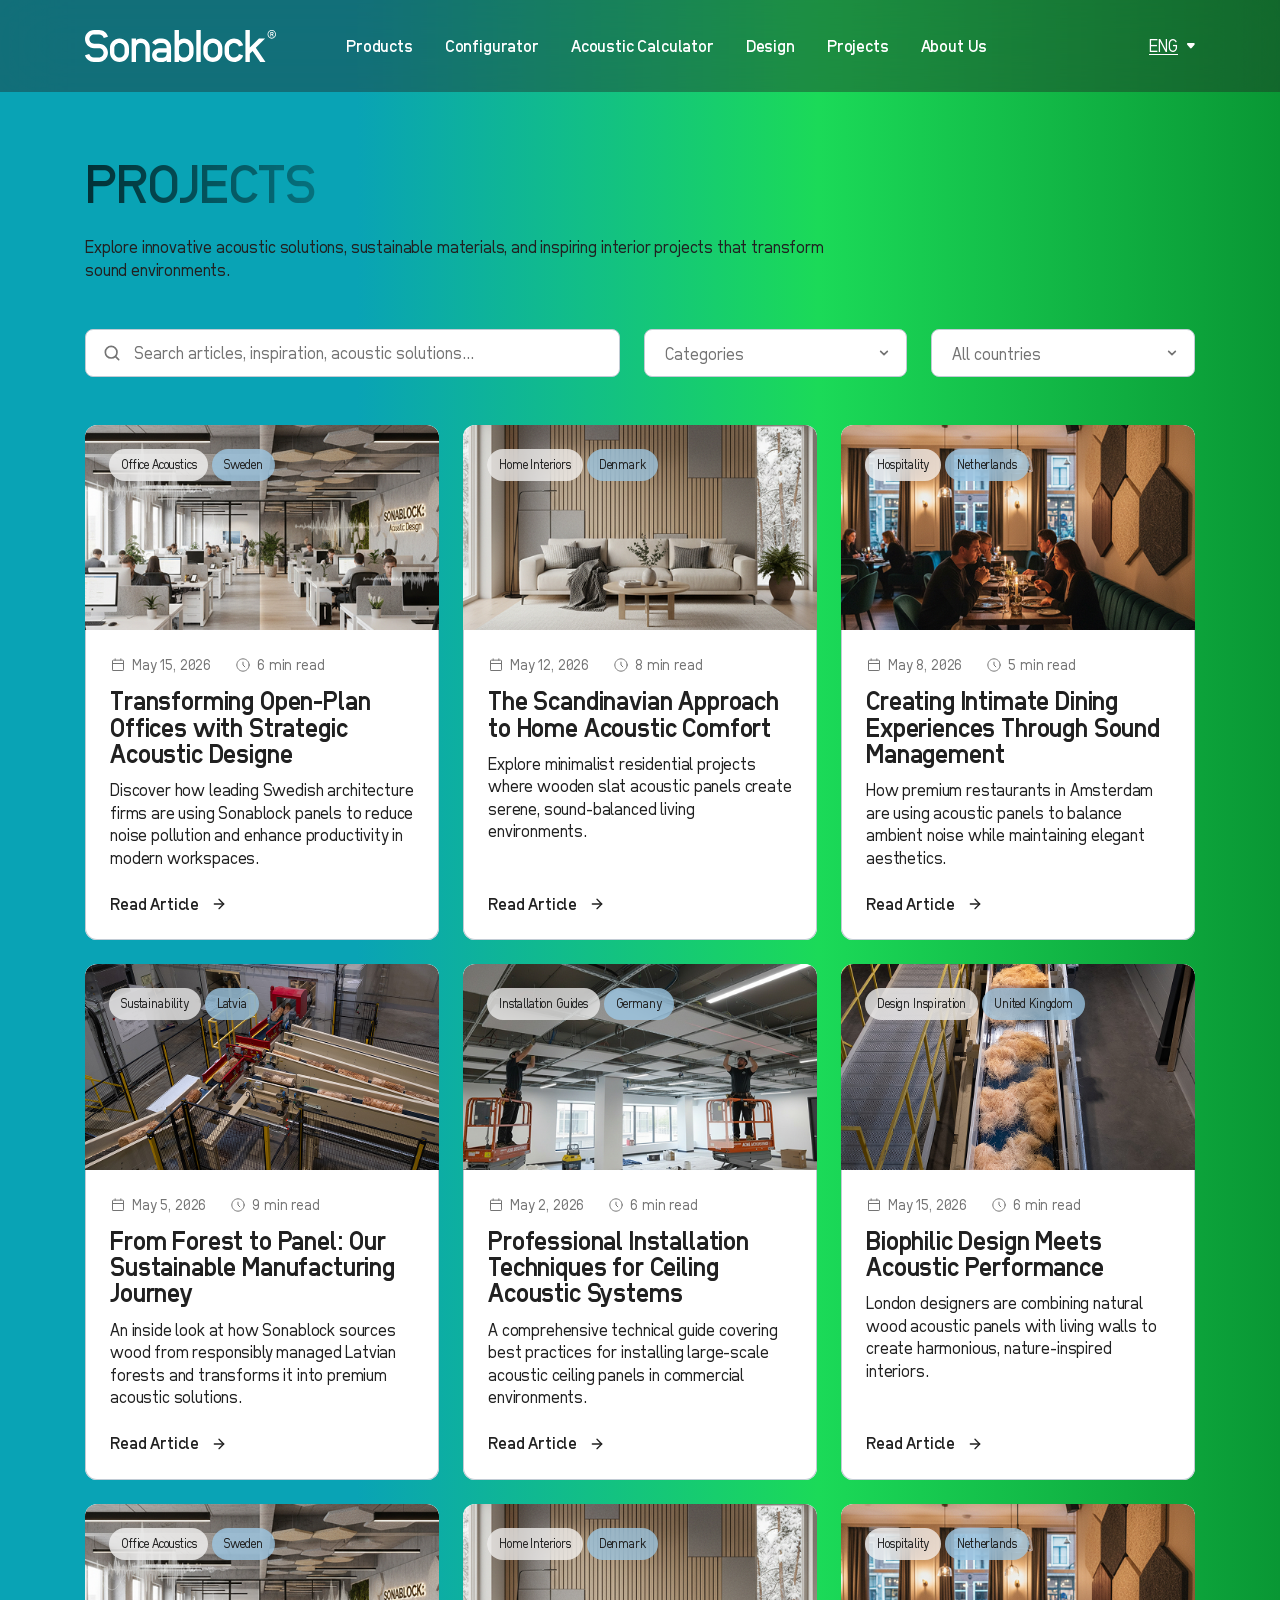
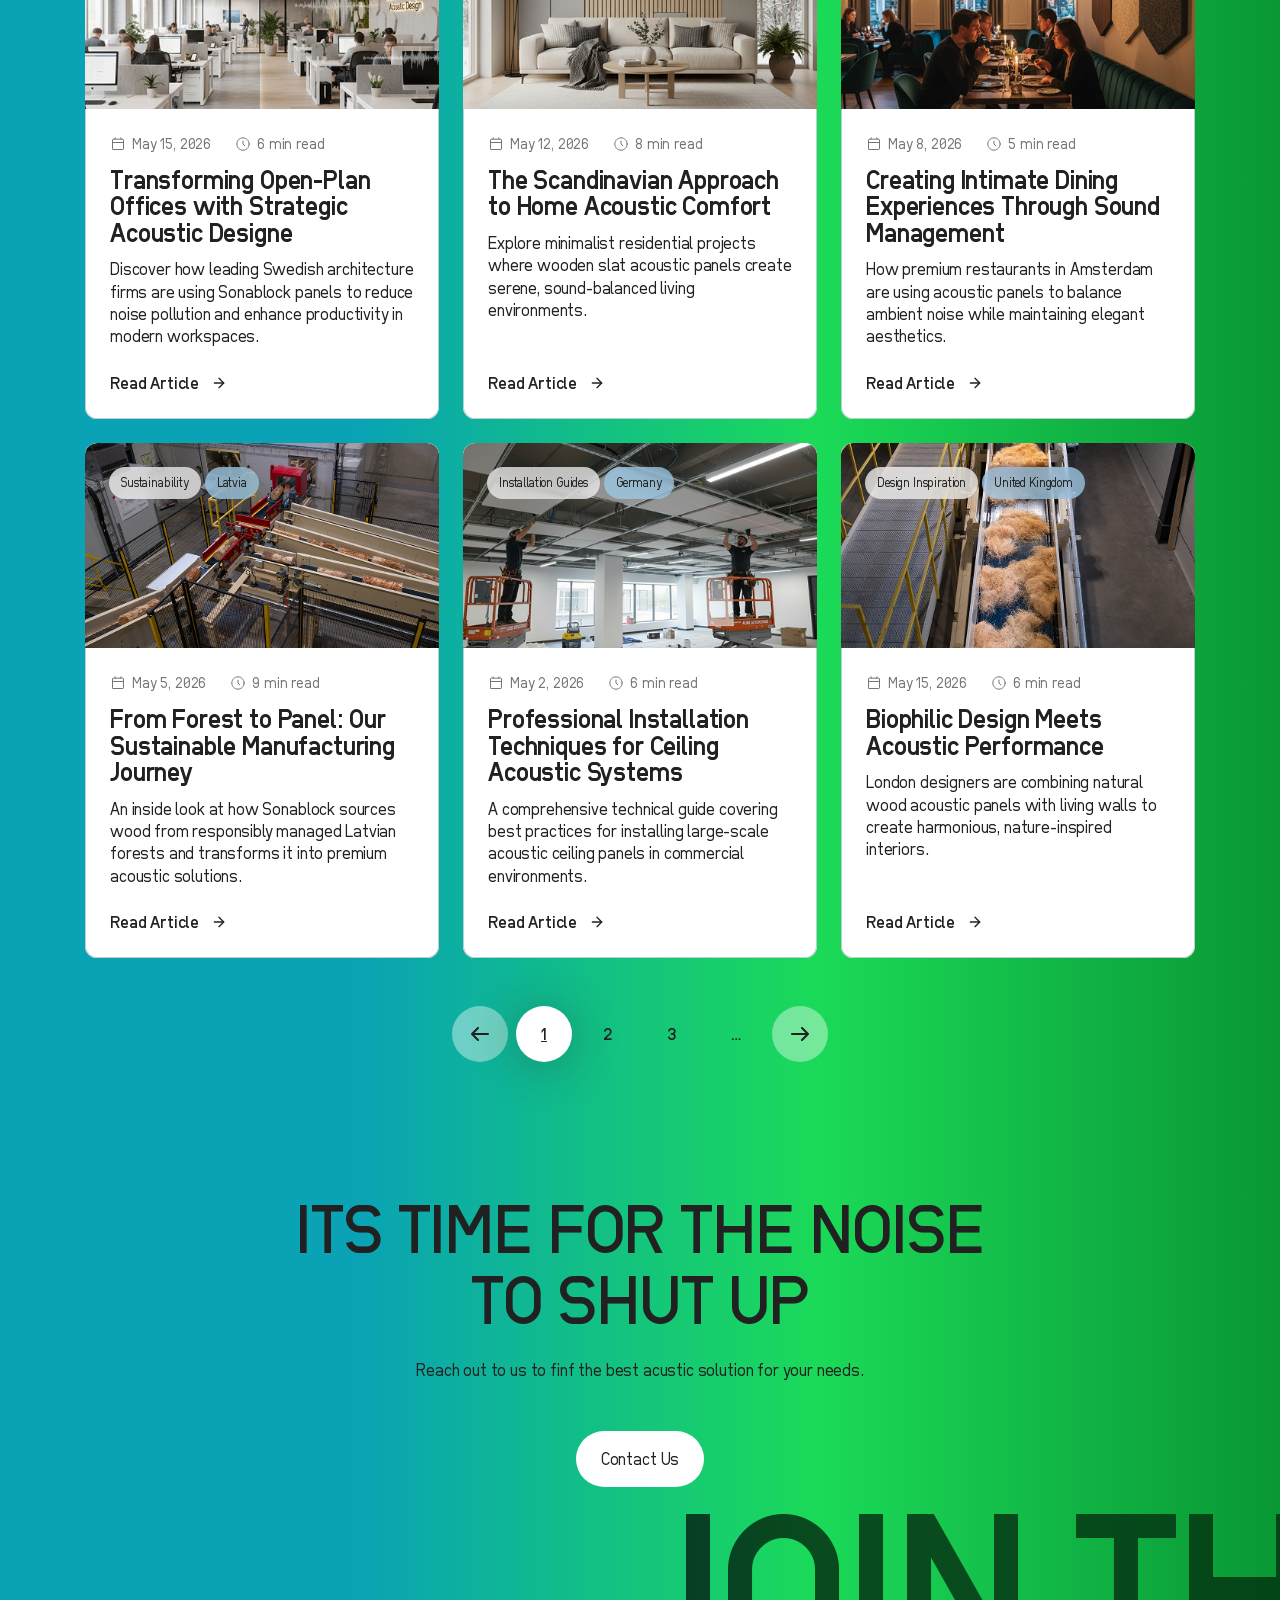
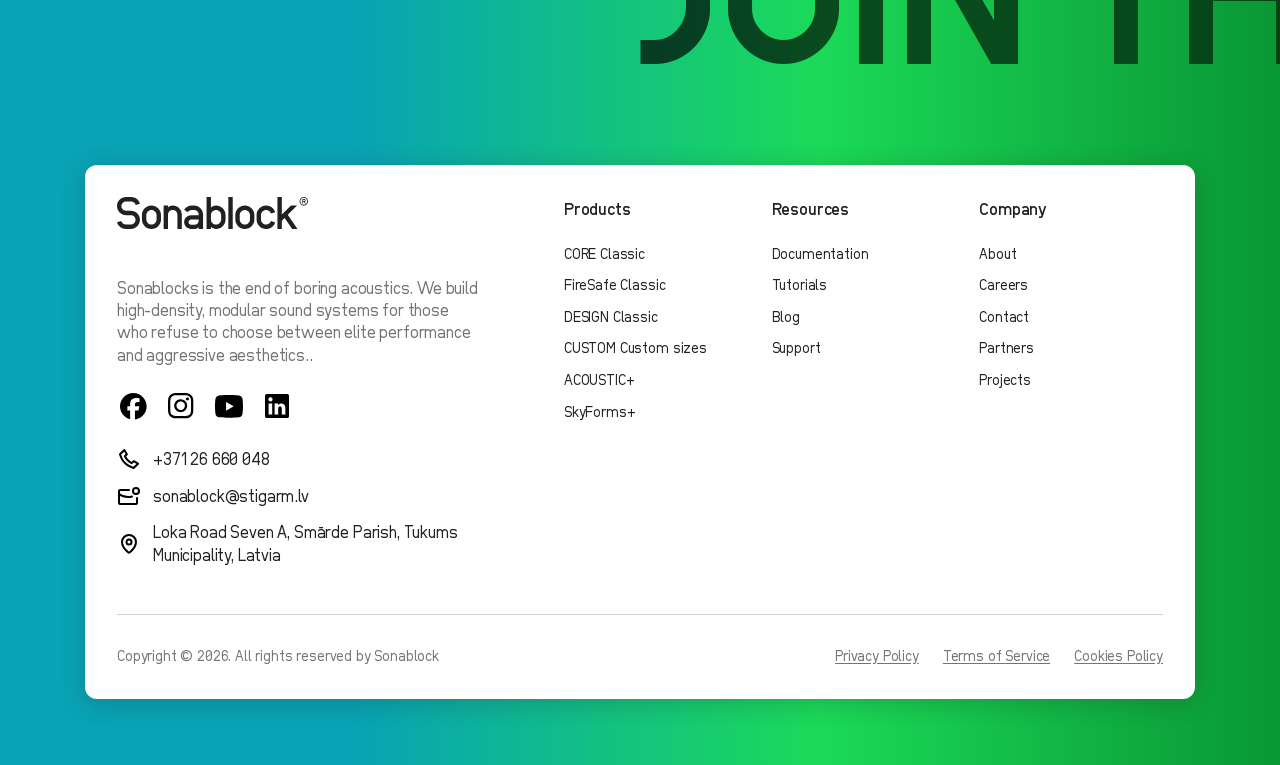
<file: blog-page.html>
<!DOCTYPE html>
<html lang="en">
    <head>
        <meta charset="UTF-8">
        <meta name="viewport" content="width=device-width, initial-scale=1, shrink-to-fit=no"> 
        <link href="assets/css/style.css?v=1" rel="stylesheet" />
        <title>Sonablock</title>
    </head>

    <body>
        <header id="masthead" class="site-header">
            <div class="container">
                <a href="#" class="site-logo">
                    <img src="assets/images/logo.svg" alt="">
                </a> 

                <nav id="site-navigation">                    
                    <ul id="primary-menu-list">  
                        <li class="menu-item menu-current-item">
                            <a href="#">Products</a>
                        </li>

                        <li class="menu-item">
                            <a href="#">Configurator</a>
                        </li>

                         <li class="menu-item">
                            <a href="#">Acoustic Calculator</a>
                        </li>

                         <li class="menu-item">
                            <a href="#">Design</a>
                        </li>

                         <li class="menu-item">
                            <a href="#">Projects</a>
                        </li>

                         <li class="menu-item">
                            <a href="#">About Us</a>
                        </li>

                    </ul>
                </nav> 
                
                <div class="site-header__buttons">
                    <a href="#" class="cta-btn btn btn-primary h-44">Join the silence</a>

                    <div class="header-lang-bar dropdown">
                        <button class="dropdown-toggle" type="button" data-bs-toggle="dropdown" aria-expanded="false">
                            <span>Eng</span>
                        </button>
    
                        <ul class="dropdown-menu">
                            <li>
                                <a class="dropdown-item" href="#">
                                    <span>LV</span>
                                </a>
                            </li>

                            <li>
                                <a class="dropdown-item" href="#">
                                    <span>LT</span>
                                </a>
                            </li>
                        </ul>
                    </div>

                    <button type="button" class="menu-toggle">
                        <span>Menu</span>

                        <div class="menu-toggle__icon-holder">
                            <i class="menu-toggle__icon"></i>
                        </div>
                    </button>                    
                </div>

            </div>
        </header>    
        
        <main id="main" class="site-main" role="main">

            <div class="container">
                <div class="page-heading-holder">
                    <h1 class="page-heading page-heading--gradient fz-80 m-0">Projects</h1>
                    <p>Explore innovative acoustic solutions, sustainable materials, and inspiring interior projects that transform sound environments.</p>
                </div>

                <div class="posts-toolbar">
                    <div class="posts-toolbar__search">
                        <input type="text" class="posts-toolbar__search-input wpcf7-form-control wpcf7-text input-text" placeholder="Search articles, inspiration, acoustic solutions...">
                    </div>

                    <div class="posts-toolbar__filter">
                        <select class="posts-toolbar__select" title="Categories">
                            <option>Office Acoustics</option>
                            <option>Home Interiors</option>
                            <option>Hospitality</option>
                        </select>
                    </div>

                    <div class="posts-toolbar__filter">
                        <select class="posts-toolbar__select" title="All countries">
                            <option>Sweden</option>
                            <option>Denmark</option>
                            <option>Norway</option>
                        </select>
                    </div>
                </div>

                <div class="posts-grid grid-3">
                    <article class="post-item">
                        <a href="#" class="post-item__image">
                            <img src="assets/images/grid-post-item-image-1.jpg" alt="">
                        </a>

                        <div class="post-item__tags">
                            <a href="#" class="post-item__tags-item">Office Acoustics</a>
                            <a href="#" class="post-item__tags-item">Sweden</a>
                        </div>
        
                        <div class="post-item__details"> 
                            <ul class="post-item__meta">
                                <li class="post-item__meta-added">May 15, 2026</li>
                                <li class="post-item__meta-read-time">6 min read</li>
                            </ul>                                        

                            <h3 class="post-item__details-title">
                                <a href="#">Transforming Open-Plan Offices with Strategic Acoustic Designe</a>
                            </h3>

                            <p class="post-item__excerpt">Discover how leading Swedish architecture firms are using Sonablock panels to reduce noise pollution and enhance productivity in modern workspaces.</p>

                            <a href="#" class="post-item__read-more">Read Article</a>
                        </div>
                    </article>

                    <article class="post-item">
                        <a href="#" class="post-item__image">
                            <img src="assets/images/grid-post-item-image-2.jpg" alt="">
                        </a>

                        <div class="post-item__tags">
                            <a href="#" class="post-item__tags-item">Home Interiors</a>
                            <a href="#" class="post-item__tags-item">Denmark</a>
                        </div>
        
                        <div class="post-item__details"> 
                            <ul class="post-item__meta">
                                <li class="post-item__meta-added">May 12, 2026</li>
                                <li class="post-item__meta-read-time">8 min read</li>
                            </ul>                                        

                            <h3 class="post-item__details-title">
                                <a href="#">The Scandinavian Approach to Home Acoustic Comfort</a>
                            </h3>

                            <p class="post-item__excerpt">Explore minimalist residential projects where wooden slat acoustic panels create serene, sound-balanced living environments.</p>

                            <a href="#" class="post-item__read-more">Read Article</a>
                        </div>
                    </article>

                    <article class="post-item">
                        <a href="#" class="post-item__image">
                            <img src="assets/images/grid-post-item-image-3.jpg" alt="">
                        </a>

                        <div class="post-item__tags">
                            <a href="#" class="post-item__tags-item">Hospitality</a>
                            <a href="#" class="post-item__tags-item">Netherlands</a>
                        </div>
        
                        <div class="post-item__details"> 
                            <ul class="post-item__meta">
                                <li class="post-item__meta-added">May 8, 2026</li>
                                <li class="post-item__meta-read-time">5 min read</li>
                            </ul>                                        

                            <h3 class="post-item__details-title">
                                <a href="#">Creating Intimate Dining Experiences Through Sound Management</a>
                            </h3>

                            <p class="post-item__excerpt">How premium restaurants in Amsterdam are using acoustic panels to balance ambient noise while maintaining elegant aesthetics.</p>

                            <a href="#" class="post-item__read-more">Read Article</a>
                        </div>
                    </article>

                    <article class="post-item">
                        <a href="#" class="post-item__image">
                            <img src="assets/images/grid-post-item-image-4.jpg" alt="">
                        </a>

                        <div class="post-item__tags">
                            <a href="#" class="post-item__tags-item">Sustainability</a>
                            <a href="#" class="post-item__tags-item">Latvia</a>
                        </div>
        
                        <div class="post-item__details"> 
                            <ul class="post-item__meta">
                                <li class="post-item__meta-added">May 5, 2026</li>
                                <li class="post-item__meta-read-time">9 min read</li>
                            </ul>                                        

                            <h3 class="post-item__details-title">
                                <a href="#">From Forest to Panel: Our Sustainable Manufacturing Journey</a>
                            </h3>

                            <p class="post-item__excerpt">An inside look at how Sonablock sources wood from responsibly managed Latvian forests and transforms it into premium acoustic solutions.</p>

                            <a href="#" class="post-item__read-more">Read Article</a>
                        </div>
                    </article>

                    <article class="post-item">
                        <a href="#" class="post-item__image">
                            <img src="assets/images/grid-post-item-image-5.jpg" alt="">
                        </a>

                        <div class="post-item__tags">
                            <a href="#" class="post-item__tags-item">Installation Guides</a>
                            <a href="#" class="post-item__tags-item">Germany</a>
                        </div>
        
                        <div class="post-item__details"> 
                            <ul class="post-item__meta">
                                <li class="post-item__meta-added">May 2, 2026</li>
                                <li class="post-item__meta-read-time">6 min read</li>
                            </ul>                                        
                            <h3 class="post-item__details-title">
                                <a href="#">Professional Installation Techniques for Ceiling Acoustic Systems</a>
                            </h3>

                            <p class="post-item__excerpt">A comprehensive technical guide covering best practices for installing large-scale acoustic ceiling panels in commercial environments.</p>

                            <a href="#" class="post-item__read-more">Read Article</a>
                        </div>
                    </article>

                    <article class="post-item">
                        <a href="#" class="post-item__image">
                            <img src="assets/images/grid-post-item-image-6.jpg" alt="">
                        </a>

                        <div class="post-item__tags">
                            <a href="#" class="post-item__tags-item">Design Inspiration</a>
                            <a href="#" class="post-item__tags-item">United Kingdom</a>
                        </div>
        
                        <div class="post-item__details"> 
                            <ul class="post-item__meta">
                                <li class="post-item__meta-added">May 15, 2026</li>
                                <li class="post-item__meta-read-time">6 min read</li>
                            </ul>                                        

                            <h3 class="post-item__details-title">
                                <a href="#">Biophilic Design Meets Acoustic Performance</a>
                            </h3>

                            <p class="post-item__excerpt">London designers are combining natural wood acoustic panels with living walls to create harmonious, nature-inspired interiors.</p>

                            <a href="#" class="post-item__read-more">Read Article</a>
                        </div>
                    </article>

                    <article class="post-item">
                        <a href="#" class="post-item__image">
                            <img src="assets/images/grid-post-item-image-1.jpg" alt="">
                        </a>

                        <div class="post-item__tags">
                            <a href="#" class="post-item__tags-item">Office Acoustics</a>
                            <a href="#" class="post-item__tags-item">Sweden</a>
                        </div>
        
                        <div class="post-item__details"> 
                            <ul class="post-item__meta">
                                <li class="post-item__meta-added">May 15, 2026</li>
                                <li class="post-item__meta-read-time">6 min read</li>
                            </ul>                                        

                            <h3 class="post-item__details-title">
                                <a href="#">Transforming Open-Plan Offices with Strategic Acoustic Designe</a>
                            </h3>

                            <p class="post-item__excerpt">Discover how leading Swedish architecture firms are using Sonablock panels to reduce noise pollution and enhance productivity in modern workspaces.</p>

                            <a href="#" class="post-item__read-more">Read Article</a>
                        </div>
                    </article>

                    <article class="post-item">
                        <a href="#" class="post-item__image">
                            <img src="assets/images/grid-post-item-image-2.jpg" alt="">
                        </a>

                        <div class="post-item__tags">
                            <a href="#" class="post-item__tags-item">Home Interiors</a>
                            <a href="#" class="post-item__tags-item">Denmark</a>
                        </div>
        
                        <div class="post-item__details"> 
                            <ul class="post-item__meta">
                                <li class="post-item__meta-added">May 12, 2026</li>
                                <li class="post-item__meta-read-time">8 min read</li>
                            </ul>                                        

                            <h3 class="post-item__details-title">
                                <a href="#">The Scandinavian Approach to Home Acoustic Comfort</a>
                            </h3>

                            <p class="post-item__excerpt">Explore minimalist residential projects where wooden slat acoustic panels create serene, sound-balanced living environments.</p>

                            <a href="#" class="post-item__read-more">Read Article</a>
                        </div>
                    </article>

                    <article class="post-item">
                        <a href="#" class="post-item__image">
                            <img src="assets/images/grid-post-item-image-3.jpg" alt="">
                        </a>

                        <div class="post-item__tags">
                            <a href="#" class="post-item__tags-item">Hospitality</a>
                            <a href="#" class="post-item__tags-item">Netherlands</a>
                        </div>
        
                        <div class="post-item__details"> 
                            <ul class="post-item__meta">
                                <li class="post-item__meta-added">May 8, 2026</li>
                                <li class="post-item__meta-read-time">5 min read</li>
                            </ul>                                        

                            <h3 class="post-item__details-title">
                                <a href="#">Creating Intimate Dining Experiences Through Sound Management</a>
                            </h3>

                            <p class="post-item__excerpt">How premium restaurants in Amsterdam are using acoustic panels to balance ambient noise while maintaining elegant aesthetics.</p>

                            <a href="#" class="post-item__read-more">Read Article</a>
                        </div>
                    </article>

                    <article class="post-item">
                        <a href="#" class="post-item__image">
                            <img src="assets/images/grid-post-item-image-4.jpg" alt="">
                        </a>

                        <div class="post-item__tags">
                            <a href="#" class="post-item__tags-item">Sustainability</a>
                            <a href="#" class="post-item__tags-item">Latvia</a>
                        </div>
        
                        <div class="post-item__details"> 
                            <ul class="post-item__meta">
                                <li class="post-item__meta-added">May 5, 2026</li>
                                <li class="post-item__meta-read-time">9 min read</li>
                            </ul>                                        

                            <h3 class="post-item__details-title">
                                <a href="#">From Forest to Panel: Our Sustainable Manufacturing Journey</a>
                            </h3>

                            <p class="post-item__excerpt">An inside look at how Sonablock sources wood from responsibly managed Latvian forests and transforms it into premium acoustic solutions.</p>

                            <a href="#" class="post-item__read-more">Read Article</a>
                        </div>
                    </article>

                    <article class="post-item">
                        <a href="#" class="post-item__image">
                            <img src="assets/images/grid-post-item-image-5.jpg" alt="">
                        </a>

                        <div class="post-item__tags">
                            <a href="#" class="post-item__tags-item">Installation Guides</a>
                            <a href="#" class="post-item__tags-item">Germany</a>
                        </div>
        
                        <div class="post-item__details"> 
                            <ul class="post-item__meta">
                                <li class="post-item__meta-added">May 2, 2026</li>
                                <li class="post-item__meta-read-time">6 min read</li>
                            </ul>                                        
                            <h3 class="post-item__details-title">
                                <a href="#">Professional Installation Techniques for Ceiling Acoustic Systems</a>
                            </h3>

                            <p class="post-item__excerpt">A comprehensive technical guide covering best practices for installing large-scale acoustic ceiling panels in commercial environments.</p>

                            <a href="#" class="post-item__read-more">Read Article</a>
                        </div>
                    </article>

                    <article class="post-item">
                        <a href="#" class="post-item__image">
                            <img src="assets/images/grid-post-item-image-6.jpg" alt="">
                        </a>

                        <div class="post-item__tags">
                            <a href="#" class="post-item__tags-item">Design Inspiration</a>
                            <a href="#" class="post-item__tags-item">United Kingdom</a>
                        </div>
        
                        <div class="post-item__details"> 
                            <ul class="post-item__meta">
                                <li class="post-item__meta-added">May 15, 2026</li>
                                <li class="post-item__meta-read-time">6 min read</li>
                            </ul>                                        

                            <h3 class="post-item__details-title">
                                <a href="#">Biophilic Design Meets Acoustic Performance</a>
                            </h3>

                            <p class="post-item__excerpt">London designers are combining natural wood acoustic panels with living walls to create harmonious, nature-inspired interiors.</p>

                            <a href="#" class="post-item__read-more">Read Article</a>
                        </div>
                    </article>
                </div>

                <nav class="navigation pagination" aria-label="Posts">
                    <div class="nav-links">
                        <a class="prev page-numbers" href="#">Previous</a>
                        <span aria-current="page" class="page-numbers current">1</span>
                        <a class="page-numbers" href="#">2</a>
                        <a class="page-numbers" href="#">3</a>
                        <span class="page-numbers dots">&hellip;</span>
                        <a class="next page-numbers" href="#">Next</a>
                    </div>
                </nav>
            </div>

            <section class="cta-section" data-title="Join the silence">
                <div class="container">
                    <div class="section-heading-holder mw-700">
                        <h2 class="section-heading section-heading--gradient">ITS TIME FOR THE NOISE TO SHUT UP</h2>
                        <p>Reach out to us to finf the best acustic solution for your needs.</p>

                        <a href="#" class="cta-section__btn btn btn-primary">Contact Us</a>
                    </div>
                </div>
            </section>
        </main>

        <footer id="main-footer">      
            <div class="container">
                <div class="footer-content">
                    <div class="footer-content__main">
                        <div class="widget-text">
                            <div class="footer-logo">
                                <img src="assets/images/logos/footer-logo.svg" alt="">
                            </div>

                            <p>Sonablocks is the end of boring acoustics. We build high-density, modular sound systems for those who refuse to choose between elite performance and aggressive aesthetics..</p>

                            <ul class="social-media">
                                <li>
                                    <a href="#" target="_blank">
                                        <img src="assets/images/icons/footer-fb-icon.svg" alt="">
                                    </a>
                                </li>

                                <li>
                                    <a href="#" target="_blank">
                                        <img src="assets/images/icons/footer-ig-icon.svg" alt="">
                                    </a>
                                </li>

                                <li>
                                    <a href="#" target="_blank">
                                        <img src="assets/images/icons/footer-yt-icon.svg" alt="">
                                    </a>
                                </li>

                                <li>
                                    <a href="#" target="_blank">
                                        <img src="assets/images/icons/footer-linked-icon.svg" alt="">
                                    </a>
                                </li>
                            </ul>

                            <ul class="footer-contacts">
                                <li>
                                    <a href="tel:+37126660048">
                                        <div class="footer-contacts__icon">
                                            <img src="assets/images/icons/footer-phone.svg" alt="">
                                        </div>

                                        <span>+371 26 660 048</span>
                                    </a>
                                </li>

                                <li>
                                    <a href="mailto:sonablock@stigarm.lv">
                                        <div class="footer-contacts__icon">
                                            <img src="assets/images/icons/footer-email.svg" alt="">
                                        </div>

                                        <span>sonablock@stigarm.lv</span>
                                    </a>
                                </li>

                                <li>
                                    <a href="#">
                                        <div class="footer-contacts__icon">
                                            <img src="assets/images/icons/footer-location.svg" alt="">
                                        </div>

                                        <span>Loka Road Seven A, Smārde Parish, Tukums Municipality, Latvia</span>
                                    </a>
                                </li>
                            </ul>
                        </div>

                        <div class="right-side">
                            <div class="menu-col">
                                <h4 class="widget-title">Products</h4>

                                <ul class="menu">
                                    <li class="menu-item">
                                        <a href="#">CORE Classic</a>
                                    </li>

                                    <li class="menu-item">
                                        <a href="#">FireSafe Classic</a>
                                    </li>

                                    <li class="menu-item">
                                        <a href="#">DESIGN Classic</a>
                                    </li>

                                    <li class="menu-item">
                                        <a href="#">CUSTOM Custom sizes</a>
                                    </li>

                                    <li class="menu-item">
                                        <a href="#">ACOUSTIC+</a>
                                    </li>

                                    <li class="menu-item">
                                        <a href="#">SkyForms+</a>
                                    </li>
                                </ul>
                            </div>

                            <div class="menu-col">
                                <h4 class="widget-title">Resources</h4>

                                <ul class="menu">
                                    <li class="menu-item">
                                        <a href="#">Documentation</a>
                                    </li>

                                    <li class="menu-item">
                                        <a href="#">Tutorials</a>
                                    </li>

                                    <li class="menu-item">
                                        <a href="#">Blog</a>
                                    </li>

                                    <li class="menu-item">
                                        <a href="#">Support</a>
                                    </li>
                                </ul>
                            </div>

                            <div class="menu-col">
                                <h4 class="widget-title">Company</h4>

                                <ul class="menu">
                                    <li class="menu-item">
                                        <a href="#">About</a>
                                    </li>

                                    <li class="menu-item">
                                        <a href="#">Careers</a>
                                    </li>

                                    <li class="menu-item">
                                        <a href="#">Contact</a>
                                    </li>

                                    <li class="menu-item">
                                        <a href="#">Partners</a>
                                    </li>

                                    <li class="menu-item">
                                        <a href="#">Projects</a>
                                    </li>
                                </ul>
                            </div>
                        </div>
                    </div>

                    <div class="footer-content__bottom">
                        <span class="footer-content__bottom-copyrights">Copyright &copy; 2026. All rights reserved by Sonablock</span>

                        <ul class="footer-content__bottom-links d-flex">
                            <li>
                                <a href="#">Privacy Policy</a>
                            </li>

                            <li>
                                <a href="#">Terms of Service</a>
                            </li>

                            <li>
                                <a href="#">Cookies Policy</a>
                            </li>

                        </ul>
                    </div>
                </div>               
            </div>        
        </footer>

        <div class="content-overlay"></div>

        <!-- JS files -->
        <script src="assets/js/jquery.min.js"></script>
        <script src="assets/bootstrap/dist/js/bootstrap.bundle.js"></script> 
        <script src="assets/js/swiper-bundle.min.js"></script> 
        <script src="assets/js/bootstrap-select.min.js"></script>
        <script src="assets/js/fancybox.min.js"></script> 
        <script src="assets/js/functions.js?v=1"></script>       
    </body>
</html>
</file>
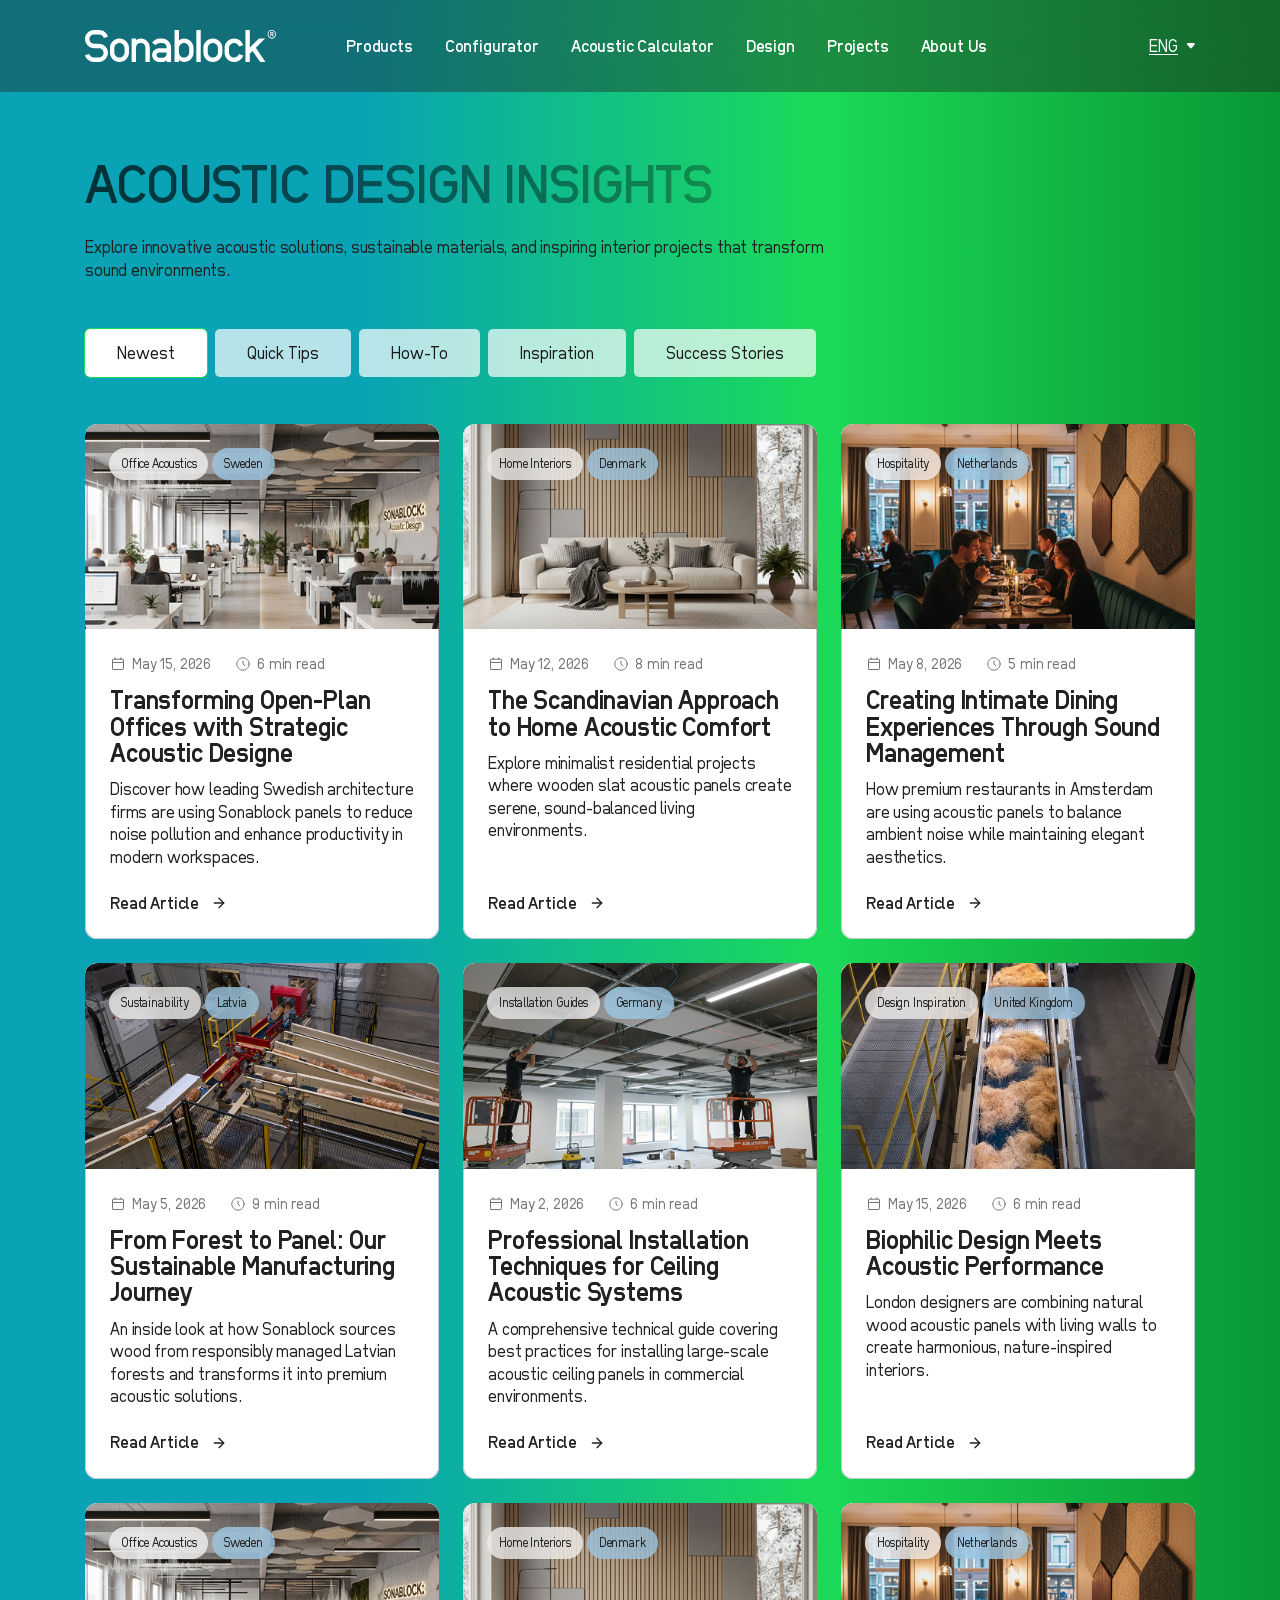
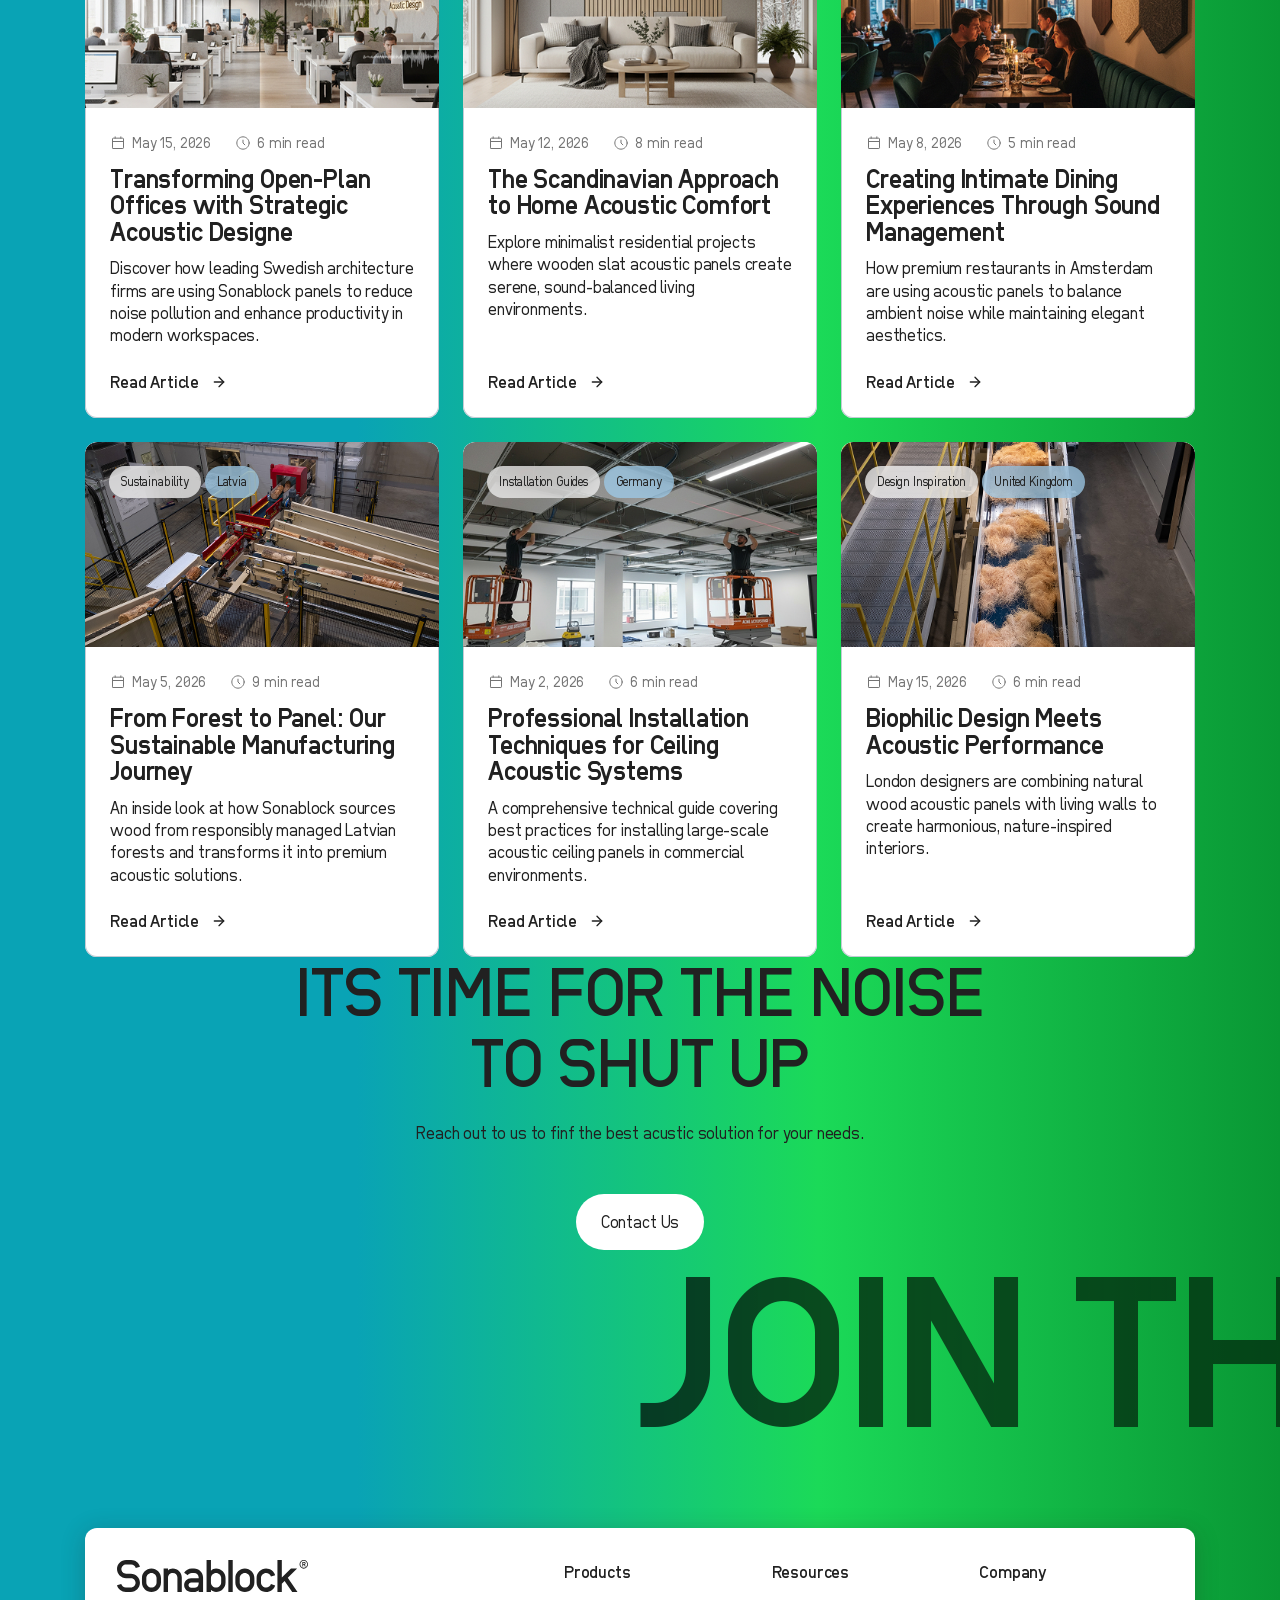
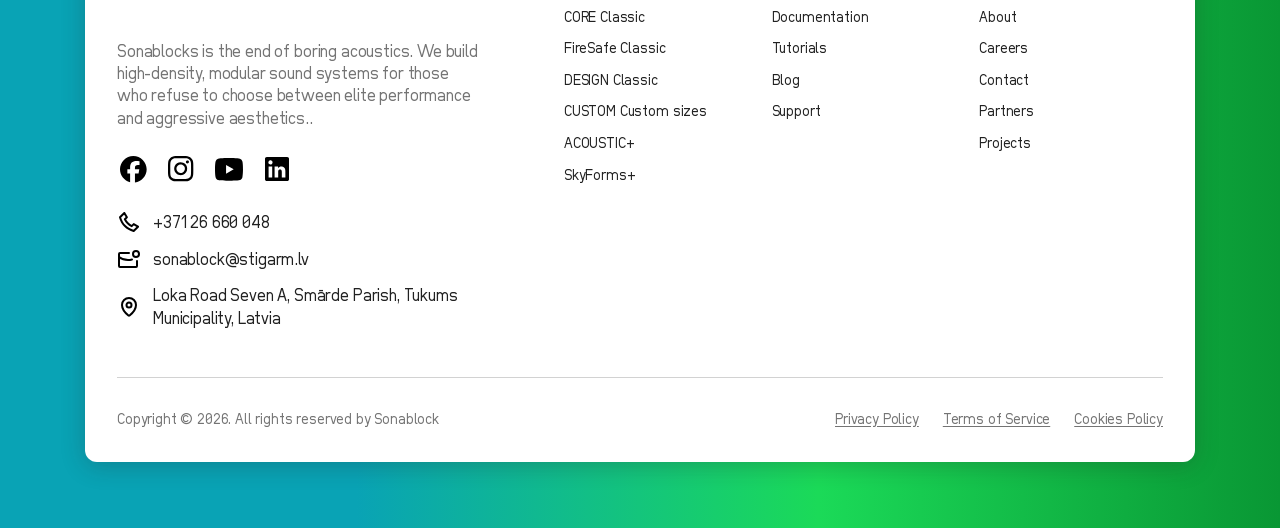
<file: blog-with-tabs.html>
<!DOCTYPE html>
<html lang="en">
    <head>
        <meta charset="UTF-8">
        <meta name="viewport" content="width=device-width, initial-scale=1, shrink-to-fit=no"> 
        <link href="assets/css/style.css?v=1" rel="stylesheet" />
        <title>Sonablock</title>
    </head>

    <body>
        <header id="masthead" class="site-header">
            <div class="container">
                <a href="#" class="site-logo">
                    <img src="assets/images/logo.svg" alt="">
                </a> 

                <nav id="site-navigation">                    
                    <ul id="primary-menu-list">  
                        <li class="menu-item menu-current-item">
                            <a href="#">Products</a>
                        </li>

                        <li class="menu-item">
                            <a href="#">Configurator</a>
                        </li>

                         <li class="menu-item">
                            <a href="#">Acoustic Calculator</a>
                        </li>

                         <li class="menu-item">
                            <a href="#">Design</a>
                        </li>

                         <li class="menu-item">
                            <a href="#">Projects</a>
                        </li>

                         <li class="menu-item">
                            <a href="#">About Us</a>
                        </li>

                    </ul>
                </nav> 
                
                <div class="site-header__buttons">
                    <a href="#" class="cta-btn btn btn-primary h-44">Join the silence</a>

                    <div class="header-lang-bar dropdown">
                        <button class="dropdown-toggle" type="button" data-bs-toggle="dropdown" aria-expanded="false">
                            <span>Eng</span>
                        </button>
    
                        <ul class="dropdown-menu">
                            <li>
                                <a class="dropdown-item" href="#">
                                    <span>LV</span>
                                </a>
                            </li>

                            <li>
                                <a class="dropdown-item" href="#">
                                    <span>LT</span>
                                </a>
                            </li>
                        </ul>
                    </div>

                    <button type="button" class="menu-toggle">
                        <span>Menu</span>

                        <div class="menu-toggle__icon-holder">
                            <i class="menu-toggle__icon"></i>
                        </div>
                    </button>                    
                </div>

            </div>
        </header>    
        
        <main id="main" class="site-main" role="main">

            <div class="container">
                <div class="page-heading-holder">
                    <h1 class="page-heading page-heading--gradient fz-80 m-0">Acoustic Design Insights</h1>
                    <p>Explore innovative acoustic solutions, sustainable materials, and inspiring interior projects that transform sound environments.</p>
                </div>


                <ul class="nav nav-tabs" role="tablist">
                    <li class="nav-item" role="presentation">
                        <button class="nav-link active" data-bs-toggle="tab" data-bs-target="#tab-pane-1" type="button" role="tab" aria-controls="tab-pane-1" aria-selected="true">Newest</button>
                    </li>

                    <li class="nav-item" role="presentation">
                        <button class="nav-link" data-bs-toggle="tab" data-bs-target="#tab-pane-2" type="button" role="tab" aria-controls="tab-pane-2" aria-selected="false">Quick Tips</button>
                    </li>

                    <li class="nav-item" role="presentation">
                        <button class="nav-link" data-bs-toggle="tab" data-bs-target="#tab-pane-3" type="button" role="tab" aria-controls="tab-pane-3" aria-selected="false">How-To</button>
                    </li>

                    <li class="nav-item" role="presentation">
                        <button class="nav-link" data-bs-toggle="tab" data-bs-target="#tab-pane-4" type="button" role="tab" aria-controls="tab-pane-4" aria-selected="false">Inspiration</button>
                    </li>

                    <li class="nav-item" role="presentation">
                        <button class="nav-link" data-bs-toggle="tab" data-bs-target="#tab-pane-5" type="button" role="tab" aria-controls="tab-pane-5" aria-selected="false">Success Stories</button>
                    </li>
                </ul>

                <div class="tab-content">
                    <div class="tab-pane fade show active" id="tab-pane-1" role="tabpanel" aria-labelledby="tab-pane-1" tabindex="0">
                        <div class="posts-grid grid-3">
                            <article class="post-item">
                                <a href="#" class="post-item__image">
                                    <img src="assets/images/grid-post-item-image-1.jpg" alt="">
                                </a>

                                <div class="post-item__tags">
                                    <a href="#" class="post-item__tags-item">Office Acoustics</a>
                                    <a href="#" class="post-item__tags-item">Sweden</a>
                                </div>
                
                                <div class="post-item__details"> 
                                    <ul class="post-item__meta">
                                        <li class="post-item__meta-added">May 15, 2026</li>
                                        <li class="post-item__meta-read-time">6 min read</li>
                                    </ul>                                        

                                    <h3 class="post-item__details-title">
                                        <a href="#">Transforming Open-Plan Offices with Strategic Acoustic Designe</a>
                                    </h3>

                                    <p class="post-item__excerpt">Discover how leading Swedish architecture firms are using Sonablock panels to reduce noise pollution and enhance productivity in modern workspaces.</p>

                                    <a href="#" class="post-item__read-more">Read Article</a>
                                </div>
                            </article>

                            <article class="post-item">
                                <a href="#" class="post-item__image">
                                    <img src="assets/images/grid-post-item-image-2.jpg" alt="">
                                </a>

                                <div class="post-item__tags">
                                    <a href="#" class="post-item__tags-item">Home Interiors</a>
                                    <a href="#" class="post-item__tags-item">Denmark</a>
                                </div>
                
                                <div class="post-item__details"> 
                                    <ul class="post-item__meta">
                                        <li class="post-item__meta-added">May 12, 2026</li>
                                        <li class="post-item__meta-read-time">8 min read</li>
                                    </ul>                                        

                                    <h3 class="post-item__details-title">
                                        <a href="#">The Scandinavian Approach to Home Acoustic Comfort</a>
                                    </h3>

                                    <p class="post-item__excerpt">Explore minimalist residential projects where wooden slat acoustic panels create serene, sound-balanced living environments.</p>

                                    <a href="#" class="post-item__read-more">Read Article</a>
                                </div>
                            </article>

                            <article class="post-item">
                                <a href="#" class="post-item__image">
                                    <img src="assets/images/grid-post-item-image-3.jpg" alt="">
                                </a>

                                <div class="post-item__tags">
                                    <a href="#" class="post-item__tags-item">Hospitality</a>
                                    <a href="#" class="post-item__tags-item">Netherlands</a>
                                </div>
                
                                <div class="post-item__details"> 
                                    <ul class="post-item__meta">
                                        <li class="post-item__meta-added">May 8, 2026</li>
                                        <li class="post-item__meta-read-time">5 min read</li>
                                    </ul>                                        

                                    <h3 class="post-item__details-title">
                                        <a href="#">Creating Intimate Dining Experiences Through Sound Management</a>
                                    </h3>

                                    <p class="post-item__excerpt">How premium restaurants in Amsterdam are using acoustic panels to balance ambient noise while maintaining elegant aesthetics.</p>

                                    <a href="#" class="post-item__read-more">Read Article</a>
                                </div>
                            </article>

                            <article class="post-item">
                                <a href="#" class="post-item__image">
                                    <img src="assets/images/grid-post-item-image-4.jpg" alt="">
                                </a>

                                <div class="post-item__tags">
                                    <a href="#" class="post-item__tags-item">Sustainability</a>
                                    <a href="#" class="post-item__tags-item">Latvia</a>
                                </div>
                
                                <div class="post-item__details"> 
                                    <ul class="post-item__meta">
                                        <li class="post-item__meta-added">May 5, 2026</li>
                                        <li class="post-item__meta-read-time">9 min read</li>
                                    </ul>                                        

                                    <h3 class="post-item__details-title">
                                        <a href="#">From Forest to Panel: Our Sustainable Manufacturing Journey</a>
                                    </h3>

                                    <p class="post-item__excerpt">An inside look at how Sonablock sources wood from responsibly managed Latvian forests and transforms it into premium acoustic solutions.</p>

                                    <a href="#" class="post-item__read-more">Read Article</a>
                                </div>
                            </article>

                            <article class="post-item">
                                <a href="#" class="post-item__image">
                                    <img src="assets/images/grid-post-item-image-5.jpg" alt="">
                                </a>

                                <div class="post-item__tags">
                                    <a href="#" class="post-item__tags-item">Installation Guides</a>
                                    <a href="#" class="post-item__tags-item">Germany</a>
                                </div>
                
                                <div class="post-item__details"> 
                                    <ul class="post-item__meta">
                                        <li class="post-item__meta-added">May 2, 2026</li>
                                        <li class="post-item__meta-read-time">6 min read</li>
                                    </ul>                                        
                                    <h3 class="post-item__details-title">
                                        <a href="#">Professional Installation Techniques for Ceiling Acoustic Systems</a>
                                    </h3>

                                    <p class="post-item__excerpt">A comprehensive technical guide covering best practices for installing large-scale acoustic ceiling panels in commercial environments.</p>

                                    <a href="#" class="post-item__read-more">Read Article</a>
                                </div>
                            </article>

                            <article class="post-item">
                                <a href="#" class="post-item__image">
                                    <img src="assets/images/grid-post-item-image-6.jpg" alt="">
                                </a>

                                <div class="post-item__tags">
                                    <a href="#" class="post-item__tags-item">Design Inspiration</a>
                                    <a href="#" class="post-item__tags-item">United Kingdom</a>
                                </div>
                
                                <div class="post-item__details"> 
                                    <ul class="post-item__meta">
                                        <li class="post-item__meta-added">May 15, 2026</li>
                                        <li class="post-item__meta-read-time">6 min read</li>
                                    </ul>                                        

                                    <h3 class="post-item__details-title">
                                        <a href="#">Biophilic Design Meets Acoustic Performance</a>
                                    </h3>

                                    <p class="post-item__excerpt">London designers are combining natural wood acoustic panels with living walls to create harmonious, nature-inspired interiors.</p>

                                    <a href="#" class="post-item__read-more">Read Article</a>
                                </div>
                            </article>

                            <article class="post-item">
                                <a href="#" class="post-item__image">
                                    <img src="assets/images/grid-post-item-image-1.jpg" alt="">
                                </a>

                                <div class="post-item__tags">
                                    <a href="#" class="post-item__tags-item">Office Acoustics</a>
                                    <a href="#" class="post-item__tags-item">Sweden</a>
                                </div>
                
                                <div class="post-item__details"> 
                                    <ul class="post-item__meta">
                                        <li class="post-item__meta-added">May 15, 2026</li>
                                        <li class="post-item__meta-read-time">6 min read</li>
                                    </ul>                                        

                                    <h3 class="post-item__details-title">
                                        <a href="#">Transforming Open-Plan Offices with Strategic Acoustic Designe</a>
                                    </h3>

                                    <p class="post-item__excerpt">Discover how leading Swedish architecture firms are using Sonablock panels to reduce noise pollution and enhance productivity in modern workspaces.</p>

                                    <a href="#" class="post-item__read-more">Read Article</a>
                                </div>
                            </article>

                            <article class="post-item">
                                <a href="#" class="post-item__image">
                                    <img src="assets/images/grid-post-item-image-2.jpg" alt="">
                                </a>

                                <div class="post-item__tags">
                                    <a href="#" class="post-item__tags-item">Home Interiors</a>
                                    <a href="#" class="post-item__tags-item">Denmark</a>
                                </div>
                
                                <div class="post-item__details"> 
                                    <ul class="post-item__meta">
                                        <li class="post-item__meta-added">May 12, 2026</li>
                                        <li class="post-item__meta-read-time">8 min read</li>
                                    </ul>                                        

                                    <h3 class="post-item__details-title">
                                        <a href="#">The Scandinavian Approach to Home Acoustic Comfort</a>
                                    </h3>

                                    <p class="post-item__excerpt">Explore minimalist residential projects where wooden slat acoustic panels create serene, sound-balanced living environments.</p>

                                    <a href="#" class="post-item__read-more">Read Article</a>
                                </div>
                            </article>

                            <article class="post-item">
                                <a href="#" class="post-item__image">
                                    <img src="assets/images/grid-post-item-image-3.jpg" alt="">
                                </a>

                                <div class="post-item__tags">
                                    <a href="#" class="post-item__tags-item">Hospitality</a>
                                    <a href="#" class="post-item__tags-item">Netherlands</a>
                                </div>
                
                                <div class="post-item__details"> 
                                    <ul class="post-item__meta">
                                        <li class="post-item__meta-added">May 8, 2026</li>
                                        <li class="post-item__meta-read-time">5 min read</li>
                                    </ul>                                        

                                    <h3 class="post-item__details-title">
                                        <a href="#">Creating Intimate Dining Experiences Through Sound Management</a>
                                    </h3>

                                    <p class="post-item__excerpt">How premium restaurants in Amsterdam are using acoustic panels to balance ambient noise while maintaining elegant aesthetics.</p>

                                    <a href="#" class="post-item__read-more">Read Article</a>
                                </div>
                            </article>

                            <article class="post-item">
                                <a href="#" class="post-item__image">
                                    <img src="assets/images/grid-post-item-image-4.jpg" alt="">
                                </a>

                                <div class="post-item__tags">
                                    <a href="#" class="post-item__tags-item">Sustainability</a>
                                    <a href="#" class="post-item__tags-item">Latvia</a>
                                </div>
                
                                <div class="post-item__details"> 
                                    <ul class="post-item__meta">
                                        <li class="post-item__meta-added">May 5, 2026</li>
                                        <li class="post-item__meta-read-time">9 min read</li>
                                    </ul>                                        

                                    <h3 class="post-item__details-title">
                                        <a href="#">From Forest to Panel: Our Sustainable Manufacturing Journey</a>
                                    </h3>

                                    <p class="post-item__excerpt">An inside look at how Sonablock sources wood from responsibly managed Latvian forests and transforms it into premium acoustic solutions.</p>

                                    <a href="#" class="post-item__read-more">Read Article</a>
                                </div>
                            </article>

                            <article class="post-item">
                                <a href="#" class="post-item__image">
                                    <img src="assets/images/grid-post-item-image-5.jpg" alt="">
                                </a>

                                <div class="post-item__tags">
                                    <a href="#" class="post-item__tags-item">Installation Guides</a>
                                    <a href="#" class="post-item__tags-item">Germany</a>
                                </div>
                
                                <div class="post-item__details"> 
                                    <ul class="post-item__meta">
                                        <li class="post-item__meta-added">May 2, 2026</li>
                                        <li class="post-item__meta-read-time">6 min read</li>
                                    </ul>                                        
                                    <h3 class="post-item__details-title">
                                        <a href="#">Professional Installation Techniques for Ceiling Acoustic Systems</a>
                                    </h3>

                                    <p class="post-item__excerpt">A comprehensive technical guide covering best practices for installing large-scale acoustic ceiling panels in commercial environments.</p>

                                    <a href="#" class="post-item__read-more">Read Article</a>
                                </div>
                            </article>

                            <article class="post-item">
                                <a href="#" class="post-item__image">
                                    <img src="assets/images/grid-post-item-image-6.jpg" alt="">
                                </a>

                                <div class="post-item__tags">
                                    <a href="#" class="post-item__tags-item">Design Inspiration</a>
                                    <a href="#" class="post-item__tags-item">United Kingdom</a>
                                </div>
                
                                <div class="post-item__details"> 
                                    <ul class="post-item__meta">
                                        <li class="post-item__meta-added">May 15, 2026</li>
                                        <li class="post-item__meta-read-time">6 min read</li>
                                    </ul>                                        

                                    <h3 class="post-item__details-title">
                                        <a href="#">Biophilic Design Meets Acoustic Performance</a>
                                    </h3>

                                    <p class="post-item__excerpt">London designers are combining natural wood acoustic panels with living walls to create harmonious, nature-inspired interiors.</p>

                                    <a href="#" class="post-item__read-more">Read Article</a>
                                </div>
                            </article>
                        </div>
                    </div>
                    
                    <div class="tab-pane fade" id="tab-pane-2" role="tabpanel" aria-labelledby="tab-pane-2" tabindex="0">2</div>

                    <div class="tab-pane fade" id="tab-pane-3" role="tabpanel" aria-labelledby="tab-pane-3" tabindex="0">3</div>

                    <div class="tab-pane fade" id="tab-pane-4" role="tabpanel" aria-labelledby="tab-pane-4" tabindex="0">4</div>

                    <div class="tab-pane fade" id="tab-pane-5" role="tabpanel" aria-labelledby="tab-pane-5" tabindex="0">5</div>
                </div>
            </div>

            <section class="cta-section" data-title="Join the silence">
                <div class="container">
                    <div class="section-heading-holder mw-700">
                        <h2 class="section-heading section-heading--gradient">ITS TIME FOR THE NOISE TO SHUT UP</h2>
                        <p>Reach out to us to finf the best acustic solution for your needs.</p>

                        <a href="#" class="cta-section__btn btn btn-primary">Contact Us</a>
                    </div>
                </div>
            </section>
        </main>

        <footer id="main-footer">      
            <div class="container">
                <div class="footer-content">
                    <div class="footer-content__main">
                        <div class="widget-text">
                            <div class="footer-logo">
                                <img src="assets/images/logos/footer-logo.svg" alt="">
                            </div>

                            <p>Sonablocks is the end of boring acoustics. We build high-density, modular sound systems for those who refuse to choose between elite performance and aggressive aesthetics..</p>

                            <ul class="social-media">
                                <li>
                                    <a href="#" target="_blank">
                                        <img src="assets/images/icons/footer-fb-icon.svg" alt="">
                                    </a>
                                </li>

                                <li>
                                    <a href="#" target="_blank">
                                        <img src="assets/images/icons/footer-ig-icon.svg" alt="">
                                    </a>
                                </li>

                                <li>
                                    <a href="#" target="_blank">
                                        <img src="assets/images/icons/footer-yt-icon.svg" alt="">
                                    </a>
                                </li>

                                <li>
                                    <a href="#" target="_blank">
                                        <img src="assets/images/icons/footer-linked-icon.svg" alt="">
                                    </a>
                                </li>
                            </ul>

                            <ul class="footer-contacts">
                                <li>
                                    <a href="tel:+37126660048">
                                        <div class="footer-contacts__icon">
                                            <img src="assets/images/icons/footer-phone.svg" alt="">
                                        </div>

                                        <span>+371 26 660 048</span>
                                    </a>
                                </li>

                                <li>
                                    <a href="mailto:sonablock@stigarm.lv">
                                        <div class="footer-contacts__icon">
                                            <img src="assets/images/icons/footer-email.svg" alt="">
                                        </div>

                                        <span>sonablock@stigarm.lv</span>
                                    </a>
                                </li>

                                <li>
                                    <a href="#">
                                        <div class="footer-contacts__icon">
                                            <img src="assets/images/icons/footer-location.svg" alt="">
                                        </div>

                                        <span>Loka Road Seven A, Smārde Parish, Tukums Municipality, Latvia</span>
                                    </a>
                                </li>
                            </ul>
                        </div>

                        <div class="right-side">
                            <div class="menu-col">
                                <h4 class="widget-title">Products</h4>

                                <ul class="menu">
                                    <li class="menu-item">
                                        <a href="#">CORE Classic</a>
                                    </li>

                                    <li class="menu-item">
                                        <a href="#">FireSafe Classic</a>
                                    </li>

                                    <li class="menu-item">
                                        <a href="#">DESIGN Classic</a>
                                    </li>

                                    <li class="menu-item">
                                        <a href="#">CUSTOM Custom sizes</a>
                                    </li>

                                    <li class="menu-item">
                                        <a href="#">ACOUSTIC+</a>
                                    </li>

                                    <li class="menu-item">
                                        <a href="#">SkyForms+</a>
                                    </li>
                                </ul>
                            </div>

                            <div class="menu-col">
                                <h4 class="widget-title">Resources</h4>

                                <ul class="menu">
                                    <li class="menu-item">
                                        <a href="#">Documentation</a>
                                    </li>

                                    <li class="menu-item">
                                        <a href="#">Tutorials</a>
                                    </li>

                                    <li class="menu-item">
                                        <a href="#">Blog</a>
                                    </li>

                                    <li class="menu-item">
                                        <a href="#">Support</a>
                                    </li>
                                </ul>
                            </div>

                            <div class="menu-col">
                                <h4 class="widget-title">Company</h4>

                                <ul class="menu">
                                    <li class="menu-item">
                                        <a href="#">About</a>
                                    </li>

                                    <li class="menu-item">
                                        <a href="#">Careers</a>
                                    </li>

                                    <li class="menu-item">
                                        <a href="#">Contact</a>
                                    </li>

                                    <li class="menu-item">
                                        <a href="#">Partners</a>
                                    </li>

                                    <li class="menu-item">
                                        <a href="#">Projects</a>
                                    </li>
                                </ul>
                            </div>
                        </div>
                    </div>

                    <div class="footer-content__bottom">
                        <span class="footer-content__bottom-copyrights">Copyright &copy; 2026. All rights reserved by Sonablock</span>

                        <ul class="footer-content__bottom-links d-flex">
                            <li>
                                <a href="#">Privacy Policy</a>
                            </li>

                            <li>
                                <a href="#">Terms of Service</a>
                            </li>

                            <li>
                                <a href="#">Cookies Policy</a>
                            </li>

                        </ul>
                    </div>
                </div>               
            </div>        
        </footer>

        <div class="content-overlay"></div>

        <!-- JS files -->
        <script src="assets/js/jquery.min.js"></script>
        <script src="assets/bootstrap/dist/js/bootstrap.bundle.js"></script> 
        <script src="assets/js/swiper-bundle.min.js"></script> 
        <script src="assets/js/bootstrap-select.min.js"></script>
        <script src="assets/js/fancybox.min.js"></script> 
        <script src="assets/js/functions.js?v=1"></script>       
    </body>
</html>
</file>
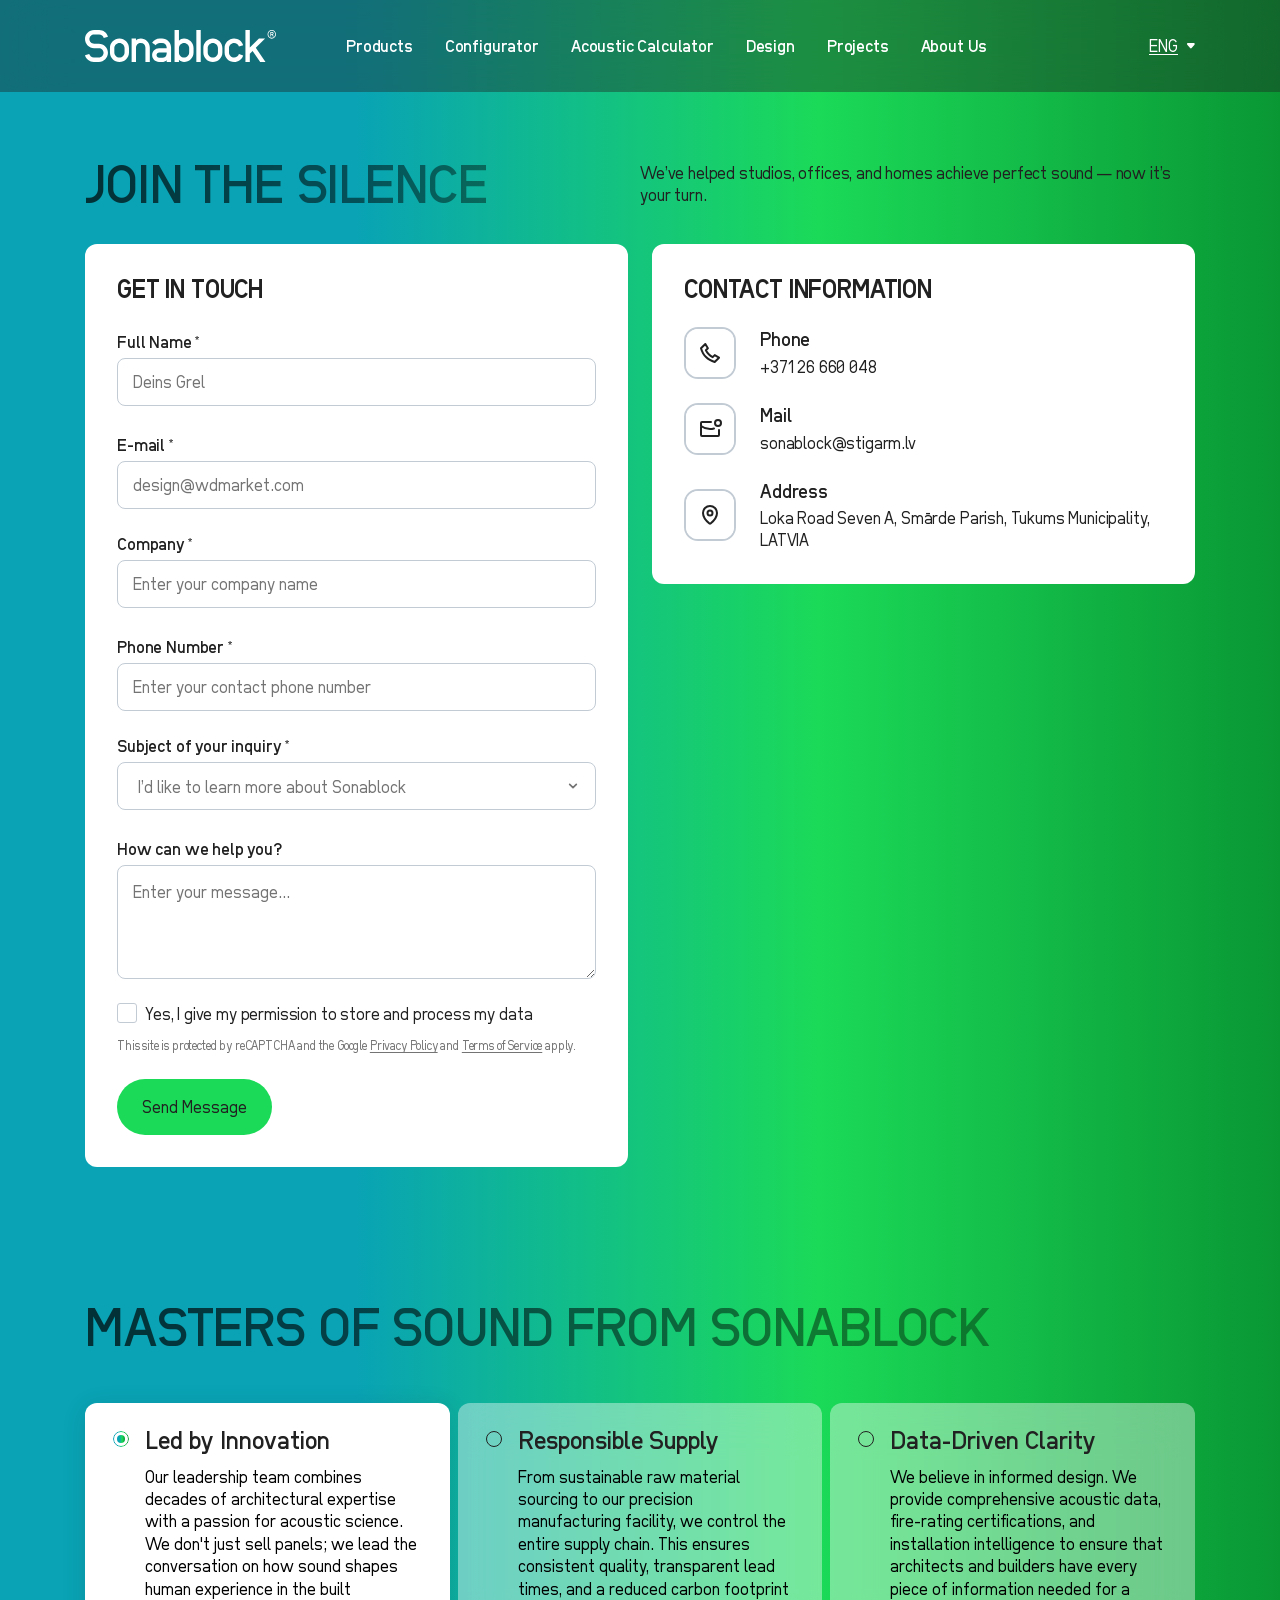
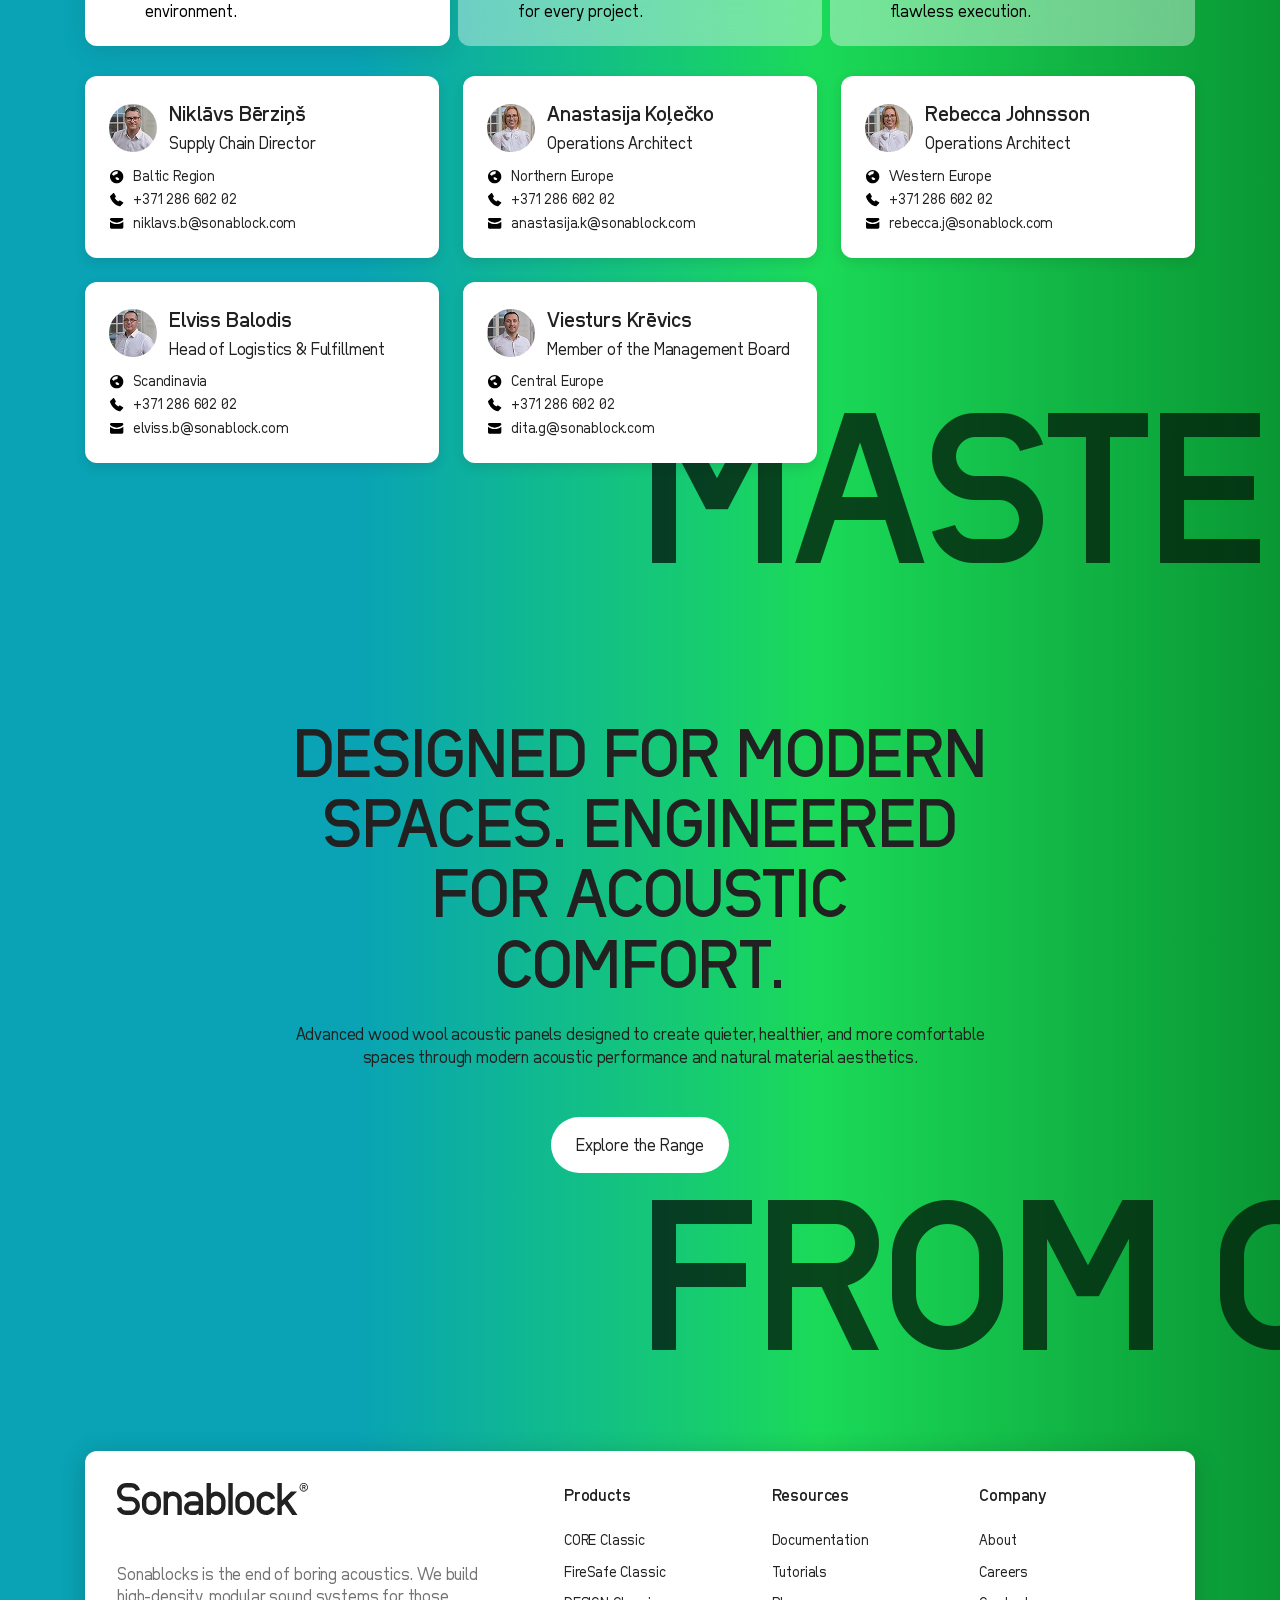
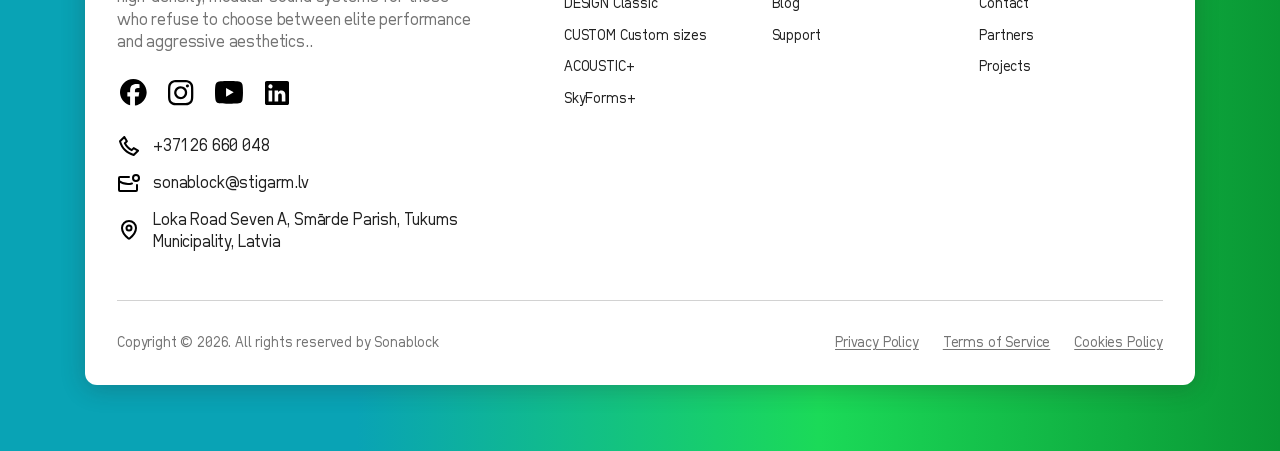
<file: contacts-page.html>
<!DOCTYPE html>
<html lang="en">
    <head>
        <meta charset="UTF-8">
        <meta name="viewport" content="width=device-width, initial-scale=1, shrink-to-fit=no"> 
        <link href="assets/css/style.css?v=1" rel="stylesheet" />
        <title>Sonablock</title>
    </head>

    <body>
        <header id="masthead" class="site-header">
            <div class="container">
                <a href="#" class="site-logo">
                    <img src="assets/images/logo.svg" alt="">
                </a> 

                <nav id="site-navigation">                    
                    <ul id="primary-menu-list">  
                        <li class="menu-item menu-current-item">
                            <a href="#">Products</a>
                        </li>

                        <li class="menu-item">
                            <a href="#">Configurator</a>
                        </li>

                         <li class="menu-item">
                            <a href="#">Acoustic Calculator</a>
                        </li>

                         <li class="menu-item">
                            <a href="#">Design</a>
                        </li>

                         <li class="menu-item">
                            <a href="#">Projects</a>
                        </li>

                         <li class="menu-item">
                            <a href="#">About Us</a>
                        </li>

                    </ul>
                </nav> 
                
                <div class="site-header__buttons">
                    <a href="#" class="cta-btn btn btn-primary h-44">Join the silence</a>

                    <div class="header-lang-bar dropdown">
                        <button class="dropdown-toggle" type="button" data-bs-toggle="dropdown" aria-expanded="false">
                            <span>Eng</span>
                        </button>
    
                        <ul class="dropdown-menu">
                            <li>
                                <a class="dropdown-item" href="#">
                                    <span>LV</span>
                                </a>
                            </li>

                            <li>
                                <a class="dropdown-item" href="#">
                                    <span>LT</span>
                                </a>
                            </li>
                        </ul>
                    </div>

                    <button type="button" class="menu-toggle">
                        <span>Menu</span>

                        <div class="menu-toggle__icon-holder">
                            <i class="menu-toggle__icon"></i>
                        </div>
                    </button>                    
                </div>

            </div>
        </header>    
        
        <main id="main" class="site-main" role="main">
            <div class="contacts-page">
                <div class="container">
                    <div class="page-heading-holder">
                        <h1 class="page-heading page-heading--gradient fz-80 m-0">JOIN THE SILENCE</h1>
                        <p>We’ve helped studios, offices, and homes achieve perfect sound — now it’s your turn.</p>
                    </div>   
                    
                    <div class="contacts-cols">
                        <div class="contacts-cols__left">
                            <h3 class="contacts-cols__heading">GET IN TOUCH</h3>
                            
                            <div class="wpcf7">
                                <form class="wpcf7-form" method="post">
                                    <div class="form-row">
                                        <p>
                                            <label>Full Name *</label>
                                                <span class="wpcf7-form-control-wrap" data-name="full-name">
                                                <input class="wpcf7-form-control wpcf7-text input-text" type="text" name="full-name" placeholder="Deins Grel" required>
                                            </span>
                                        </p>

                                        <p>
                                            <label>E-mail *</label>
                                            <span class="wpcf7-form-control-wrap" data-name="email">
                                                <input class="wpcf7-form-control wpcf7-email" type="email" name="email" placeholder="design@wdmarket.com" required>
                                            </span>
                                        </p>
                                    </div>

                                    <div class="form-row">
                                        <p>
                                            <label>Company *</label>
                                                <span class="wpcf7-form-control-wrap" data-name="company">
                                                <input class="wpcf7-form-control wpcf7-text" type="text" name="company" placeholder="Enter your company name" required>
                                            </span>
                                        </p>

                                        <p>
                                            <label>Phone Number *</label>
                                            <span class="wpcf7-form-control-wrap" data-name="phone">
                                            <input class="wpcf7-form-control wpcf7-tel" type="tel" name="phone" placeholder="Enter your contact phone number" required>
                                            </span>
                                        </p>
                                    </div>

                                    <p>
                                        <label>Subject of your inquiry *</label>

                                        <span class="wpcf7-form-control-wrap" data-name="subject">
                                            <select class="wpcf7-form-control wpcf7-select" name="subject" title="I’d like to learn more about Sonablock" required>
                                                <option value="Orders/Inquiries">Orders/Inquiries</option>
                                                <option value="I’d like to learn more about Sonablock">I’d like to learn more about Sonablock</option>
                                                <option value="Join the Sonablock team">Join the Sonablock team</option>
                                            </select>
                                        </span>
                                    </p>

                                    <p>
                                        <label>How can we help you?</label>
                                        <span class="wpcf7-form-control-wrap" data-name="message">
                                        <textarea class="wpcf7-form-control wpcf7-textarea" name="message" placeholder="Enter your message..."></textarea>
                                        </span>
                                    </p>

                                    <label>
                                        <input type="checkbox" name="consent" required>
                                        Yes, I give my permission to store and process my data
                                    </label>

                                    <p class="recaptcha-notice">This site is protected by reCAPTCHA and the Google <a href="#">Privacy Policy</a> and <a href="#">Terms of Service</a> apply.</p>

                                    <p>
                                        <button class="wpcf7-form-control wpcf7-submit btn btn-secondary" type="submit"><span>Send Message</span></button>
                                    </p>
                                </form>
                            </div>
                        </div>

                        <div class="contacts-cols__right">
                            <div class="contacts-cols__info">
                                <h3 class="contacts-cols__heading">CONTACT INFORMATION</h3>

                                <div class="contacts-cols__info-items">
                                    <a href="tel:+37126660048" class="contacts-cols__info-item">
                                        <div class="contacts-cols__info-icon">
                                            <svg width="24" height="24" viewBox="0 0 24 24" fill="none" xmlns="http://www.w3.org/2000/svg">
                                                <path d="M7.86926 9.29297C8.59136 10.7222 9.54939 12.0627 10.7433 13.2567C11.9373 14.4506 13.2778 15.4086 14.707 16.1307L16.7172 14.1206L21 16.6755L16.6755 21C15.0053 20.5539 13.3831 19.8806 11.858 18.9798C10.484 18.1683 9.18877 17.1723 8.00823 15.9918C6.82769 14.8112 5.83167 13.516 5.02018 12.142C4.11945 10.6169 3.44605 8.99474 3 7.32445L7.32445 3L9.87942 7.28281L7.86926 9.29297Z" stroke="#212121" stroke-width="2" stroke-linecap="round" stroke-linejoin="round"/>
                                            </svg>
                                        </div>

                                        <div class="contacts-cols__info-content">
                                            <strong>Phone</strong>
                                            <span>+371 26 660 048</span>
                                        </div>
                                    </a>

                                    <a href="mailto:sonablock@stigarm.lv" class="contacts-cols__info-item">
                                        <div class="contacts-cols__info-icon">
                                            <svg width="24" height="24" viewBox="0 0 24 24" fill="none" xmlns="http://www.w3.org/2000/svg">
                                                <path d="M13 5H4C3.44772 5 3 5.44772 3 6V18C3 18.5523 3.44772 19 4 19H20C20.5523 19 21 18.5523 21 18V13M2.99805 9C5.50528 10.8837 8.62204 12 11.9995 12C13.3849 12 14.7264 11.8122 16 11.4606M23 6C23 7.65685 21.6569 9 20 9C18.3431 9 17 7.65685 17 6C17 4.34315 18.3431 3 20 3C21.6569 3 23 4.34315 23 6Z" stroke="#212121" stroke-width="2" stroke-linecap="round" stroke-linejoin="round"/>
                                            </svg>
                                        </div>

                                        <div class="contacts-cols__info-content">
                                            <strong>Mail</strong>
                                            <span>sonablock@stigarm.lv</span>
                                        </div>
                                    </a>

                                    <a href="https://www.google.com/maps/place/Loka+Road+Seven+A,+Smārde+Parish,+Tukums+Municipality,+LATVIA" target="_blank" class="contacts-cols__info-item" >
                                        <div class="contacts-cols__info-icon">
                                            <svg width="24" height="24" viewBox="0 0 24 24" fill="none" xmlns="http://www.w3.org/2000/svg">
                                                <path d="M14.4978 10C14.4978 11.3807 13.3785 12.5 11.9978 12.5C10.6171 12.5 9.4978 11.3807 9.4978 10C9.4978 8.61929 10.6171 7.5 11.9978 7.5C13.3785 7.5 14.4978 8.61929 14.4978 10Z" stroke="#212121" stroke-width="2" stroke-linejoin="round"/>
                                                <path d="M19 10C19 14.8354 14.2437 19.1734 12.5723 20.5484C12.2352 20.8258 11.7648 20.8258 11.4277 20.5484C9.75634 19.1734 5 14.8354 5 10C5 6.13401 8.13401 3 12 3C15.866 3 19 6.13401 19 10Z" stroke="#212121" stroke-width="2" stroke-linejoin="round"/>
                                            </svg>
                                        </div>

                                        <div class="contacts-cols__info-content">
                                            <strong>Address</strong>
                                            <span>Loka Road Seven A, Smārde Parish, Tukums Municipality, LATVIA</span>
                                        </div>
                                    </a>
                                </div>
                            </div>

                            <div class="contacts-cols__map">
                                <iframe src="https://www.google.com/maps/embed?pb=!1m18!1m12!1m3!1d17406.324280454723!2d23.196562694063225!3d56.95238993463991!2m3!1f0!2f0!3f0!3m2!1i1024!2i768!4f13.1!3m3!1m2!1s0x46eefde7836f127d%3A0xa5d418e59ba13df6!2sSiluKudra!5e0!3m2!1slt!2slt!4v1779195220635!5m2!1slt!2slt" width="600" height="450" style="border:0;" allowfullscreen="" loading="lazy" referrerpolicy="no-referrer-when-downgrade"></iframe>
                            </div>
                        </div>
                    </div>
                </div>

                <section class="team" data-title="MASTERS OF SOUND FROM SONABLOCK">
                    <div class="container">
                        <div class="team__left">
                            <h2 class="section-heading section-heading--gradient fz-80">MASTERS OF SOUND FROM SONABLOCK</h2>
                            
                            <div class="team__tabs">
                                <div class="team__tab team__tab--active">
                                    <button class="team__tab-toggle" type="button" data-tab="tab-1">
                                        <h3 class="team__tab-title">Led by Innovation</h3>
                                        <p class="team__tab-text m-0">Our leadership team combines decades of architectural expertise with a passion for acoustic science. We don't just sell panels; we lead the conversation on how sound shapes human experience in the built environment.</p>
                                    </button>

                                    <div class="team-list swiper">
                                        <div class="swiper-wrapper">
                                            <div class="swiper-slide">
                                                <div class="team-list__item">
                                                    <div class="team-list__item-header">
                                                        <div class="team-list__item-photo">
                                                            <img src="assets/images/team-list__item-photo-1.jpg" alt="">
                                                        </div>

                                                        <div class="team-list__item-info">
                                                            <strong class="team-list__item-name">Niklāvs Bērziņš</strong>
                                                            <span class="team-list__item-role">Supply Chain Director</span>
                                                        </div>
                                                    </div>

                                                    <ul class="team-list__item-details">
                                                        <li>
                                                            <div class="team-list__item-details-icon">
                                                                <svg width="14" height="14" viewBox="0 0 14 14" fill="none" xmlns="http://www.w3.org/2000/svg">
                                                                    <path fill-rule="evenodd" clip-rule="evenodd" d="M13.3333 6.66667C13.3333 10.3486 10.3486 13.3333 6.66667 13.3333C2.98477 13.3333 0 10.3486 0 6.66667C0 2.98477 2.98477 0 6.66667 0C10.3486 0 13.3333 2.98477 13.3333 6.66667ZM8.46196 10C8.58821 10 8.70364 9.92868 8.7601 9.81575L9.20352 8.9289C9.2785 8.77896 9.23044 8.59666 9.0913 8.50316L7.44408 7.39626C7.39511 7.36335 7.33828 7.34403 7.27939 7.34027L6.22399 7.27292C6.1286 7.26683 6.03519 7.30199 5.96748 7.36945L5.52857 7.80678C5.41585 7.91909 5.39823 8.09541 5.4865 8.22781L6.56901 9.85158C6.63084 9.94431 6.73491 10 6.84636 10H8.46196ZM4.18044 5.6434C4.0869 5.82909 3.84805 5.88476 3.68204 5.75957L2.06552 4.54049C1.93909 4.44514 1.89623 4.27339 1.97153 4.1341C2.8731 2.4663 4.63742 1.33333 6.66637 1.33333C6.99784 1.33333 7.32225 1.36357 7.63699 1.42144C7.81817 1.45476 7.92667 1.63699 7.88186 1.81568L7.38267 3.80645C7.35279 3.92561 7.2598 4.01867 7.14067 4.04864L4.81862 4.63278C4.72475 4.6564 4.64579 4.71964 4.60224 4.80608L4.18044 5.6434Z" fill="black"></path>
                                                                </svg>
                                                            </div>
                                                            <span>Baltic Region</span>
                                                        </li>
                                                        <li>
                                                            <a href="tel:+37128660202">
                                                                <div class="team-list__item-details-icon">
                                                                    <svg width="14" height="14" viewBox="0 0 14 14" fill="none" xmlns="http://www.w3.org/2000/svg">
                                                                        <path d="M4.12218 0.325123C4.01685 0.148567 3.83596 0.0304814 3.63194 0.00510391C3.42793 -0.0202735 3.22362 0.0498959 3.07825 0.195267L0.195277 3.07824C0.0270019 3.24651 -0.0388135 3.49173 0.0225868 3.72165C0.335356 4.89284 0.807623 6.03061 1.43944 7.10039C2.0087 8.06425 2.7071 8.97226 3.5341 9.79926C4.36109 10.6263 5.2691 11.3247 6.23296 11.8939C7.30275 12.5257 8.44051 12.998 9.61171 13.3108C9.84163 13.3722 10.0868 13.3064 10.2551 13.1381L13.1381 10.2551C13.2835 10.1097 13.3536 9.90543 13.3282 9.70141C13.3029 9.4974 13.1848 9.3165 13.0082 9.21118L10.153 7.50787C9.89085 7.35146 9.55594 7.39312 9.34007 7.60899L8.35016 8.5989C7.61715 8.18126 6.92675 7.65948 6.30031 7.03304C5.67387 6.4066 5.15209 5.7162 4.73445 4.9832L5.72436 3.99328C5.94023 3.77742 5.98189 3.4425 5.82549 3.18033L4.12218 0.325123Z" fill="black"></path>
                                                                    </svg>
                                                                </div>
                                                                <span>+371 286 602 02</span>
                                                            </a>
                                                        </li>
                                                        <li>
                                                            <a href="mailto:niklavs.b@sonablock.com">
                                                                <div class="team-list__item-details-icon">
                                                                    <svg width="14" height="11" viewBox="0 0 14 11" fill="none" xmlns="http://www.w3.org/2000/svg">
                                                                        <path d="M13.3333 1.86531V1.33333C13.3333 0.596954 12.7364 0 12 0H1.33333C0.596953 0 0 0.596954 0 1.33333V1.86531C1.69402 3.59404 4.05508 4.66667 6.66667 4.66667C9.27825 4.66667 11.6393 3.59404 13.3333 1.86531Z" fill="black"></path>
                                                                        <path d="M13.3333 3.66049C11.5072 5.12438 9.18919 6 6.66667 6C4.14414 6 1.82613 5.12438 0 3.66049V9.33333C0 10.0697 0.596954 10.6667 1.33333 10.6667H12C12.7364 10.6667 13.3333 10.0697 13.3333 9.33333V3.66049Z" fill="black"></path>
                                                                    </svg>
                                                                </div>
                                                                <span>niklavs.b@sonablock.com</span>
                                                            </a>
                                                        </li>
                                                    </ul>
                                                </div>
                                            </div>

                                            <div class="swiper-slide">
                                                <div class="team-list__item">
                                                    <div class="team-list__item-header">
                                                        <div class="team-list__item-photo">
                                                            <img src="assets/images/team-list__item-photo-2.jpg" alt="">
                                                        </div>

                                                        <div class="team-list__item-info">
                                                            <strong class="team-list__item-name">Anastasija Koļečko</strong>
                                                            <span class="team-list__item-role">Operations Architect</span>
                                                        </div>
                                                    </div>

                                                    <ul class="team-list__item-details">
                                                        <li>
                                                            <div class="team-list__item-details-icon">
                                                                <svg width="14" height="14" viewBox="0 0 14 14" fill="none" xmlns="http://www.w3.org/2000/svg">
                                                                    <path fill-rule="evenodd" clip-rule="evenodd" d="M13.3333 6.66667C13.3333 10.3486 10.3486 13.3333 6.66667 13.3333C2.98477 13.3333 0 10.3486 0 6.66667C0 2.98477 2.98477 0 6.66667 0C10.3486 0 13.3333 2.98477 13.3333 6.66667ZM8.46196 10C8.58821 10 8.70364 9.92868 8.7601 9.81575L9.20352 8.9289C9.2785 8.77896 9.23044 8.59666 9.0913 8.50316L7.44408 7.39626C7.39511 7.36335 7.33828 7.34403 7.27939 7.34027L6.22399 7.27292C6.1286 7.26683 6.03519 7.30199 5.96748 7.36945L5.52857 7.80678C5.41585 7.91909 5.39823 8.09541 5.4865 8.22781L6.56901 9.85158C6.63084 9.94431 6.73491 10 6.84636 10H8.46196ZM4.18044 5.6434C4.0869 5.82909 3.84805 5.88476 3.68204 5.75957L2.06552 4.54049C1.93909 4.44514 1.89623 4.27339 1.97153 4.1341C2.8731 2.4663 4.63742 1.33333 6.66637 1.33333C6.99784 1.33333 7.32225 1.36357 7.63699 1.42144C7.81817 1.45476 7.92667 1.63699 7.88186 1.81568L7.38267 3.80645C7.35279 3.92561 7.2598 4.01867 7.14067 4.04864L4.81862 4.63278C4.72475 4.6564 4.64579 4.71964 4.60224 4.80608L4.18044 5.6434Z" fill="black"></path>
                                                                </svg>
                                                            </div>
                                                            <span>Northern Europe</span>
                                                        </li>
                                                        <li>
                                                            <a href="tel:+37128660202">
                                                                <div class="team-list__item-details-icon">
                                                                    <svg width="14" height="14" viewBox="0 0 14 14" fill="none" xmlns="http://www.w3.org/2000/svg">
                                                                        <path d="M4.12218 0.325123C4.01685 0.148567 3.83596 0.0304814 3.63194 0.00510391C3.42793 -0.0202735 3.22362 0.0498959 3.07825 0.195267L0.195277 3.07824C0.0270019 3.24651 -0.0388135 3.49173 0.0225868 3.72165C0.335356 4.89284 0.807623 6.03061 1.43944 7.10039C2.0087 8.06425 2.7071 8.97226 3.5341 9.79926C4.36109 10.6263 5.2691 11.3247 6.23296 11.8939C7.30275 12.5257 8.44051 12.998 9.61171 13.3108C9.84163 13.3722 10.0868 13.3064 10.2551 13.1381L13.1381 10.2551C13.2835 10.1097 13.3536 9.90543 13.3282 9.70141C13.3029 9.4974 13.1848 9.3165 13.0082 9.21118L10.153 7.50787C9.89085 7.35146 9.55594 7.39312 9.34007 7.60899L8.35016 8.5989C7.61715 8.18126 6.92675 7.65948 6.30031 7.03304C5.67387 6.4066 5.15209 5.7162 4.73445 4.9832L5.72436 3.99328C5.94023 3.77742 5.98189 3.4425 5.82549 3.18033L4.12218 0.325123Z" fill="black"></path>
                                                                    </svg>
                                                                </div>
                                                                <span>+371 286 602 02</span>
                                                            </a>
                                                        </li>
                                                        <li>
                                                            <a href="mailto:anastasija.k@sonablock.com">
                                                                <div class="team-list__item-details-icon">
                                                                    <svg width="14" height="11" viewBox="0 0 14 11" fill="none" xmlns="http://www.w3.org/2000/svg">
                                                                        <path d="M13.3333 1.86531V1.33333C13.3333 0.596954 12.7364 0 12 0H1.33333C0.596953 0 0 0.596954 0 1.33333V1.86531C1.69402 3.59404 4.05508 4.66667 6.66667 4.66667C9.27825 4.66667 11.6393 3.59404 13.3333 1.86531Z" fill="black"></path>
                                                                        <path d="M13.3333 3.66049C11.5072 5.12438 9.18919 6 6.66667 6C4.14414 6 1.82613 5.12438 0 3.66049V9.33333C0 10.0697 0.596954 10.6667 1.33333 10.6667H12C12.7364 10.6667 13.3333 10.0697 13.3333 9.33333V3.66049Z" fill="black"></path>
                                                                    </svg>
                                                                </div>
                                                                <span>anastasija.k@sonablock.com</span>
                                                            </a>
                                                        </li>
                                                    </ul>
                                                </div>
                                            </div>

                                            <div class="swiper-slide">
                                                <div class="team-list__item">
                                                    <div class="team-list__item-header">
                                                        <div class="team-list__item-photo">
                                                            <img src="assets/images/team-list__item-photo-3.jpg" alt="">
                                                        </div>

                                                        <div class="team-list__item-info">
                                                            <strong class="team-list__item-name">Rebecca Johnsson</strong>
                                                            <span class="team-list__item-role">Operations Architect</span>
                                                        </div>
                                                    </div>

                                                    <ul class="team-list__item-details">
                                                        <li>
                                                            <div class="team-list__item-details-icon">
                                                                <svg width="14" height="14" viewBox="0 0 14 14" fill="none" xmlns="http://www.w3.org/2000/svg">
                                                                    <path fill-rule="evenodd" clip-rule="evenodd" d="M13.3333 6.66667C13.3333 10.3486 10.3486 13.3333 6.66667 13.3333C2.98477 13.3333 0 10.3486 0 6.66667C0 2.98477 2.98477 0 6.66667 0C10.3486 0 13.3333 2.98477 13.3333 6.66667ZM8.46196 10C8.58821 10 8.70364 9.92868 8.7601 9.81575L9.20352 8.9289C9.2785 8.77896 9.23044 8.59666 9.0913 8.50316L7.44408 7.39626C7.39511 7.36335 7.33828 7.34403 7.27939 7.34027L6.22399 7.27292C6.1286 7.26683 6.03519 7.30199 5.96748 7.36945L5.52857 7.80678C5.41585 7.91909 5.39823 8.09541 5.4865 8.22781L6.56901 9.85158C6.63084 9.94431 6.73491 10 6.84636 10H8.46196ZM4.18044 5.6434C4.0869 5.82909 3.84805 5.88476 3.68204 5.75957L2.06552 4.54049C1.93909 4.44514 1.89623 4.27339 1.97153 4.1341C2.8731 2.4663 4.63742 1.33333 6.66637 1.33333C6.99784 1.33333 7.32225 1.36357 7.63699 1.42144C7.81817 1.45476 7.92667 1.63699 7.88186 1.81568L7.38267 3.80645C7.35279 3.92561 7.2598 4.01867 7.14067 4.04864L4.81862 4.63278C4.72475 4.6564 4.64579 4.71964 4.60224 4.80608L4.18044 5.6434Z" fill="black"></path>
                                                                </svg>
                                                            </div>
                                                            <span>Western Europe</span>
                                                        </li>
                                                        <li>
                                                            <a href="tel:+37128660202">
                                                                <div class="team-list__item-details-icon">
                                                                    <svg width="14" height="14" viewBox="0 0 14 14" fill="none" xmlns="http://www.w3.org/2000/svg">
                                                                        <path d="M4.12218 0.325123C4.01685 0.148567 3.83596 0.0304814 3.63194 0.00510391C3.42793 -0.0202735 3.22362 0.0498959 3.07825 0.195267L0.195277 3.07824C0.0270019 3.24651 -0.0388135 3.49173 0.0225868 3.72165C0.335356 4.89284 0.807623 6.03061 1.43944 7.10039C2.0087 8.06425 2.7071 8.97226 3.5341 9.79926C4.36109 10.6263 5.2691 11.3247 6.23296 11.8939C7.30275 12.5257 8.44051 12.998 9.61171 13.3108C9.84163 13.3722 10.0868 13.3064 10.2551 13.1381L13.1381 10.2551C13.2835 10.1097 13.3536 9.90543 13.3282 9.70141C13.3029 9.4974 13.1848 9.3165 13.0082 9.21118L10.153 7.50787C9.89085 7.35146 9.55594 7.39312 9.34007 7.60899L8.35016 8.5989C7.61715 8.18126 6.92675 7.65948 6.30031 7.03304C5.67387 6.4066 5.15209 5.7162 4.73445 4.9832L5.72436 3.99328C5.94023 3.77742 5.98189 3.4425 5.82549 3.18033L4.12218 0.325123Z" fill="black"></path>
                                                                    </svg>
                                                                </div>
                                                                <span>+371 286 602 02</span>
                                                            </a>
                                                        </li>
                                                        <li>
                                                            <a href="mailto:rebecca.j@sonablock.com">
                                                                <div class="team-list__item-details-icon">
                                                                    <svg width="14" height="11" viewBox="0 0 14 11" fill="none" xmlns="http://www.w3.org/2000/svg">
                                                                        <path d="M13.3333 1.86531V1.33333C13.3333 0.596954 12.7364 0 12 0H1.33333C0.596953 0 0 0.596954 0 1.33333V1.86531C1.69402 3.59404 4.05508 4.66667 6.66667 4.66667C9.27825 4.66667 11.6393 3.59404 13.3333 1.86531Z" fill="black"></path>
                                                                        <path d="M13.3333 3.66049C11.5072 5.12438 9.18919 6 6.66667 6C4.14414 6 1.82613 5.12438 0 3.66049V9.33333C0 10.0697 0.596954 10.6667 1.33333 10.6667H12C12.7364 10.6667 13.3333 10.0697 13.3333 9.33333V3.66049Z" fill="black"></path>
                                                                    </svg>
                                                                </div>
                                                                <span>rebecca.j@sonablock.com</span>
                                                            </a>
                                                        </li>
                                                    </ul>
                                                </div>
                                            </div>

                                            <div class="swiper-slide">
                                                <div class="team-list__item">
                                                    <div class="team-list__item-header">
                                                        <div class="team-list__item-photo">
                                                            <img src="assets/images/team-list__item-photo-4.jpg" alt="">
                                                        </div>

                                                        <div class="team-list__item-info">
                                                            <strong class="team-list__item-name">Elviss Balodis</strong>
                                                            <span class="team-list__item-role">Head of Logistics &amp; Fulfillment</span>
                                                        </div>
                                                    </div>

                                                    <ul class="team-list__item-details">
                                                        <li>
                                                            <div class="team-list__item-details-icon">
                                                                <svg width="14" height="14" viewBox="0 0 14 14" fill="none" xmlns="http://www.w3.org/2000/svg">
                                                                    <path fill-rule="evenodd" clip-rule="evenodd" d="M13.3333 6.66667C13.3333 10.3486 10.3486 13.3333 6.66667 13.3333C2.98477 13.3333 0 10.3486 0 6.66667C0 2.98477 2.98477 0 6.66667 0C10.3486 0 13.3333 2.98477 13.3333 6.66667ZM8.46196 10C8.58821 10 8.70364 9.92868 8.7601 9.81575L9.20352 8.9289C9.2785 8.77896 9.23044 8.59666 9.0913 8.50316L7.44408 7.39626C7.39511 7.36335 7.33828 7.34403 7.27939 7.34027L6.22399 7.27292C6.1286 7.26683 6.03519 7.30199 5.96748 7.36945L5.52857 7.80678C5.41585 7.91909 5.39823 8.09541 5.4865 8.22781L6.56901 9.85158C6.63084 9.94431 6.73491 10 6.84636 10H8.46196ZM4.18044 5.6434C4.0869 5.82909 3.84805 5.88476 3.68204 5.75957L2.06552 4.54049C1.93909 4.44514 1.89623 4.27339 1.97153 4.1341C2.8731 2.4663 4.63742 1.33333 6.66637 1.33333C6.99784 1.33333 7.32225 1.36357 7.63699 1.42144C7.81817 1.45476 7.92667 1.63699 7.88186 1.81568L7.38267 3.80645C7.35279 3.92561 7.2598 4.01867 7.14067 4.04864L4.81862 4.63278C4.72475 4.6564 4.64579 4.71964 4.60224 4.80608L4.18044 5.6434Z" fill="black"></path>
                                                                </svg>
                                                            </div>
                                                            <span>Scandinavia</span>
                                                        </li>
                                                        <li>
                                                            <a href="tel:+37128660202">
                                                                <div class="team-list__item-details-icon">
                                                                    <svg width="14" height="14" viewBox="0 0 14 14" fill="none" xmlns="http://www.w3.org/2000/svg">
                                                                        <path d="M4.12218 0.325123C4.01685 0.148567 3.83596 0.0304814 3.63194 0.00510391C3.42793 -0.0202735 3.22362 0.0498959 3.07825 0.195267L0.195277 3.07824C0.0270019 3.24651 -0.0388135 3.49173 0.0225868 3.72165C0.335356 4.89284 0.807623 6.03061 1.43944 7.10039C2.0087 8.06425 2.7071 8.97226 3.5341 9.79926C4.36109 10.6263 5.2691 11.3247 6.23296 11.8939C7.30275 12.5257 8.44051 12.998 9.61171 13.3108C9.84163 13.3722 10.0868 13.3064 10.2551 13.1381L13.1381 10.2551C13.2835 10.1097 13.3536 9.90543 13.3282 9.70141C13.3029 9.4974 13.1848 9.3165 13.0082 9.21118L10.153 7.50787C9.89085 7.35146 9.55594 7.39312 9.34007 7.60899L8.35016 8.5989C7.61715 8.18126 6.92675 7.65948 6.30031 7.03304C5.67387 6.4066 5.15209 5.7162 4.73445 4.9832L5.72436 3.99328C5.94023 3.77742 5.98189 3.4425 5.82549 3.18033L4.12218 0.325123Z" fill="black"></path>
                                                                    </svg>
                                                                </div>
                                                                <span>+371 286 602 02</span>
                                                            </a>
                                                        </li>
                                                        <li>
                                                            <a href="mailto:elviss.b@sonablock.com">
                                                                <div class="team-list__item-details-icon">
                                                                    <svg width="14" height="11" viewBox="0 0 14 11" fill="none" xmlns="http://www.w3.org/2000/svg">
                                                                        <path d="M13.3333 1.86531V1.33333C13.3333 0.596954 12.7364 0 12 0H1.33333C0.596953 0 0 0.596954 0 1.33333V1.86531C1.69402 3.59404 4.05508 4.66667 6.66667 4.66667C9.27825 4.66667 11.6393 3.59404 13.3333 1.86531Z" fill="black"></path>
                                                                        <path d="M13.3333 3.66049C11.5072 5.12438 9.18919 6 6.66667 6C4.14414 6 1.82613 5.12438 0 3.66049V9.33333C0 10.0697 0.596954 10.6667 1.33333 10.6667H12C12.7364 10.6667 13.3333 10.0697 13.3333 9.33333V3.66049Z" fill="black"></path>
                                                                    </svg>
                                                                </div>
                                                                <span>elviss.b@sonablock.com</span>
                                                            </a>
                                                        </li>
                                                    </ul>
                                                </div>
                                            </div>

                                            <div class="swiper-slide">
                                                <div class="team-list__item">
                                                    <div class="team-list__item-header">
                                                        <div class="team-list__item-photo">
                                                            <img src="assets/images/team-list__item-photo-5.jpg" alt="">
                                                        </div>

                                                        <div class="team-list__item-info">
                                                            <strong class="team-list__item-name">Viesturs Krēvics</strong>
                                                            <span class="team-list__item-role">Member of the Management Board</span>
                                                        </div>
                                                    </div>

                                                    <ul class="team-list__item-details">
                                                        <li>
                                                            <div class="team-list__item-details-icon">
                                                                <svg width="14" height="14" viewBox="0 0 14 14" fill="none" xmlns="http://www.w3.org/2000/svg">
                                                                    <path fill-rule="evenodd" clip-rule="evenodd" d="M13.3333 6.66667C13.3333 10.3486 10.3486 13.3333 6.66667 13.3333C2.98477 13.3333 0 10.3486 0 6.66667C0 2.98477 2.98477 0 6.66667 0C10.3486 0 13.3333 2.98477 13.3333 6.66667ZM8.46196 10C8.58821 10 8.70364 9.92868 8.7601 9.81575L9.20352 8.9289C9.2785 8.77896 9.23044 8.59666 9.0913 8.50316L7.44408 7.39626C7.39511 7.36335 7.33828 7.34403 7.27939 7.34027L6.22399 7.27292C6.1286 7.26683 6.03519 7.30199 5.96748 7.36945L5.52857 7.80678C5.41585 7.91909 5.39823 8.09541 5.4865 8.22781L6.56901 9.85158C6.63084 9.94431 6.73491 10 6.84636 10H8.46196ZM4.18044 5.6434C4.0869 5.82909 3.84805 5.88476 3.68204 5.75957L2.06552 4.54049C1.93909 4.44514 1.89623 4.27339 1.97153 4.1341C2.8731 2.4663 4.63742 1.33333 6.66637 1.33333C6.99784 1.33333 7.32225 1.36357 7.63699 1.42144C7.81817 1.45476 7.92667 1.63699 7.88186 1.81568L7.38267 3.80645C7.35279 3.92561 7.2598 4.01867 7.14067 4.04864L4.81862 4.63278C4.72475 4.6564 4.64579 4.71964 4.60224 4.80608L4.18044 5.6434Z" fill="black"></path>
                                                                </svg>
                                                            </div>
                                                            <span>Central Europe</span>
                                                        </li>
                                                        <li>
                                                            <a href="tel:+37128660202">
                                                                <div class="team-list__item-details-icon">
                                                                    <svg width="14" height="14" viewBox="0 0 14 14" fill="none" xmlns="http://www.w3.org/2000/svg">
                                                                        <path d="M4.12218 0.325123C4.01685 0.148567 3.83596 0.0304814 3.63194 0.00510391C3.42793 -0.0202735 3.22362 0.0498959 3.07825 0.195267L0.195277 3.07824C0.0270019 3.24651 -0.0388135 3.49173 0.0225868 3.72165C0.335356 4.89284 0.807623 6.03061 1.43944 7.10039C2.0087 8.06425 2.7071 8.97226 3.5341 9.79926C4.36109 10.6263 5.2691 11.3247 6.23296 11.8939C7.30275 12.5257 8.44051 12.998 9.61171 13.3108C9.84163 13.3722 10.0868 13.3064 10.2551 13.1381L13.1381 10.2551C13.2835 10.1097 13.3536 9.90543 13.3282 9.70141C13.3029 9.4974 13.1848 9.3165 13.0082 9.21118L10.153 7.50787C9.89085 7.35146 9.55594 7.39312 9.34007 7.60899L8.35016 8.5989C7.61715 8.18126 6.92675 7.65948 6.30031 7.03304C5.67387 6.4066 5.15209 5.7162 4.73445 4.9832L5.72436 3.99328C5.94023 3.77742 5.98189 3.4425 5.82549 3.18033L4.12218 0.325123Z" fill="black"></path>
                                                                    </svg>
                                                                </div>
                                                                <span>+371 286 602 02</span>
                                                            </a>
                                                        </li>
                                                        <li>
                                                            <a href="mailto:dita.g@sonablock.com">
                                                                <div class="team-list__item-details-icon">
                                                                    <svg width="14" height="11" viewBox="0 0 14 11" fill="none" xmlns="http://www.w3.org/2000/svg">
                                                                        <path d="M13.3333 1.86531V1.33333C13.3333 0.596954 12.7364 0 12 0H1.33333C0.596953 0 0 0.596954 0 1.33333V1.86531C1.69402 3.59404 4.05508 4.66667 6.66667 4.66667C9.27825 4.66667 11.6393 3.59404 13.3333 1.86531Z" fill="black"></path>
                                                                        <path d="M13.3333 3.66049C11.5072 5.12438 9.18919 6 6.66667 6C4.14414 6 1.82613 5.12438 0 3.66049V9.33333C0 10.0697 0.596954 10.6667 1.33333 10.6667H12C12.7364 10.6667 13.3333 10.0697 13.3333 9.33333V3.66049Z" fill="black"></path>
                                                                    </svg>
                                                                </div>
                                                                <span>dita.g@sonablock.com</span>
                                                            </a>
                                                        </li>
                                                    </ul>
                                                </div>
                                            </div>
                                        </div>
                                    </div>
                                </div>

                                <div class="team__tab">
                                    <button class="team__tab-toggle" type="button" data-tab="tab-2">
                                        <h3 class="team__tab-title">Responsible Supply</h3>
                                        <p class="team__tab-text m-0">From sustainable raw material sourcing to our precision manufacturing facility, we control the entire supply chain. This ensures consistent quality, transparent lead times, and a reduced carbon footprint for every project.</p>
                                    </button>

                                                                        <div class="team-list swiper">
                                        <div class="swiper-wrapper">
                                            <div class="swiper-slide">
                                                <div class="team-list__item">
                                                    <div class="team-list__item-header">
                                                        <div class="team-list__item-photo">
                                                            <img src="assets/images/team-list__item-photo-1.jpg" alt="">
                                                        </div>

                                                        <div class="team-list__item-info">
                                                            <strong class="team-list__item-name">Niklāvs Bērziņš</strong>
                                                            <span class="team-list__item-role">Supply Chain Director</span>
                                                        </div>
                                                    </div>

                                                    <ul class="team-list__item-details">
                                                        <li>
                                                            <div class="team-list__item-details-icon">
                                                                <svg width="14" height="14" viewBox="0 0 14 14" fill="none" xmlns="http://www.w3.org/2000/svg">
                                                                    <path fill-rule="evenodd" clip-rule="evenodd" d="M13.3333 6.66667C13.3333 10.3486 10.3486 13.3333 6.66667 13.3333C2.98477 13.3333 0 10.3486 0 6.66667C0 2.98477 2.98477 0 6.66667 0C10.3486 0 13.3333 2.98477 13.3333 6.66667ZM8.46196 10C8.58821 10 8.70364 9.92868 8.7601 9.81575L9.20352 8.9289C9.2785 8.77896 9.23044 8.59666 9.0913 8.50316L7.44408 7.39626C7.39511 7.36335 7.33828 7.34403 7.27939 7.34027L6.22399 7.27292C6.1286 7.26683 6.03519 7.30199 5.96748 7.36945L5.52857 7.80678C5.41585 7.91909 5.39823 8.09541 5.4865 8.22781L6.56901 9.85158C6.63084 9.94431 6.73491 10 6.84636 10H8.46196ZM4.18044 5.6434C4.0869 5.82909 3.84805 5.88476 3.68204 5.75957L2.06552 4.54049C1.93909 4.44514 1.89623 4.27339 1.97153 4.1341C2.8731 2.4663 4.63742 1.33333 6.66637 1.33333C6.99784 1.33333 7.32225 1.36357 7.63699 1.42144C7.81817 1.45476 7.92667 1.63699 7.88186 1.81568L7.38267 3.80645C7.35279 3.92561 7.2598 4.01867 7.14067 4.04864L4.81862 4.63278C4.72475 4.6564 4.64579 4.71964 4.60224 4.80608L4.18044 5.6434Z" fill="black"></path>
                                                                </svg>
                                                            </div>
                                                            <span>Baltic Region</span>
                                                        </li>
                                                        <li>
                                                            <a href="tel:+37128660202">
                                                                <div class="team-list__item-details-icon">
                                                                    <svg width="14" height="14" viewBox="0 0 14 14" fill="none" xmlns="http://www.w3.org/2000/svg">
                                                                        <path d="M4.12218 0.325123C4.01685 0.148567 3.83596 0.0304814 3.63194 0.00510391C3.42793 -0.0202735 3.22362 0.0498959 3.07825 0.195267L0.195277 3.07824C0.0270019 3.24651 -0.0388135 3.49173 0.0225868 3.72165C0.335356 4.89284 0.807623 6.03061 1.43944 7.10039C2.0087 8.06425 2.7071 8.97226 3.5341 9.79926C4.36109 10.6263 5.2691 11.3247 6.23296 11.8939C7.30275 12.5257 8.44051 12.998 9.61171 13.3108C9.84163 13.3722 10.0868 13.3064 10.2551 13.1381L13.1381 10.2551C13.2835 10.1097 13.3536 9.90543 13.3282 9.70141C13.3029 9.4974 13.1848 9.3165 13.0082 9.21118L10.153 7.50787C9.89085 7.35146 9.55594 7.39312 9.34007 7.60899L8.35016 8.5989C7.61715 8.18126 6.92675 7.65948 6.30031 7.03304C5.67387 6.4066 5.15209 5.7162 4.73445 4.9832L5.72436 3.99328C5.94023 3.77742 5.98189 3.4425 5.82549 3.18033L4.12218 0.325123Z" fill="black"></path>
                                                                    </svg>
                                                                </div>
                                                                <span>+371 286 602 02</span>
                                                            </a>
                                                        </li>
                                                        <li>
                                                            <a href="mailto:niklavs.b@sonablock.com">
                                                                <div class="team-list__item-details-icon">
                                                                    <svg width="14" height="11" viewBox="0 0 14 11" fill="none" xmlns="http://www.w3.org/2000/svg">
                                                                        <path d="M13.3333 1.86531V1.33333C13.3333 0.596954 12.7364 0 12 0H1.33333C0.596953 0 0 0.596954 0 1.33333V1.86531C1.69402 3.59404 4.05508 4.66667 6.66667 4.66667C9.27825 4.66667 11.6393 3.59404 13.3333 1.86531Z" fill="black"></path>
                                                                        <path d="M13.3333 3.66049C11.5072 5.12438 9.18919 6 6.66667 6C4.14414 6 1.82613 5.12438 0 3.66049V9.33333C0 10.0697 0.596954 10.6667 1.33333 10.6667H12C12.7364 10.6667 13.3333 10.0697 13.3333 9.33333V3.66049Z" fill="black"></path>
                                                                    </svg>
                                                                </div>
                                                                <span>niklavs.b@sonablock.com</span>
                                                            </a>
                                                        </li>
                                                    </ul>
                                                </div>
                                            </div>

                                            <div class="swiper-slide">
                                                <div class="team-list__item">
                                                    <div class="team-list__item-header">
                                                        <div class="team-list__item-photo">
                                                            <img src="assets/images/team-list__item-photo-2.jpg" alt="">
                                                        </div>

                                                        <div class="team-list__item-info">
                                                            <strong class="team-list__item-name">Anastasija Koļečko</strong>
                                                            <span class="team-list__item-role">Operations Architect</span>
                                                        </div>
                                                    </div>

                                                    <ul class="team-list__item-details">
                                                        <li>
                                                            <div class="team-list__item-details-icon">
                                                                <svg width="14" height="14" viewBox="0 0 14 14" fill="none" xmlns="http://www.w3.org/2000/svg">
                                                                    <path fill-rule="evenodd" clip-rule="evenodd" d="M13.3333 6.66667C13.3333 10.3486 10.3486 13.3333 6.66667 13.3333C2.98477 13.3333 0 10.3486 0 6.66667C0 2.98477 2.98477 0 6.66667 0C10.3486 0 13.3333 2.98477 13.3333 6.66667ZM8.46196 10C8.58821 10 8.70364 9.92868 8.7601 9.81575L9.20352 8.9289C9.2785 8.77896 9.23044 8.59666 9.0913 8.50316L7.44408 7.39626C7.39511 7.36335 7.33828 7.34403 7.27939 7.34027L6.22399 7.27292C6.1286 7.26683 6.03519 7.30199 5.96748 7.36945L5.52857 7.80678C5.41585 7.91909 5.39823 8.09541 5.4865 8.22781L6.56901 9.85158C6.63084 9.94431 6.73491 10 6.84636 10H8.46196ZM4.18044 5.6434C4.0869 5.82909 3.84805 5.88476 3.68204 5.75957L2.06552 4.54049C1.93909 4.44514 1.89623 4.27339 1.97153 4.1341C2.8731 2.4663 4.63742 1.33333 6.66637 1.33333C6.99784 1.33333 7.32225 1.36357 7.63699 1.42144C7.81817 1.45476 7.92667 1.63699 7.88186 1.81568L7.38267 3.80645C7.35279 3.92561 7.2598 4.01867 7.14067 4.04864L4.81862 4.63278C4.72475 4.6564 4.64579 4.71964 4.60224 4.80608L4.18044 5.6434Z" fill="black"></path>
                                                                </svg>
                                                            </div>
                                                            <span>Northern Europe</span>
                                                        </li>
                                                        <li>
                                                            <a href="tel:+37128660202">
                                                                <div class="team-list__item-details-icon">
                                                                    <svg width="14" height="14" viewBox="0 0 14 14" fill="none" xmlns="http://www.w3.org/2000/svg">
                                                                        <path d="M4.12218 0.325123C4.01685 0.148567 3.83596 0.0304814 3.63194 0.00510391C3.42793 -0.0202735 3.22362 0.0498959 3.07825 0.195267L0.195277 3.07824C0.0270019 3.24651 -0.0388135 3.49173 0.0225868 3.72165C0.335356 4.89284 0.807623 6.03061 1.43944 7.10039C2.0087 8.06425 2.7071 8.97226 3.5341 9.79926C4.36109 10.6263 5.2691 11.3247 6.23296 11.8939C7.30275 12.5257 8.44051 12.998 9.61171 13.3108C9.84163 13.3722 10.0868 13.3064 10.2551 13.1381L13.1381 10.2551C13.2835 10.1097 13.3536 9.90543 13.3282 9.70141C13.3029 9.4974 13.1848 9.3165 13.0082 9.21118L10.153 7.50787C9.89085 7.35146 9.55594 7.39312 9.34007 7.60899L8.35016 8.5989C7.61715 8.18126 6.92675 7.65948 6.30031 7.03304C5.67387 6.4066 5.15209 5.7162 4.73445 4.9832L5.72436 3.99328C5.94023 3.77742 5.98189 3.4425 5.82549 3.18033L4.12218 0.325123Z" fill="black"></path>
                                                                    </svg>
                                                                </div>
                                                                <span>+371 286 602 02</span>
                                                            </a>
                                                        </li>
                                                        <li>
                                                            <a href="mailto:anastasija.k@sonablock.com">
                                                                <div class="team-list__item-details-icon">
                                                                    <svg width="14" height="11" viewBox="0 0 14 11" fill="none" xmlns="http://www.w3.org/2000/svg">
                                                                        <path d="M13.3333 1.86531V1.33333C13.3333 0.596954 12.7364 0 12 0H1.33333C0.596953 0 0 0.596954 0 1.33333V1.86531C1.69402 3.59404 4.05508 4.66667 6.66667 4.66667C9.27825 4.66667 11.6393 3.59404 13.3333 1.86531Z" fill="black"></path>
                                                                        <path d="M13.3333 3.66049C11.5072 5.12438 9.18919 6 6.66667 6C4.14414 6 1.82613 5.12438 0 3.66049V9.33333C0 10.0697 0.596954 10.6667 1.33333 10.6667H12C12.7364 10.6667 13.3333 10.0697 13.3333 9.33333V3.66049Z" fill="black"></path>
                                                                    </svg>
                                                                </div>
                                                                <span>anastasija.k@sonablock.com</span>
                                                            </a>
                                                        </li>
                                                    </ul>
                                                </div>
                                            </div>

                                            <div class="swiper-slide">
                                                <div class="team-list__item">
                                                    <div class="team-list__item-header">
                                                        <div class="team-list__item-photo">
                                                            <img src="assets/images/team-list__item-photo-3.jpg" alt="">
                                                        </div>

                                                        <div class="team-list__item-info">
                                                            <strong class="team-list__item-name">Rebecca Johnsson</strong>
                                                            <span class="team-list__item-role">Operations Architect</span>
                                                        </div>
                                                    </div>

                                                    <ul class="team-list__item-details">
                                                        <li>
                                                            <div class="team-list__item-details-icon">
                                                                <svg width="14" height="14" viewBox="0 0 14 14" fill="none" xmlns="http://www.w3.org/2000/svg">
                                                                    <path fill-rule="evenodd" clip-rule="evenodd" d="M13.3333 6.66667C13.3333 10.3486 10.3486 13.3333 6.66667 13.3333C2.98477 13.3333 0 10.3486 0 6.66667C0 2.98477 2.98477 0 6.66667 0C10.3486 0 13.3333 2.98477 13.3333 6.66667ZM8.46196 10C8.58821 10 8.70364 9.92868 8.7601 9.81575L9.20352 8.9289C9.2785 8.77896 9.23044 8.59666 9.0913 8.50316L7.44408 7.39626C7.39511 7.36335 7.33828 7.34403 7.27939 7.34027L6.22399 7.27292C6.1286 7.26683 6.03519 7.30199 5.96748 7.36945L5.52857 7.80678C5.41585 7.91909 5.39823 8.09541 5.4865 8.22781L6.56901 9.85158C6.63084 9.94431 6.73491 10 6.84636 10H8.46196ZM4.18044 5.6434C4.0869 5.82909 3.84805 5.88476 3.68204 5.75957L2.06552 4.54049C1.93909 4.44514 1.89623 4.27339 1.97153 4.1341C2.8731 2.4663 4.63742 1.33333 6.66637 1.33333C6.99784 1.33333 7.32225 1.36357 7.63699 1.42144C7.81817 1.45476 7.92667 1.63699 7.88186 1.81568L7.38267 3.80645C7.35279 3.92561 7.2598 4.01867 7.14067 4.04864L4.81862 4.63278C4.72475 4.6564 4.64579 4.71964 4.60224 4.80608L4.18044 5.6434Z" fill="black"></path>
                                                                </svg>
                                                            </div>
                                                            <span>Western Europe</span>
                                                        </li>
                                                        <li>
                                                            <a href="tel:+37128660202">
                                                                <div class="team-list__item-details-icon">
                                                                    <svg width="14" height="14" viewBox="0 0 14 14" fill="none" xmlns="http://www.w3.org/2000/svg">
                                                                        <path d="M4.12218 0.325123C4.01685 0.148567 3.83596 0.0304814 3.63194 0.00510391C3.42793 -0.0202735 3.22362 0.0498959 3.07825 0.195267L0.195277 3.07824C0.0270019 3.24651 -0.0388135 3.49173 0.0225868 3.72165C0.335356 4.89284 0.807623 6.03061 1.43944 7.10039C2.0087 8.06425 2.7071 8.97226 3.5341 9.79926C4.36109 10.6263 5.2691 11.3247 6.23296 11.8939C7.30275 12.5257 8.44051 12.998 9.61171 13.3108C9.84163 13.3722 10.0868 13.3064 10.2551 13.1381L13.1381 10.2551C13.2835 10.1097 13.3536 9.90543 13.3282 9.70141C13.3029 9.4974 13.1848 9.3165 13.0082 9.21118L10.153 7.50787C9.89085 7.35146 9.55594 7.39312 9.34007 7.60899L8.35016 8.5989C7.61715 8.18126 6.92675 7.65948 6.30031 7.03304C5.67387 6.4066 5.15209 5.7162 4.73445 4.9832L5.72436 3.99328C5.94023 3.77742 5.98189 3.4425 5.82549 3.18033L4.12218 0.325123Z" fill="black"></path>
                                                                    </svg>
                                                                </div>
                                                                <span>+371 286 602 02</span>
                                                            </a>
                                                        </li>
                                                        <li>
                                                            <a href="mailto:rebecca.j@sonablock.com">
                                                                <div class="team-list__item-details-icon">
                                                                    <svg width="14" height="11" viewBox="0 0 14 11" fill="none" xmlns="http://www.w3.org/2000/svg">
                                                                        <path d="M13.3333 1.86531V1.33333C13.3333 0.596954 12.7364 0 12 0H1.33333C0.596953 0 0 0.596954 0 1.33333V1.86531C1.69402 3.59404 4.05508 4.66667 6.66667 4.66667C9.27825 4.66667 11.6393 3.59404 13.3333 1.86531Z" fill="black"></path>
                                                                        <path d="M13.3333 3.66049C11.5072 5.12438 9.18919 6 6.66667 6C4.14414 6 1.82613 5.12438 0 3.66049V9.33333C0 10.0697 0.596954 10.6667 1.33333 10.6667H12C12.7364 10.6667 13.3333 10.0697 13.3333 9.33333V3.66049Z" fill="black"></path>
                                                                    </svg>
                                                                </div>
                                                                <span>rebecca.j@sonablock.com</span>
                                                            </a>
                                                        </li>
                                                    </ul>
                                                </div>
                                            </div>

                                            <div class="swiper-slide">
                                                <div class="team-list__item">
                                                    <div class="team-list__item-header">
                                                        <div class="team-list__item-photo">
                                                            <img src="assets/images/team-list__item-photo-4.jpg" alt="">
                                                        </div>

                                                        <div class="team-list__item-info">
                                                            <strong class="team-list__item-name">Elviss Balodis</strong>
                                                            <span class="team-list__item-role">Head of Logistics &amp; Fulfillment</span>
                                                        </div>
                                                    </div>

                                                    <ul class="team-list__item-details">
                                                        <li>
                                                            <div class="team-list__item-details-icon">
                                                                <svg width="14" height="14" viewBox="0 0 14 14" fill="none" xmlns="http://www.w3.org/2000/svg">
                                                                    <path fill-rule="evenodd" clip-rule="evenodd" d="M13.3333 6.66667C13.3333 10.3486 10.3486 13.3333 6.66667 13.3333C2.98477 13.3333 0 10.3486 0 6.66667C0 2.98477 2.98477 0 6.66667 0C10.3486 0 13.3333 2.98477 13.3333 6.66667ZM8.46196 10C8.58821 10 8.70364 9.92868 8.7601 9.81575L9.20352 8.9289C9.2785 8.77896 9.23044 8.59666 9.0913 8.50316L7.44408 7.39626C7.39511 7.36335 7.33828 7.34403 7.27939 7.34027L6.22399 7.27292C6.1286 7.26683 6.03519 7.30199 5.96748 7.36945L5.52857 7.80678C5.41585 7.91909 5.39823 8.09541 5.4865 8.22781L6.56901 9.85158C6.63084 9.94431 6.73491 10 6.84636 10H8.46196ZM4.18044 5.6434C4.0869 5.82909 3.84805 5.88476 3.68204 5.75957L2.06552 4.54049C1.93909 4.44514 1.89623 4.27339 1.97153 4.1341C2.8731 2.4663 4.63742 1.33333 6.66637 1.33333C6.99784 1.33333 7.32225 1.36357 7.63699 1.42144C7.81817 1.45476 7.92667 1.63699 7.88186 1.81568L7.38267 3.80645C7.35279 3.92561 7.2598 4.01867 7.14067 4.04864L4.81862 4.63278C4.72475 4.6564 4.64579 4.71964 4.60224 4.80608L4.18044 5.6434Z" fill="black"></path>
                                                                </svg>
                                                            </div>
                                                            <span>Scandinavia</span>
                                                        </li>
                                                        <li>
                                                            <a href="tel:+37128660202">
                                                                <div class="team-list__item-details-icon">
                                                                    <svg width="14" height="14" viewBox="0 0 14 14" fill="none" xmlns="http://www.w3.org/2000/svg">
                                                                        <path d="M4.12218 0.325123C4.01685 0.148567 3.83596 0.0304814 3.63194 0.00510391C3.42793 -0.0202735 3.22362 0.0498959 3.07825 0.195267L0.195277 3.07824C0.0270019 3.24651 -0.0388135 3.49173 0.0225868 3.72165C0.335356 4.89284 0.807623 6.03061 1.43944 7.10039C2.0087 8.06425 2.7071 8.97226 3.5341 9.79926C4.36109 10.6263 5.2691 11.3247 6.23296 11.8939C7.30275 12.5257 8.44051 12.998 9.61171 13.3108C9.84163 13.3722 10.0868 13.3064 10.2551 13.1381L13.1381 10.2551C13.2835 10.1097 13.3536 9.90543 13.3282 9.70141C13.3029 9.4974 13.1848 9.3165 13.0082 9.21118L10.153 7.50787C9.89085 7.35146 9.55594 7.39312 9.34007 7.60899L8.35016 8.5989C7.61715 8.18126 6.92675 7.65948 6.30031 7.03304C5.67387 6.4066 5.15209 5.7162 4.73445 4.9832L5.72436 3.99328C5.94023 3.77742 5.98189 3.4425 5.82549 3.18033L4.12218 0.325123Z" fill="black"></path>
                                                                    </svg>
                                                                </div>
                                                                <span>+371 286 602 02</span>
                                                            </a>
                                                        </li>
                                                        <li>
                                                            <a href="mailto:elviss.b@sonablock.com">
                                                                <div class="team-list__item-details-icon">
                                                                    <svg width="14" height="11" viewBox="0 0 14 11" fill="none" xmlns="http://www.w3.org/2000/svg">
                                                                        <path d="M13.3333 1.86531V1.33333C13.3333 0.596954 12.7364 0 12 0H1.33333C0.596953 0 0 0.596954 0 1.33333V1.86531C1.69402 3.59404 4.05508 4.66667 6.66667 4.66667C9.27825 4.66667 11.6393 3.59404 13.3333 1.86531Z" fill="black"></path>
                                                                        <path d="M13.3333 3.66049C11.5072 5.12438 9.18919 6 6.66667 6C4.14414 6 1.82613 5.12438 0 3.66049V9.33333C0 10.0697 0.596954 10.6667 1.33333 10.6667H12C12.7364 10.6667 13.3333 10.0697 13.3333 9.33333V3.66049Z" fill="black"></path>
                                                                    </svg>
                                                                </div>
                                                                <span>elviss.b@sonablock.com</span>
                                                            </a>
                                                        </li>
                                                    </ul>
                                                </div>
                                            </div>

                                            <div class="swiper-slide">
                                                <div class="team-list__item">
                                                    <div class="team-list__item-header">
                                                        <div class="team-list__item-photo">
                                                            <img src="assets/images/team-list__item-photo-5.jpg" alt="">
                                                        </div>

                                                        <div class="team-list__item-info">
                                                            <strong class="team-list__item-name">Viesturs Krēvics</strong>
                                                            <span class="team-list__item-role">Member of the Management Board</span>
                                                        </div>
                                                    </div>

                                                    <ul class="team-list__item-details">
                                                        <li>
                                                            <div class="team-list__item-details-icon">
                                                                <svg width="14" height="14" viewBox="0 0 14 14" fill="none" xmlns="http://www.w3.org/2000/svg">
                                                                    <path fill-rule="evenodd" clip-rule="evenodd" d="M13.3333 6.66667C13.3333 10.3486 10.3486 13.3333 6.66667 13.3333C2.98477 13.3333 0 10.3486 0 6.66667C0 2.98477 2.98477 0 6.66667 0C10.3486 0 13.3333 2.98477 13.3333 6.66667ZM8.46196 10C8.58821 10 8.70364 9.92868 8.7601 9.81575L9.20352 8.9289C9.2785 8.77896 9.23044 8.59666 9.0913 8.50316L7.44408 7.39626C7.39511 7.36335 7.33828 7.34403 7.27939 7.34027L6.22399 7.27292C6.1286 7.26683 6.03519 7.30199 5.96748 7.36945L5.52857 7.80678C5.41585 7.91909 5.39823 8.09541 5.4865 8.22781L6.56901 9.85158C6.63084 9.94431 6.73491 10 6.84636 10H8.46196ZM4.18044 5.6434C4.0869 5.82909 3.84805 5.88476 3.68204 5.75957L2.06552 4.54049C1.93909 4.44514 1.89623 4.27339 1.97153 4.1341C2.8731 2.4663 4.63742 1.33333 6.66637 1.33333C6.99784 1.33333 7.32225 1.36357 7.63699 1.42144C7.81817 1.45476 7.92667 1.63699 7.88186 1.81568L7.38267 3.80645C7.35279 3.92561 7.2598 4.01867 7.14067 4.04864L4.81862 4.63278C4.72475 4.6564 4.64579 4.71964 4.60224 4.80608L4.18044 5.6434Z" fill="black"></path>
                                                                </svg>
                                                            </div>
                                                            <span>Central Europe</span>
                                                        </li>
                                                        <li>
                                                            <a href="tel:+37128660202">
                                                                <div class="team-list__item-details-icon">
                                                                    <svg width="14" height="14" viewBox="0 0 14 14" fill="none" xmlns="http://www.w3.org/2000/svg">
                                                                        <path d="M4.12218 0.325123C4.01685 0.148567 3.83596 0.0304814 3.63194 0.00510391C3.42793 -0.0202735 3.22362 0.0498959 3.07825 0.195267L0.195277 3.07824C0.0270019 3.24651 -0.0388135 3.49173 0.0225868 3.72165C0.335356 4.89284 0.807623 6.03061 1.43944 7.10039C2.0087 8.06425 2.7071 8.97226 3.5341 9.79926C4.36109 10.6263 5.2691 11.3247 6.23296 11.8939C7.30275 12.5257 8.44051 12.998 9.61171 13.3108C9.84163 13.3722 10.0868 13.3064 10.2551 13.1381L13.1381 10.2551C13.2835 10.1097 13.3536 9.90543 13.3282 9.70141C13.3029 9.4974 13.1848 9.3165 13.0082 9.21118L10.153 7.50787C9.89085 7.35146 9.55594 7.39312 9.34007 7.60899L8.35016 8.5989C7.61715 8.18126 6.92675 7.65948 6.30031 7.03304C5.67387 6.4066 5.15209 5.7162 4.73445 4.9832L5.72436 3.99328C5.94023 3.77742 5.98189 3.4425 5.82549 3.18033L4.12218 0.325123Z" fill="black"></path>
                                                                    </svg>
                                                                </div>
                                                                <span>+371 286 602 02</span>
                                                            </a>
                                                        </li>
                                                        <li>
                                                            <a href="mailto:dita.g@sonablock.com">
                                                                <div class="team-list__item-details-icon">
                                                                    <svg width="14" height="11" viewBox="0 0 14 11" fill="none" xmlns="http://www.w3.org/2000/svg">
                                                                        <path d="M13.3333 1.86531V1.33333C13.3333 0.596954 12.7364 0 12 0H1.33333C0.596953 0 0 0.596954 0 1.33333V1.86531C1.69402 3.59404 4.05508 4.66667 6.66667 4.66667C9.27825 4.66667 11.6393 3.59404 13.3333 1.86531Z" fill="black"></path>
                                                                        <path d="M13.3333 3.66049C11.5072 5.12438 9.18919 6 6.66667 6C4.14414 6 1.82613 5.12438 0 3.66049V9.33333C0 10.0697 0.596954 10.6667 1.33333 10.6667H12C12.7364 10.6667 13.3333 10.0697 13.3333 9.33333V3.66049Z" fill="black"></path>
                                                                    </svg>
                                                                </div>
                                                                <span>dita.g@sonablock.com</span>
                                                            </a>
                                                        </li>
                                                    </ul>
                                                </div>
                                            </div>
                                        </div>
                                    </div>
                                </div>

                                <div class="team__tab">
                                    <button class="team__tab-toggle" type="button" data-tab="tab-3">
                                        <h3 class="team__tab-title">Data-Driven Clarity</h3>
                                        <p class="team__tab-text m-0">We believe in informed design. We provide comprehensive acoustic data, fire-rating certifications, and installation intelligence to ensure that architects and builders have every piece of information needed for a flawless execution.</p>
                                    </button>

                                                                        <div class="team-list swiper">
                                        <div class="swiper-wrapper">
                                            <div class="swiper-slide">
                                                <div class="team-list__item">
                                                    <div class="team-list__item-header">
                                                        <div class="team-list__item-photo">
                                                            <img src="assets/images/team-list__item-photo-1.jpg" alt="">
                                                        </div>

                                                        <div class="team-list__item-info">
                                                            <strong class="team-list__item-name">Niklāvs Bērziņš</strong>
                                                            <span class="team-list__item-role">Supply Chain Director</span>
                                                        </div>
                                                    </div>

                                                    <ul class="team-list__item-details">
                                                        <li>
                                                            <div class="team-list__item-details-icon">
                                                                <svg width="14" height="14" viewBox="0 0 14 14" fill="none" xmlns="http://www.w3.org/2000/svg">
                                                                    <path fill-rule="evenodd" clip-rule="evenodd" d="M13.3333 6.66667C13.3333 10.3486 10.3486 13.3333 6.66667 13.3333C2.98477 13.3333 0 10.3486 0 6.66667C0 2.98477 2.98477 0 6.66667 0C10.3486 0 13.3333 2.98477 13.3333 6.66667ZM8.46196 10C8.58821 10 8.70364 9.92868 8.7601 9.81575L9.20352 8.9289C9.2785 8.77896 9.23044 8.59666 9.0913 8.50316L7.44408 7.39626C7.39511 7.36335 7.33828 7.34403 7.27939 7.34027L6.22399 7.27292C6.1286 7.26683 6.03519 7.30199 5.96748 7.36945L5.52857 7.80678C5.41585 7.91909 5.39823 8.09541 5.4865 8.22781L6.56901 9.85158C6.63084 9.94431 6.73491 10 6.84636 10H8.46196ZM4.18044 5.6434C4.0869 5.82909 3.84805 5.88476 3.68204 5.75957L2.06552 4.54049C1.93909 4.44514 1.89623 4.27339 1.97153 4.1341C2.8731 2.4663 4.63742 1.33333 6.66637 1.33333C6.99784 1.33333 7.32225 1.36357 7.63699 1.42144C7.81817 1.45476 7.92667 1.63699 7.88186 1.81568L7.38267 3.80645C7.35279 3.92561 7.2598 4.01867 7.14067 4.04864L4.81862 4.63278C4.72475 4.6564 4.64579 4.71964 4.60224 4.80608L4.18044 5.6434Z" fill="black"></path>
                                                                </svg>
                                                            </div>
                                                            <span>Baltic Region</span>
                                                        </li>
                                                        <li>
                                                            <a href="tel:+37128660202">
                                                                <div class="team-list__item-details-icon">
                                                                    <svg width="14" height="14" viewBox="0 0 14 14" fill="none" xmlns="http://www.w3.org/2000/svg">
                                                                        <path d="M4.12218 0.325123C4.01685 0.148567 3.83596 0.0304814 3.63194 0.00510391C3.42793 -0.0202735 3.22362 0.0498959 3.07825 0.195267L0.195277 3.07824C0.0270019 3.24651 -0.0388135 3.49173 0.0225868 3.72165C0.335356 4.89284 0.807623 6.03061 1.43944 7.10039C2.0087 8.06425 2.7071 8.97226 3.5341 9.79926C4.36109 10.6263 5.2691 11.3247 6.23296 11.8939C7.30275 12.5257 8.44051 12.998 9.61171 13.3108C9.84163 13.3722 10.0868 13.3064 10.2551 13.1381L13.1381 10.2551C13.2835 10.1097 13.3536 9.90543 13.3282 9.70141C13.3029 9.4974 13.1848 9.3165 13.0082 9.21118L10.153 7.50787C9.89085 7.35146 9.55594 7.39312 9.34007 7.60899L8.35016 8.5989C7.61715 8.18126 6.92675 7.65948 6.30031 7.03304C5.67387 6.4066 5.15209 5.7162 4.73445 4.9832L5.72436 3.99328C5.94023 3.77742 5.98189 3.4425 5.82549 3.18033L4.12218 0.325123Z" fill="black"></path>
                                                                    </svg>
                                                                </div>
                                                                <span>+371 286 602 02</span>
                                                            </a>
                                                        </li>
                                                        <li>
                                                            <a href="mailto:niklavs.b@sonablock.com">
                                                                <div class="team-list__item-details-icon">
                                                                    <svg width="14" height="11" viewBox="0 0 14 11" fill="none" xmlns="http://www.w3.org/2000/svg">
                                                                        <path d="M13.3333 1.86531V1.33333C13.3333 0.596954 12.7364 0 12 0H1.33333C0.596953 0 0 0.596954 0 1.33333V1.86531C1.69402 3.59404 4.05508 4.66667 6.66667 4.66667C9.27825 4.66667 11.6393 3.59404 13.3333 1.86531Z" fill="black"></path>
                                                                        <path d="M13.3333 3.66049C11.5072 5.12438 9.18919 6 6.66667 6C4.14414 6 1.82613 5.12438 0 3.66049V9.33333C0 10.0697 0.596954 10.6667 1.33333 10.6667H12C12.7364 10.6667 13.3333 10.0697 13.3333 9.33333V3.66049Z" fill="black"></path>
                                                                    </svg>
                                                                </div>
                                                                <span>niklavs.b@sonablock.com</span>
                                                            </a>
                                                        </li>
                                                    </ul>
                                                </div>
                                            </div>

                                            <div class="swiper-slide">
                                                <div class="team-list__item">
                                                    <div class="team-list__item-header">
                                                        <div class="team-list__item-photo">
                                                            <img src="assets/images/team-list__item-photo-2.jpg" alt="">
                                                        </div>

                                                        <div class="team-list__item-info">
                                                            <strong class="team-list__item-name">Anastasija Koļečko</strong>
                                                            <span class="team-list__item-role">Operations Architect</span>
                                                        </div>
                                                    </div>

                                                    <ul class="team-list__item-details">
                                                        <li>
                                                            <div class="team-list__item-details-icon">
                                                                <svg width="14" height="14" viewBox="0 0 14 14" fill="none" xmlns="http://www.w3.org/2000/svg">
                                                                    <path fill-rule="evenodd" clip-rule="evenodd" d="M13.3333 6.66667C13.3333 10.3486 10.3486 13.3333 6.66667 13.3333C2.98477 13.3333 0 10.3486 0 6.66667C0 2.98477 2.98477 0 6.66667 0C10.3486 0 13.3333 2.98477 13.3333 6.66667ZM8.46196 10C8.58821 10 8.70364 9.92868 8.7601 9.81575L9.20352 8.9289C9.2785 8.77896 9.23044 8.59666 9.0913 8.50316L7.44408 7.39626C7.39511 7.36335 7.33828 7.34403 7.27939 7.34027L6.22399 7.27292C6.1286 7.26683 6.03519 7.30199 5.96748 7.36945L5.52857 7.80678C5.41585 7.91909 5.39823 8.09541 5.4865 8.22781L6.56901 9.85158C6.63084 9.94431 6.73491 10 6.84636 10H8.46196ZM4.18044 5.6434C4.0869 5.82909 3.84805 5.88476 3.68204 5.75957L2.06552 4.54049C1.93909 4.44514 1.89623 4.27339 1.97153 4.1341C2.8731 2.4663 4.63742 1.33333 6.66637 1.33333C6.99784 1.33333 7.32225 1.36357 7.63699 1.42144C7.81817 1.45476 7.92667 1.63699 7.88186 1.81568L7.38267 3.80645C7.35279 3.92561 7.2598 4.01867 7.14067 4.04864L4.81862 4.63278C4.72475 4.6564 4.64579 4.71964 4.60224 4.80608L4.18044 5.6434Z" fill="black"></path>
                                                                </svg>
                                                            </div>
                                                            <span>Northern Europe</span>
                                                        </li>
                                                        <li>
                                                            <a href="tel:+37128660202">
                                                                <div class="team-list__item-details-icon">
                                                                    <svg width="14" height="14" viewBox="0 0 14 14" fill="none" xmlns="http://www.w3.org/2000/svg">
                                                                        <path d="M4.12218 0.325123C4.01685 0.148567 3.83596 0.0304814 3.63194 0.00510391C3.42793 -0.0202735 3.22362 0.0498959 3.07825 0.195267L0.195277 3.07824C0.0270019 3.24651 -0.0388135 3.49173 0.0225868 3.72165C0.335356 4.89284 0.807623 6.03061 1.43944 7.10039C2.0087 8.06425 2.7071 8.97226 3.5341 9.79926C4.36109 10.6263 5.2691 11.3247 6.23296 11.8939C7.30275 12.5257 8.44051 12.998 9.61171 13.3108C9.84163 13.3722 10.0868 13.3064 10.2551 13.1381L13.1381 10.2551C13.2835 10.1097 13.3536 9.90543 13.3282 9.70141C13.3029 9.4974 13.1848 9.3165 13.0082 9.21118L10.153 7.50787C9.89085 7.35146 9.55594 7.39312 9.34007 7.60899L8.35016 8.5989C7.61715 8.18126 6.92675 7.65948 6.30031 7.03304C5.67387 6.4066 5.15209 5.7162 4.73445 4.9832L5.72436 3.99328C5.94023 3.77742 5.98189 3.4425 5.82549 3.18033L4.12218 0.325123Z" fill="black"></path>
                                                                    </svg>
                                                                </div>
                                                                <span>+371 286 602 02</span>
                                                            </a>
                                                        </li>
                                                        <li>
                                                            <a href="mailto:anastasija.k@sonablock.com">
                                                                <div class="team-list__item-details-icon">
                                                                    <svg width="14" height="11" viewBox="0 0 14 11" fill="none" xmlns="http://www.w3.org/2000/svg">
                                                                        <path d="M13.3333 1.86531V1.33333C13.3333 0.596954 12.7364 0 12 0H1.33333C0.596953 0 0 0.596954 0 1.33333V1.86531C1.69402 3.59404 4.05508 4.66667 6.66667 4.66667C9.27825 4.66667 11.6393 3.59404 13.3333 1.86531Z" fill="black"></path>
                                                                        <path d="M13.3333 3.66049C11.5072 5.12438 9.18919 6 6.66667 6C4.14414 6 1.82613 5.12438 0 3.66049V9.33333C0 10.0697 0.596954 10.6667 1.33333 10.6667H12C12.7364 10.6667 13.3333 10.0697 13.3333 9.33333V3.66049Z" fill="black"></path>
                                                                    </svg>
                                                                </div>
                                                                <span>anastasija.k@sonablock.com</span>
                                                            </a>
                                                        </li>
                                                    </ul>
                                                </div>
                                            </div>

                                            <div class="swiper-slide">
                                                <div class="team-list__item">
                                                    <div class="team-list__item-header">
                                                        <div class="team-list__item-photo">
                                                            <img src="assets/images/team-list__item-photo-3.jpg" alt="">
                                                        </div>

                                                        <div class="team-list__item-info">
                                                            <strong class="team-list__item-name">Rebecca Johnsson</strong>
                                                            <span class="team-list__item-role">Operations Architect</span>
                                                        </div>
                                                    </div>

                                                    <ul class="team-list__item-details">
                                                        <li>
                                                            <div class="team-list__item-details-icon">
                                                                <svg width="14" height="14" viewBox="0 0 14 14" fill="none" xmlns="http://www.w3.org/2000/svg">
                                                                    <path fill-rule="evenodd" clip-rule="evenodd" d="M13.3333 6.66667C13.3333 10.3486 10.3486 13.3333 6.66667 13.3333C2.98477 13.3333 0 10.3486 0 6.66667C0 2.98477 2.98477 0 6.66667 0C10.3486 0 13.3333 2.98477 13.3333 6.66667ZM8.46196 10C8.58821 10 8.70364 9.92868 8.7601 9.81575L9.20352 8.9289C9.2785 8.77896 9.23044 8.59666 9.0913 8.50316L7.44408 7.39626C7.39511 7.36335 7.33828 7.34403 7.27939 7.34027L6.22399 7.27292C6.1286 7.26683 6.03519 7.30199 5.96748 7.36945L5.52857 7.80678C5.41585 7.91909 5.39823 8.09541 5.4865 8.22781L6.56901 9.85158C6.63084 9.94431 6.73491 10 6.84636 10H8.46196ZM4.18044 5.6434C4.0869 5.82909 3.84805 5.88476 3.68204 5.75957L2.06552 4.54049C1.93909 4.44514 1.89623 4.27339 1.97153 4.1341C2.8731 2.4663 4.63742 1.33333 6.66637 1.33333C6.99784 1.33333 7.32225 1.36357 7.63699 1.42144C7.81817 1.45476 7.92667 1.63699 7.88186 1.81568L7.38267 3.80645C7.35279 3.92561 7.2598 4.01867 7.14067 4.04864L4.81862 4.63278C4.72475 4.6564 4.64579 4.71964 4.60224 4.80608L4.18044 5.6434Z" fill="black"></path>
                                                                </svg>
                                                            </div>
                                                            <span>Western Europe</span>
                                                        </li>
                                                        <li>
                                                            <a href="tel:+37128660202">
                                                                <div class="team-list__item-details-icon">
                                                                    <svg width="14" height="14" viewBox="0 0 14 14" fill="none" xmlns="http://www.w3.org/2000/svg">
                                                                        <path d="M4.12218 0.325123C4.01685 0.148567 3.83596 0.0304814 3.63194 0.00510391C3.42793 -0.0202735 3.22362 0.0498959 3.07825 0.195267L0.195277 3.07824C0.0270019 3.24651 -0.0388135 3.49173 0.0225868 3.72165C0.335356 4.89284 0.807623 6.03061 1.43944 7.10039C2.0087 8.06425 2.7071 8.97226 3.5341 9.79926C4.36109 10.6263 5.2691 11.3247 6.23296 11.8939C7.30275 12.5257 8.44051 12.998 9.61171 13.3108C9.84163 13.3722 10.0868 13.3064 10.2551 13.1381L13.1381 10.2551C13.2835 10.1097 13.3536 9.90543 13.3282 9.70141C13.3029 9.4974 13.1848 9.3165 13.0082 9.21118L10.153 7.50787C9.89085 7.35146 9.55594 7.39312 9.34007 7.60899L8.35016 8.5989C7.61715 8.18126 6.92675 7.65948 6.30031 7.03304C5.67387 6.4066 5.15209 5.7162 4.73445 4.9832L5.72436 3.99328C5.94023 3.77742 5.98189 3.4425 5.82549 3.18033L4.12218 0.325123Z" fill="black"></path>
                                                                    </svg>
                                                                </div>
                                                                <span>+371 286 602 02</span>
                                                            </a>
                                                        </li>
                                                        <li>
                                                            <a href="mailto:rebecca.j@sonablock.com">
                                                                <div class="team-list__item-details-icon">
                                                                    <svg width="14" height="11" viewBox="0 0 14 11" fill="none" xmlns="http://www.w3.org/2000/svg">
                                                                        <path d="M13.3333 1.86531V1.33333C13.3333 0.596954 12.7364 0 12 0H1.33333C0.596953 0 0 0.596954 0 1.33333V1.86531C1.69402 3.59404 4.05508 4.66667 6.66667 4.66667C9.27825 4.66667 11.6393 3.59404 13.3333 1.86531Z" fill="black"></path>
                                                                        <path d="M13.3333 3.66049C11.5072 5.12438 9.18919 6 6.66667 6C4.14414 6 1.82613 5.12438 0 3.66049V9.33333C0 10.0697 0.596954 10.6667 1.33333 10.6667H12C12.7364 10.6667 13.3333 10.0697 13.3333 9.33333V3.66049Z" fill="black"></path>
                                                                    </svg>
                                                                </div>
                                                                <span>rebecca.j@sonablock.com</span>
                                                            </a>
                                                        </li>
                                                    </ul>
                                                </div>
                                            </div>
                                        </div>
                                    </div>
                                </div>
                            </div>
                        </div>

                        <div class="team__right">
                            <div class="team__panel team__panel--active" data-panel="tab-1">
                                <div class="team-list">
                                    <div class="team-list__item">
                                        <div class="team-list__item-header">
                                            <div class="team-list__item-photo">
                                                <img src="assets/images/team-list__item-photo-1.jpg" alt="">
                                            </div>

                                            <div class="team-list__item-info">
                                                <strong class="team-list__item-name">Niklāvs Bērziņš</strong>
                                                <span class="team-list__item-role">Supply Chain Director</span>
                                            </div>
                                        </div>

                                        <ul class="team-list__item-details">
                                            <li>
                                                <div class="team-list__item-details-icon">
                                                    <svg width="14" height="14" viewBox="0 0 14 14" fill="none" xmlns="http://www.w3.org/2000/svg">
                                                        <path fill-rule="evenodd" clip-rule="evenodd" d="M13.3333 6.66667C13.3333 10.3486 10.3486 13.3333 6.66667 13.3333C2.98477 13.3333 0 10.3486 0 6.66667C0 2.98477 2.98477 0 6.66667 0C10.3486 0 13.3333 2.98477 13.3333 6.66667ZM8.46196 10C8.58821 10 8.70364 9.92868 8.7601 9.81575L9.20352 8.9289C9.2785 8.77896 9.23044 8.59666 9.0913 8.50316L7.44408 7.39626C7.39511 7.36335 7.33828 7.34403 7.27939 7.34027L6.22399 7.27292C6.1286 7.26683 6.03519 7.30199 5.96748 7.36945L5.52857 7.80678C5.41585 7.91909 5.39823 8.09541 5.4865 8.22781L6.56901 9.85158C6.63084 9.94431 6.73491 10 6.84636 10H8.46196ZM4.18044 5.6434C4.0869 5.82909 3.84805 5.88476 3.68204 5.75957L2.06552 4.54049C1.93909 4.44514 1.89623 4.27339 1.97153 4.1341C2.8731 2.4663 4.63742 1.33333 6.66637 1.33333C6.99784 1.33333 7.32225 1.36357 7.63699 1.42144C7.81817 1.45476 7.92667 1.63699 7.88186 1.81568L7.38267 3.80645C7.35279 3.92561 7.2598 4.01867 7.14067 4.04864L4.81862 4.63278C4.72475 4.6564 4.64579 4.71964 4.60224 4.80608L4.18044 5.6434Z" fill="black"/>
                                                    </svg>
                                                </div>
                                                <span>Baltic Region</span>
                                            </li>
                                            <li>
                                                <a href="tel:+37128660202">
                                                    <div class="team-list__item-details-icon">
                                                        <svg width="14" height="14" viewBox="0 0 14 14" fill="none" xmlns="http://www.w3.org/2000/svg">
                                                            <path d="M4.12218 0.325123C4.01685 0.148567 3.83596 0.0304814 3.63194 0.00510391C3.42793 -0.0202735 3.22362 0.0498959 3.07825 0.195267L0.195277 3.07824C0.0270019 3.24651 -0.0388135 3.49173 0.0225868 3.72165C0.335356 4.89284 0.807623 6.03061 1.43944 7.10039C2.0087 8.06425 2.7071 8.97226 3.5341 9.79926C4.36109 10.6263 5.2691 11.3247 6.23296 11.8939C7.30275 12.5257 8.44051 12.998 9.61171 13.3108C9.84163 13.3722 10.0868 13.3064 10.2551 13.1381L13.1381 10.2551C13.2835 10.1097 13.3536 9.90543 13.3282 9.70141C13.3029 9.4974 13.1848 9.3165 13.0082 9.21118L10.153 7.50787C9.89085 7.35146 9.55594 7.39312 9.34007 7.60899L8.35016 8.5989C7.61715 8.18126 6.92675 7.65948 6.30031 7.03304C5.67387 6.4066 5.15209 5.7162 4.73445 4.9832L5.72436 3.99328C5.94023 3.77742 5.98189 3.4425 5.82549 3.18033L4.12218 0.325123Z" fill="black"/>
                                                        </svg>
                                                    </div>
                                                    <span>+371 286 602 02</span>
                                                </a>
                                            </li>
                                            <li>
                                                <a href="mailto:niklavs.b@sonablock.com">
                                                    <div class="team-list__item-details-icon">
                                                        <svg width="14" height="11" viewBox="0 0 14 11" fill="none" xmlns="http://www.w3.org/2000/svg">
                                                            <path d="M13.3333 1.86531V1.33333C13.3333 0.596954 12.7364 0 12 0H1.33333C0.596953 0 0 0.596954 0 1.33333V1.86531C1.69402 3.59404 4.05508 4.66667 6.66667 4.66667C9.27825 4.66667 11.6393 3.59404 13.3333 1.86531Z" fill="black"/>
                                                            <path d="M13.3333 3.66049C11.5072 5.12438 9.18919 6 6.66667 6C4.14414 6 1.82613 5.12438 0 3.66049V9.33333C0 10.0697 0.596954 10.6667 1.33333 10.6667H12C12.7364 10.6667 13.3333 10.0697 13.3333 9.33333V3.66049Z" fill="black"/>
                                                        </svg>
                                                    </div>
                                                    <span>niklavs.b@sonablock.com</span>
                                                </a>
                                            </li>
                                        </ul>
                                    </div>

                                    <div class="team-list__item">
                                        <div class="team-list__item-header">
                                            <div class="team-list__item-photo">
                                                <img src="assets/images/team-list__item-photo-2.jpg" alt="">
                                            </div>

                                            <div class="team-list__item-info">
                                                <strong class="team-list__item-name">Anastasija Koļečko</strong>
                                                <span class="team-list__item-role">Operations Architect</span>
                                            </div>
                                        </div>

                                        <ul class="team-list__item-details">
                                            <li>
                                                <div class="team-list__item-details-icon">
                                                    <svg width="14" height="14" viewBox="0 0 14 14" fill="none" xmlns="http://www.w3.org/2000/svg">
                                                        <path fill-rule="evenodd" clip-rule="evenodd" d="M13.3333 6.66667C13.3333 10.3486 10.3486 13.3333 6.66667 13.3333C2.98477 13.3333 0 10.3486 0 6.66667C0 2.98477 2.98477 0 6.66667 0C10.3486 0 13.3333 2.98477 13.3333 6.66667ZM8.46196 10C8.58821 10 8.70364 9.92868 8.7601 9.81575L9.20352 8.9289C9.2785 8.77896 9.23044 8.59666 9.0913 8.50316L7.44408 7.39626C7.39511 7.36335 7.33828 7.34403 7.27939 7.34027L6.22399 7.27292C6.1286 7.26683 6.03519 7.30199 5.96748 7.36945L5.52857 7.80678C5.41585 7.91909 5.39823 8.09541 5.4865 8.22781L6.56901 9.85158C6.63084 9.94431 6.73491 10 6.84636 10H8.46196ZM4.18044 5.6434C4.0869 5.82909 3.84805 5.88476 3.68204 5.75957L2.06552 4.54049C1.93909 4.44514 1.89623 4.27339 1.97153 4.1341C2.8731 2.4663 4.63742 1.33333 6.66637 1.33333C6.99784 1.33333 7.32225 1.36357 7.63699 1.42144C7.81817 1.45476 7.92667 1.63699 7.88186 1.81568L7.38267 3.80645C7.35279 3.92561 7.2598 4.01867 7.14067 4.04864L4.81862 4.63278C4.72475 4.6564 4.64579 4.71964 4.60224 4.80608L4.18044 5.6434Z" fill="black"/>
                                                    </svg>
                                                </div>
                                                <span>Northern Europe</span>
                                            </li>
                                            <li>
                                                <a href="tel:+37128660202">
                                                    <div class="team-list__item-details-icon">
                                                        <svg width="14" height="14" viewBox="0 0 14 14" fill="none" xmlns="http://www.w3.org/2000/svg">
                                                            <path d="M4.12218 0.325123C4.01685 0.148567 3.83596 0.0304814 3.63194 0.00510391C3.42793 -0.0202735 3.22362 0.0498959 3.07825 0.195267L0.195277 3.07824C0.0270019 3.24651 -0.0388135 3.49173 0.0225868 3.72165C0.335356 4.89284 0.807623 6.03061 1.43944 7.10039C2.0087 8.06425 2.7071 8.97226 3.5341 9.79926C4.36109 10.6263 5.2691 11.3247 6.23296 11.8939C7.30275 12.5257 8.44051 12.998 9.61171 13.3108C9.84163 13.3722 10.0868 13.3064 10.2551 13.1381L13.1381 10.2551C13.2835 10.1097 13.3536 9.90543 13.3282 9.70141C13.3029 9.4974 13.1848 9.3165 13.0082 9.21118L10.153 7.50787C9.89085 7.35146 9.55594 7.39312 9.34007 7.60899L8.35016 8.5989C7.61715 8.18126 6.92675 7.65948 6.30031 7.03304C5.67387 6.4066 5.15209 5.7162 4.73445 4.9832L5.72436 3.99328C5.94023 3.77742 5.98189 3.4425 5.82549 3.18033L4.12218 0.325123Z" fill="black"/>
                                                        </svg>
                                                    </div>
                                                    <span>+371 286 602 02</span>
                                                </a>
                                            </li>
                                            <li>
                                                <a href="mailto:anastasija.k@sonablock.com">
                                                    <div class="team-list__item-details-icon">
                                                        <svg width="14" height="11" viewBox="0 0 14 11" fill="none" xmlns="http://www.w3.org/2000/svg">
                                                            <path d="M13.3333 1.86531V1.33333C13.3333 0.596954 12.7364 0 12 0H1.33333C0.596953 0 0 0.596954 0 1.33333V1.86531C1.69402 3.59404 4.05508 4.66667 6.66667 4.66667C9.27825 4.66667 11.6393 3.59404 13.3333 1.86531Z" fill="black"/>
                                                            <path d="M13.3333 3.66049C11.5072 5.12438 9.18919 6 6.66667 6C4.14414 6 1.82613 5.12438 0 3.66049V9.33333C0 10.0697 0.596954 10.6667 1.33333 10.6667H12C12.7364 10.6667 13.3333 10.0697 13.3333 9.33333V3.66049Z" fill="black"/>
                                                        </svg>
                                                    </div>
                                                    <span>anastasija.k@sonablock.com</span>
                                                </a>
                                            </li>
                                        </ul>
                                    </div>

                                    <div class="team-list__item">
                                        <div class="team-list__item-header">
                                            <div class="team-list__item-photo">
                                                <img src="assets/images/team-list__item-photo-3.jpg" alt="">
                                            </div>

                                            <div class="team-list__item-info">
                                                <strong class="team-list__item-name">Rebecca Johnsson</strong>
                                                <span class="team-list__item-role">Operations Architect</span>
                                            </div>
                                        </div>

                                        <ul class="team-list__item-details">
                                            <li>
                                                <div class="team-list__item-details-icon">
                                                    <svg width="14" height="14" viewBox="0 0 14 14" fill="none" xmlns="http://www.w3.org/2000/svg">
                                                        <path fill-rule="evenodd" clip-rule="evenodd" d="M13.3333 6.66667C13.3333 10.3486 10.3486 13.3333 6.66667 13.3333C2.98477 13.3333 0 10.3486 0 6.66667C0 2.98477 2.98477 0 6.66667 0C10.3486 0 13.3333 2.98477 13.3333 6.66667ZM8.46196 10C8.58821 10 8.70364 9.92868 8.7601 9.81575L9.20352 8.9289C9.2785 8.77896 9.23044 8.59666 9.0913 8.50316L7.44408 7.39626C7.39511 7.36335 7.33828 7.34403 7.27939 7.34027L6.22399 7.27292C6.1286 7.26683 6.03519 7.30199 5.96748 7.36945L5.52857 7.80678C5.41585 7.91909 5.39823 8.09541 5.4865 8.22781L6.56901 9.85158C6.63084 9.94431 6.73491 10 6.84636 10H8.46196ZM4.18044 5.6434C4.0869 5.82909 3.84805 5.88476 3.68204 5.75957L2.06552 4.54049C1.93909 4.44514 1.89623 4.27339 1.97153 4.1341C2.8731 2.4663 4.63742 1.33333 6.66637 1.33333C6.99784 1.33333 7.32225 1.36357 7.63699 1.42144C7.81817 1.45476 7.92667 1.63699 7.88186 1.81568L7.38267 3.80645C7.35279 3.92561 7.2598 4.01867 7.14067 4.04864L4.81862 4.63278C4.72475 4.6564 4.64579 4.71964 4.60224 4.80608L4.18044 5.6434Z" fill="black"/>
                                                    </svg>
                                                </div>
                                                <span>Western Europe</span>
                                            </li>
                                            <li>
                                                <a href="tel:+37128660202">
                                                    <div class="team-list__item-details-icon">
                                                        <svg width="14" height="14" viewBox="0 0 14 14" fill="none" xmlns="http://www.w3.org/2000/svg">
                                                            <path d="M4.12218 0.325123C4.01685 0.148567 3.83596 0.0304814 3.63194 0.00510391C3.42793 -0.0202735 3.22362 0.0498959 3.07825 0.195267L0.195277 3.07824C0.0270019 3.24651 -0.0388135 3.49173 0.0225868 3.72165C0.335356 4.89284 0.807623 6.03061 1.43944 7.10039C2.0087 8.06425 2.7071 8.97226 3.5341 9.79926C4.36109 10.6263 5.2691 11.3247 6.23296 11.8939C7.30275 12.5257 8.44051 12.998 9.61171 13.3108C9.84163 13.3722 10.0868 13.3064 10.2551 13.1381L13.1381 10.2551C13.2835 10.1097 13.3536 9.90543 13.3282 9.70141C13.3029 9.4974 13.1848 9.3165 13.0082 9.21118L10.153 7.50787C9.89085 7.35146 9.55594 7.39312 9.34007 7.60899L8.35016 8.5989C7.61715 8.18126 6.92675 7.65948 6.30031 7.03304C5.67387 6.4066 5.15209 5.7162 4.73445 4.9832L5.72436 3.99328C5.94023 3.77742 5.98189 3.4425 5.82549 3.18033L4.12218 0.325123Z" fill="black"/>
                                                        </svg>
                                                    </div>
                                                    <span>+371 286 602 02</span>
                                                </a>
                                            </li>
                                            <li>
                                                <a href="mailto:rebecca.j@sonablock.com">
                                                    <div class="team-list__item-details-icon">
                                                        <svg width="14" height="11" viewBox="0 0 14 11" fill="none" xmlns="http://www.w3.org/2000/svg">
                                                            <path d="M13.3333 1.86531V1.33333C13.3333 0.596954 12.7364 0 12 0H1.33333C0.596953 0 0 0.596954 0 1.33333V1.86531C1.69402 3.59404 4.05508 4.66667 6.66667 4.66667C9.27825 4.66667 11.6393 3.59404 13.3333 1.86531Z" fill="black"/>
                                                            <path d="M13.3333 3.66049C11.5072 5.12438 9.18919 6 6.66667 6C4.14414 6 1.82613 5.12438 0 3.66049V9.33333C0 10.0697 0.596954 10.6667 1.33333 10.6667H12C12.7364 10.6667 13.3333 10.0697 13.3333 9.33333V3.66049Z" fill="black"/>
                                                        </svg>
                                                    </div>
                                                    <span>rebecca.j@sonablock.com</span>
                                                </a>
                                            </li>
                                        </ul>
                                    </div>

                                    <div class="team-list__item">
                                        <div class="team-list__item-header">
                                            <div class="team-list__item-photo">
                                                <img src="assets/images/team-list__item-photo-4.jpg" alt="">
                                            </div>

                                            <div class="team-list__item-info">
                                                <strong class="team-list__item-name">Elviss Balodis</strong>
                                                <span class="team-list__item-role">Head of Logistics &amp; Fulfillment</span>
                                            </div>
                                        </div>

                                        <ul class="team-list__item-details">
                                            <li>
                                                <div class="team-list__item-details-icon">
                                                    <svg width="14" height="14" viewBox="0 0 14 14" fill="none" xmlns="http://www.w3.org/2000/svg">
                                                        <path fill-rule="evenodd" clip-rule="evenodd" d="M13.3333 6.66667C13.3333 10.3486 10.3486 13.3333 6.66667 13.3333C2.98477 13.3333 0 10.3486 0 6.66667C0 2.98477 2.98477 0 6.66667 0C10.3486 0 13.3333 2.98477 13.3333 6.66667ZM8.46196 10C8.58821 10 8.70364 9.92868 8.7601 9.81575L9.20352 8.9289C9.2785 8.77896 9.23044 8.59666 9.0913 8.50316L7.44408 7.39626C7.39511 7.36335 7.33828 7.34403 7.27939 7.34027L6.22399 7.27292C6.1286 7.26683 6.03519 7.30199 5.96748 7.36945L5.52857 7.80678C5.41585 7.91909 5.39823 8.09541 5.4865 8.22781L6.56901 9.85158C6.63084 9.94431 6.73491 10 6.84636 10H8.46196ZM4.18044 5.6434C4.0869 5.82909 3.84805 5.88476 3.68204 5.75957L2.06552 4.54049C1.93909 4.44514 1.89623 4.27339 1.97153 4.1341C2.8731 2.4663 4.63742 1.33333 6.66637 1.33333C6.99784 1.33333 7.32225 1.36357 7.63699 1.42144C7.81817 1.45476 7.92667 1.63699 7.88186 1.81568L7.38267 3.80645C7.35279 3.92561 7.2598 4.01867 7.14067 4.04864L4.81862 4.63278C4.72475 4.6564 4.64579 4.71964 4.60224 4.80608L4.18044 5.6434Z" fill="black"/>
                                                    </svg>
                                                </div>
                                                <span>Scandinavia</span>
                                            </li>
                                            <li>
                                                <a href="tel:+37128660202">
                                                    <div class="team-list__item-details-icon">
                                                        <svg width="14" height="14" viewBox="0 0 14 14" fill="none" xmlns="http://www.w3.org/2000/svg">
                                                            <path d="M4.12218 0.325123C4.01685 0.148567 3.83596 0.0304814 3.63194 0.00510391C3.42793 -0.0202735 3.22362 0.0498959 3.07825 0.195267L0.195277 3.07824C0.0270019 3.24651 -0.0388135 3.49173 0.0225868 3.72165C0.335356 4.89284 0.807623 6.03061 1.43944 7.10039C2.0087 8.06425 2.7071 8.97226 3.5341 9.79926C4.36109 10.6263 5.2691 11.3247 6.23296 11.8939C7.30275 12.5257 8.44051 12.998 9.61171 13.3108C9.84163 13.3722 10.0868 13.3064 10.2551 13.1381L13.1381 10.2551C13.2835 10.1097 13.3536 9.90543 13.3282 9.70141C13.3029 9.4974 13.1848 9.3165 13.0082 9.21118L10.153 7.50787C9.89085 7.35146 9.55594 7.39312 9.34007 7.60899L8.35016 8.5989C7.61715 8.18126 6.92675 7.65948 6.30031 7.03304C5.67387 6.4066 5.15209 5.7162 4.73445 4.9832L5.72436 3.99328C5.94023 3.77742 5.98189 3.4425 5.82549 3.18033L4.12218 0.325123Z" fill="black"/>
                                                        </svg>
                                                    </div>
                                                    <span>+371 286 602 02</span>
                                                </a>
                                            </li>
                                            <li>
                                                <a href="mailto:elviss.b@sonablock.com">
                                                    <div class="team-list__item-details-icon">
                                                        <svg width="14" height="11" viewBox="0 0 14 11" fill="none" xmlns="http://www.w3.org/2000/svg">
                                                            <path d="M13.3333 1.86531V1.33333C13.3333 0.596954 12.7364 0 12 0H1.33333C0.596953 0 0 0.596954 0 1.33333V1.86531C1.69402 3.59404 4.05508 4.66667 6.66667 4.66667C9.27825 4.66667 11.6393 3.59404 13.3333 1.86531Z" fill="black"/>
                                                            <path d="M13.3333 3.66049C11.5072 5.12438 9.18919 6 6.66667 6C4.14414 6 1.82613 5.12438 0 3.66049V9.33333C0 10.0697 0.596954 10.6667 1.33333 10.6667H12C12.7364 10.6667 13.3333 10.0697 13.3333 9.33333V3.66049Z" fill="black"/>
                                                        </svg>
                                                    </div>
                                                    <span>elviss.b@sonablock.com</span>
                                                </a>
                                            </li>
                                        </ul>
                                    </div>

                                    <div class="team-list__item">
                                        <div class="team-list__item-header">
                                            <div class="team-list__item-photo">
                                                <img src="assets/images/team-list__item-photo-5.jpg" alt="">
                                            </div>

                                            <div class="team-list__item-info">
                                                <strong class="team-list__item-name">Viesturs Krēvics</strong>
                                                <span class="team-list__item-role">Member of the Management Board</span>
                                            </div>
                                        </div>

                                        <ul class="team-list__item-details">
                                            <li>
                                                <div class="team-list__item-details-icon">
                                                    <svg width="14" height="14" viewBox="0 0 14 14" fill="none" xmlns="http://www.w3.org/2000/svg">
                                                        <path fill-rule="evenodd" clip-rule="evenodd" d="M13.3333 6.66667C13.3333 10.3486 10.3486 13.3333 6.66667 13.3333C2.98477 13.3333 0 10.3486 0 6.66667C0 2.98477 2.98477 0 6.66667 0C10.3486 0 13.3333 2.98477 13.3333 6.66667ZM8.46196 10C8.58821 10 8.70364 9.92868 8.7601 9.81575L9.20352 8.9289C9.2785 8.77896 9.23044 8.59666 9.0913 8.50316L7.44408 7.39626C7.39511 7.36335 7.33828 7.34403 7.27939 7.34027L6.22399 7.27292C6.1286 7.26683 6.03519 7.30199 5.96748 7.36945L5.52857 7.80678C5.41585 7.91909 5.39823 8.09541 5.4865 8.22781L6.56901 9.85158C6.63084 9.94431 6.73491 10 6.84636 10H8.46196ZM4.18044 5.6434C4.0869 5.82909 3.84805 5.88476 3.68204 5.75957L2.06552 4.54049C1.93909 4.44514 1.89623 4.27339 1.97153 4.1341C2.8731 2.4663 4.63742 1.33333 6.66637 1.33333C6.99784 1.33333 7.32225 1.36357 7.63699 1.42144C7.81817 1.45476 7.92667 1.63699 7.88186 1.81568L7.38267 3.80645C7.35279 3.92561 7.2598 4.01867 7.14067 4.04864L4.81862 4.63278C4.72475 4.6564 4.64579 4.71964 4.60224 4.80608L4.18044 5.6434Z" fill="black"/>
                                                    </svg>
                                                </div>
                                                <span>Central Europe</span>
                                            </li>
                                            <li>
                                                <a href="tel:+37128660202">
                                                    <div class="team-list__item-details-icon">
                                                        <svg width="14" height="14" viewBox="0 0 14 14" fill="none" xmlns="http://www.w3.org/2000/svg">
                                                            <path d="M4.12218 0.325123C4.01685 0.148567 3.83596 0.0304814 3.63194 0.00510391C3.42793 -0.0202735 3.22362 0.0498959 3.07825 0.195267L0.195277 3.07824C0.0270019 3.24651 -0.0388135 3.49173 0.0225868 3.72165C0.335356 4.89284 0.807623 6.03061 1.43944 7.10039C2.0087 8.06425 2.7071 8.97226 3.5341 9.79926C4.36109 10.6263 5.2691 11.3247 6.23296 11.8939C7.30275 12.5257 8.44051 12.998 9.61171 13.3108C9.84163 13.3722 10.0868 13.3064 10.2551 13.1381L13.1381 10.2551C13.2835 10.1097 13.3536 9.90543 13.3282 9.70141C13.3029 9.4974 13.1848 9.3165 13.0082 9.21118L10.153 7.50787C9.89085 7.35146 9.55594 7.39312 9.34007 7.60899L8.35016 8.5989C7.61715 8.18126 6.92675 7.65948 6.30031 7.03304C5.67387 6.4066 5.15209 5.7162 4.73445 4.9832L5.72436 3.99328C5.94023 3.77742 5.98189 3.4425 5.82549 3.18033L4.12218 0.325123Z" fill="black"/>
                                                        </svg>
                                                    </div>
                                                    <span>+371 286 602 02</span>
                                                </a>
                                            </li>
                                            <li>
                                                <a href="mailto:dita.g@sonablock.com">
                                                    <div class="team-list__item-details-icon">
                                                        <svg width="14" height="11" viewBox="0 0 14 11" fill="none" xmlns="http://www.w3.org/2000/svg">
                                                            <path d="M13.3333 1.86531V1.33333C13.3333 0.596954 12.7364 0 12 0H1.33333C0.596953 0 0 0.596954 0 1.33333V1.86531C1.69402 3.59404 4.05508 4.66667 6.66667 4.66667C9.27825 4.66667 11.6393 3.59404 13.3333 1.86531Z" fill="black"/>
                                                            <path d="M13.3333 3.66049C11.5072 5.12438 9.18919 6 6.66667 6C4.14414 6 1.82613 5.12438 0 3.66049V9.33333C0 10.0697 0.596954 10.6667 1.33333 10.6667H12C12.7364 10.6667 13.3333 10.0697 13.3333 9.33333V3.66049Z" fill="black"/>
                                                        </svg>
                                                    </div>
                                                    <span>dita.g@sonablock.com</span>
                                                </a>
                                            </li>
                                        </ul>
                                    </div>
                                </div>
                            </div>

                            <div class="team__panel" data-panel="tab-2">
                                <div class="team-list">
                                    <div class="team-list__item">
                                        <div class="team-list__item-header">
                                            <div class="team-list__item-photo">
                                                <img src="assets/images/team-list__item-photo-1.jpg" alt="">
                                            </div>

                                            <div class="team-list__item-info">
                                                <strong class="team-list__item-name">Niklāvs Bērziņš</strong>
                                                <span class="team-list__item-role">Supply Chain Director</span>
                                            </div>
                                        </div>

                                        <ul class="team-list__item-details">
                                            <li>
                                                <div class="team-list__item-details-icon">
                                                    <svg width="14" height="14" viewBox="0 0 14 14" fill="none" xmlns="http://www.w3.org/2000/svg">
                                                        <path fill-rule="evenodd" clip-rule="evenodd" d="M13.3333 6.66667C13.3333 10.3486 10.3486 13.3333 6.66667 13.3333C2.98477 13.3333 0 10.3486 0 6.66667C0 2.98477 2.98477 0 6.66667 0C10.3486 0 13.3333 2.98477 13.3333 6.66667ZM8.46196 10C8.58821 10 8.70364 9.92868 8.7601 9.81575L9.20352 8.9289C9.2785 8.77896 9.23044 8.59666 9.0913 8.50316L7.44408 7.39626C7.39511 7.36335 7.33828 7.34403 7.27939 7.34027L6.22399 7.27292C6.1286 7.26683 6.03519 7.30199 5.96748 7.36945L5.52857 7.80678C5.41585 7.91909 5.39823 8.09541 5.4865 8.22781L6.56901 9.85158C6.63084 9.94431 6.73491 10 6.84636 10H8.46196ZM4.18044 5.6434C4.0869 5.82909 3.84805 5.88476 3.68204 5.75957L2.06552 4.54049C1.93909 4.44514 1.89623 4.27339 1.97153 4.1341C2.8731 2.4663 4.63742 1.33333 6.66637 1.33333C6.99784 1.33333 7.32225 1.36357 7.63699 1.42144C7.81817 1.45476 7.92667 1.63699 7.88186 1.81568L7.38267 3.80645C7.35279 3.92561 7.2598 4.01867 7.14067 4.04864L4.81862 4.63278C4.72475 4.6564 4.64579 4.71964 4.60224 4.80608L4.18044 5.6434Z" fill="black"/>
                                                    </svg>
                                                </div>
                                                <span>Baltic Region</span>
                                            </li>
                                            <li>
                                                <a href="tel:+37128660202">
                                                    <div class="team-list__item-details-icon">
                                                        <svg width="14" height="14" viewBox="0 0 14 14" fill="none" xmlns="http://www.w3.org/2000/svg">
                                                            <path d="M4.12218 0.325123C4.01685 0.148567 3.83596 0.0304814 3.63194 0.00510391C3.42793 -0.0202735 3.22362 0.0498959 3.07825 0.195267L0.195277 3.07824C0.0270019 3.24651 -0.0388135 3.49173 0.0225868 3.72165C0.335356 4.89284 0.807623 6.03061 1.43944 7.10039C2.0087 8.06425 2.7071 8.97226 3.5341 9.79926C4.36109 10.6263 5.2691 11.3247 6.23296 11.8939C7.30275 12.5257 8.44051 12.998 9.61171 13.3108C9.84163 13.3722 10.0868 13.3064 10.2551 13.1381L13.1381 10.2551C13.2835 10.1097 13.3536 9.90543 13.3282 9.70141C13.3029 9.4974 13.1848 9.3165 13.0082 9.21118L10.153 7.50787C9.89085 7.35146 9.55594 7.39312 9.34007 7.60899L8.35016 8.5989C7.61715 8.18126 6.92675 7.65948 6.30031 7.03304C5.67387 6.4066 5.15209 5.7162 4.73445 4.9832L5.72436 3.99328C5.94023 3.77742 5.98189 3.4425 5.82549 3.18033L4.12218 0.325123Z" fill="black"/>
                                                        </svg>
                                                    </div>
                                                    <span>+371 286 602 02</span>
                                                </a>
                                            </li>
                                            <li>
                                                <a href="mailto:niklavs.b@sonablock.com">
                                                    <div class="team-list__item-details-icon">
                                                        <svg width="14" height="11" viewBox="0 0 14 11" fill="none" xmlns="http://www.w3.org/2000/svg">
                                                            <path d="M13.3333 1.86531V1.33333C13.3333 0.596954 12.7364 0 12 0H1.33333C0.596953 0 0 0.596954 0 1.33333V1.86531C1.69402 3.59404 4.05508 4.66667 6.66667 4.66667C9.27825 4.66667 11.6393 3.59404 13.3333 1.86531Z" fill="black"/>
                                                            <path d="M13.3333 3.66049C11.5072 5.12438 9.18919 6 6.66667 6C4.14414 6 1.82613 5.12438 0 3.66049V9.33333C0 10.0697 0.596954 10.6667 1.33333 10.6667H12C12.7364 10.6667 13.3333 10.0697 13.3333 9.33333V3.66049Z" fill="black"/>
                                                        </svg>
                                                    </div>
                                                    <span>niklavs.b@sonablock.com</span>
                                                </a>
                                            </li>
                                        </ul>
                                    </div>

                                    <div class="team-list__item">
                                        <div class="team-list__item-header">
                                            <div class="team-list__item-photo">
                                                <img src="assets/images/team-list__item-photo-2.jpg" alt="">
                                            </div>

                                            <div class="team-list__item-info">
                                                <strong class="team-list__item-name">Anastasija Koļečko</strong>
                                                <span class="team-list__item-role">Operations Architect</span>
                                            </div>
                                        </div>

                                        <ul class="team-list__item-details">
                                            <li>
                                                <div class="team-list__item-details-icon">
                                                    <svg width="14" height="14" viewBox="0 0 14 14" fill="none" xmlns="http://www.w3.org/2000/svg">
                                                        <path fill-rule="evenodd" clip-rule="evenodd" d="M13.3333 6.66667C13.3333 10.3486 10.3486 13.3333 6.66667 13.3333C2.98477 13.3333 0 10.3486 0 6.66667C0 2.98477 2.98477 0 6.66667 0C10.3486 0 13.3333 2.98477 13.3333 6.66667ZM8.46196 10C8.58821 10 8.70364 9.92868 8.7601 9.81575L9.20352 8.9289C9.2785 8.77896 9.23044 8.59666 9.0913 8.50316L7.44408 7.39626C7.39511 7.36335 7.33828 7.34403 7.27939 7.34027L6.22399 7.27292C6.1286 7.26683 6.03519 7.30199 5.96748 7.36945L5.52857 7.80678C5.41585 7.91909 5.39823 8.09541 5.4865 8.22781L6.56901 9.85158C6.63084 9.94431 6.73491 10 6.84636 10H8.46196ZM4.18044 5.6434C4.0869 5.82909 3.84805 5.88476 3.68204 5.75957L2.06552 4.54049C1.93909 4.44514 1.89623 4.27339 1.97153 4.1341C2.8731 2.4663 4.63742 1.33333 6.66637 1.33333C6.99784 1.33333 7.32225 1.36357 7.63699 1.42144C7.81817 1.45476 7.92667 1.63699 7.88186 1.81568L7.38267 3.80645C7.35279 3.92561 7.2598 4.01867 7.14067 4.04864L4.81862 4.63278C4.72475 4.6564 4.64579 4.71964 4.60224 4.80608L4.18044 5.6434Z" fill="black"/>
                                                    </svg>
                                                </div>
                                                <span>Northern Europe</span>
                                            </li>
                                            <li>
                                                <a href="tel:+37128660202">
                                                    <div class="team-list__item-details-icon">
                                                        <svg width="14" height="14" viewBox="0 0 14 14" fill="none" xmlns="http://www.w3.org/2000/svg">
                                                            <path d="M4.12218 0.325123C4.01685 0.148567 3.83596 0.0304814 3.63194 0.00510391C3.42793 -0.0202735 3.22362 0.0498959 3.07825 0.195267L0.195277 3.07824C0.0270019 3.24651 -0.0388135 3.49173 0.0225868 3.72165C0.335356 4.89284 0.807623 6.03061 1.43944 7.10039C2.0087 8.06425 2.7071 8.97226 3.5341 9.79926C4.36109 10.6263 5.2691 11.3247 6.23296 11.8939C7.30275 12.5257 8.44051 12.998 9.61171 13.3108C9.84163 13.3722 10.0868 13.3064 10.2551 13.1381L13.1381 10.2551C13.2835 10.1097 13.3536 9.90543 13.3282 9.70141C13.3029 9.4974 13.1848 9.3165 13.0082 9.21118L10.153 7.50787C9.89085 7.35146 9.55594 7.39312 9.34007 7.60899L8.35016 8.5989C7.61715 8.18126 6.92675 7.65948 6.30031 7.03304C5.67387 6.4066 5.15209 5.7162 4.73445 4.9832L5.72436 3.99328C5.94023 3.77742 5.98189 3.4425 5.82549 3.18033L4.12218 0.325123Z" fill="black"/>
                                                        </svg>
                                                    </div>
                                                    <span>+371 286 602 02</span>
                                                </a>
                                            </li>
                                            <li>
                                                <a href="mailto:anastasija.k@sonablock.com">
                                                    <div class="team-list__item-details-icon">
                                                        <svg width="14" height="11" viewBox="0 0 14 11" fill="none" xmlns="http://www.w3.org/2000/svg">
                                                            <path d="M13.3333 1.86531V1.33333C13.3333 0.596954 12.7364 0 12 0H1.33333C0.596953 0 0 0.596954 0 1.33333V1.86531C1.69402 3.59404 4.05508 4.66667 6.66667 4.66667C9.27825 4.66667 11.6393 3.59404 13.3333 1.86531Z" fill="black"/>
                                                            <path d="M13.3333 3.66049C11.5072 5.12438 9.18919 6 6.66667 6C4.14414 6 1.82613 5.12438 0 3.66049V9.33333C0 10.0697 0.596954 10.6667 1.33333 10.6667H12C12.7364 10.6667 13.3333 10.0697 13.3333 9.33333V3.66049Z" fill="black"/>
                                                        </svg>
                                                    </div>
                                                    <span>anastasija.k@sonablock.com</span>
                                                </a>
                                            </li>
                                        </ul>
                                    </div>

                                    <div class="team-list__item">
                                        <div class="team-list__item-header">
                                            <div class="team-list__item-photo">
                                                <img src="assets/images/team-list__item-photo-5.jpg" alt="">
                                            </div>

                                            <div class="team-list__item-info">
                                                <strong class="team-list__item-name">Viesturs Krēvics</strong>
                                                <span class="team-list__item-role">Member of the Management Board</span>
                                            </div>
                                        </div>
                                        
                                        <ul class="team-list__item-details">
                                            <li>
                                                <div class="team-list__item-details-icon">
                                                    <svg width="14" height="14" viewBox="0 0 14 14" fill="none" xmlns="http://www.w3.org/2000/svg">
                                                        <path fill-rule="evenodd" clip-rule="evenodd" d="M13.3333 6.66667C13.3333 10.3486 10.3486 13.3333 6.66667 13.3333C2.98477 13.3333 0 10.3486 0 6.66667C0 2.98477 2.98477 0 6.66667 0C10.3486 0 13.3333 2.98477 13.3333 6.66667ZM8.46196 10C8.58821 10 8.70364 9.92868 8.7601 9.81575L9.20352 8.9289C9.2785 8.77896 9.23044 8.59666 9.0913 8.50316L7.44408 7.39626C7.39511 7.36335 7.33828 7.34403 7.27939 7.34027L6.22399 7.27292C6.1286 7.26683 6.03519 7.30199 5.96748 7.36945L5.52857 7.80678C5.41585 7.91909 5.39823 8.09541 5.4865 8.22781L6.56901 9.85158C6.63084 9.94431 6.73491 10 6.84636 10H8.46196ZM4.18044 5.6434C4.0869 5.82909 3.84805 5.88476 3.68204 5.75957L2.06552 4.54049C1.93909 4.44514 1.89623 4.27339 1.97153 4.1341C2.8731 2.4663 4.63742 1.33333 6.66637 1.33333C6.99784 1.33333 7.32225 1.36357 7.63699 1.42144C7.81817 1.45476 7.92667 1.63699 7.88186 1.81568L7.38267 3.80645C7.35279 3.92561 7.2598 4.01867 7.14067 4.04864L4.81862 4.63278C4.72475 4.6564 4.64579 4.71964 4.60224 4.80608L4.18044 5.6434Z" fill="black"/>
                                                    </svg>
                                                </div>

                                                <span>Central Europe</span>
                                            </li>

                                            <li>
                                                <a href="tel:+37128660202">
                                                    <div class="team-list__item-details-icon">
                                                        <svg width="14" height="14" viewBox="0 0 14 14" fill="none" xmlns="http://www.w3.org/2000/svg">
                                                            <path d="M4.12218 0.325123C4.01685 0.148567 3.83596 0.0304814 3.63194 0.00510391C3.42793 -0.0202735 3.22362 0.0498959 3.07825 0.195267L0.195277 3.07824C0.0270019 3.24651 -0.0388135 3.49173 0.0225868 3.72165C0.335356 4.89284 0.807623 6.03061 1.43944 7.10039C2.0087 8.06425 2.7071 8.97226 3.5341 9.79926C4.36109 10.6263 5.2691 11.3247 6.23296 11.8939C7.30275 12.5257 8.44051 12.998 9.61171 13.3108C9.84163 13.3722 10.0868 13.3064 10.2551 13.1381L13.1381 10.2551C13.2835 10.1097 13.3536 9.90543 13.3282 9.70141C13.3029 9.4974 13.1848 9.3165 13.0082 9.21118L10.153 7.50787C9.89085 7.35146 9.55594 7.39312 9.34007 7.60899L8.35016 8.5989C7.61715 8.18126 6.92675 7.65948 6.30031 7.03304C5.67387 6.4066 5.15209 5.7162 4.73445 4.9832L5.72436 3.99328C5.94023 3.77742 5.98189 3.4425 5.82549 3.18033L4.12218 0.325123Z" fill="black"/>
                                                        </svg>
                                                    </div>
                                                    <span>+371 286 602 02</span>
                                                </a>
                                            </li>

                                            <li>
                                                <a href="mailto:dita.g@sonablock.com">
                                                    <div class="team-list__item-details-icon">
                                                        <svg width="14" height="11" viewBox="0 0 14 11" fill="none" xmlns="http://www.w3.org/2000/svg">
                                                            <path d="M13.3333 1.86531V1.33333C13.3333 0.596954 12.7364 0 12 0H1.33333C0.596953 0 0 0.596954 0 1.33333V1.86531C1.69402 3.59404 4.05508 4.66667 6.66667 4.66667C9.27825 4.66667 11.6393 3.59404 13.3333 1.86531Z" fill="black"/>
                                                            <path d="M13.3333 3.66049C11.5072 5.12438 9.18919 6 6.66667 6C4.14414 6 1.82613 5.12438 0 3.66049V9.33333C0 10.0697 0.596954 10.6667 1.33333 10.6667H12C12.7364 10.6667 13.3333 10.0697 13.3333 9.33333V3.66049Z" fill="black"/>
                                                        </svg>
                                                    </div>
                                                    <span>dita.g@sonablock.com</span>
                                                </a>
                                            </li>
                                        </ul>
                                    </div>
                                </div>
                            </div>

                            <div class="team__panel" data-panel="tab-3">
                                <div class="team-list">
                                    <div class="team-list__item">
                                        <div class="team-list__item-header">
                                            <div class="team-list__item-photo">
                                                <img src="assets/images/team-list__item-photo-1.jpg" alt="">
                                            </div>

                                            <div class="team-list__item-info">
                                                <strong class="team-list__item-name">Niklāvs Bērziņš</strong>
                                                <span class="team-list__item-role">Supply Chain Director</span>
                                            </div>
                                        </div>

                                        <ul class="team-list__item-details">
                                            <li>
                                                <div class="team-list__item-details-icon">
                                                    <svg width="14" height="14" viewBox="0 0 14 14" fill="none" xmlns="http://www.w3.org/2000/svg">
                                                        <path fill-rule="evenodd" clip-rule="evenodd" d="M13.3333 6.66667C13.3333 10.3486 10.3486 13.3333 6.66667 13.3333C2.98477 13.3333 0 10.3486 0 6.66667C0 2.98477 2.98477 0 6.66667 0C10.3486 0 13.3333 2.98477 13.3333 6.66667ZM8.46196 10C8.58821 10 8.70364 9.92868 8.7601 9.81575L9.20352 8.9289C9.2785 8.77896 9.23044 8.59666 9.0913 8.50316L7.44408 7.39626C7.39511 7.36335 7.33828 7.34403 7.27939 7.34027L6.22399 7.27292C6.1286 7.26683 6.03519 7.30199 5.96748 7.36945L5.52857 7.80678C5.41585 7.91909 5.39823 8.09541 5.4865 8.22781L6.56901 9.85158C6.63084 9.94431 6.73491 10 6.84636 10H8.46196ZM4.18044 5.6434C4.0869 5.82909 3.84805 5.88476 3.68204 5.75957L2.06552 4.54049C1.93909 4.44514 1.89623 4.27339 1.97153 4.1341C2.8731 2.4663 4.63742 1.33333 6.66637 1.33333C6.99784 1.33333 7.32225 1.36357 7.63699 1.42144C7.81817 1.45476 7.92667 1.63699 7.88186 1.81568L7.38267 3.80645C7.35279 3.92561 7.2598 4.01867 7.14067 4.04864L4.81862 4.63278C4.72475 4.6564 4.64579 4.71964 4.60224 4.80608L4.18044 5.6434Z" fill="black"/>
                                                    </svg>
                                                </div>
                                                <span>Baltic Region</span>
                                            </li>
                                            <li>
                                                <a href="tel:+37128660202">
                                                    <div class="team-list__item-details-icon">
                                                        <svg width="14" height="14" viewBox="0 0 14 14" fill="none" xmlns="http://www.w3.org/2000/svg">
                                                            <path d="M4.12218 0.325123C4.01685 0.148567 3.83596 0.0304814 3.63194 0.00510391C3.42793 -0.0202735 3.22362 0.0498959 3.07825 0.195267L0.195277 3.07824C0.0270019 3.24651 -0.0388135 3.49173 0.0225868 3.72165C0.335356 4.89284 0.807623 6.03061 1.43944 7.10039C2.0087 8.06425 2.7071 8.97226 3.5341 9.79926C4.36109 10.6263 5.2691 11.3247 6.23296 11.8939C7.30275 12.5257 8.44051 12.998 9.61171 13.3108C9.84163 13.3722 10.0868 13.3064 10.2551 13.1381L13.1381 10.2551C13.2835 10.1097 13.3536 9.90543 13.3282 9.70141C13.3029 9.4974 13.1848 9.3165 13.0082 9.21118L10.153 7.50787C9.89085 7.35146 9.55594 7.39312 9.34007 7.60899L8.35016 8.5989C7.61715 8.18126 6.92675 7.65948 6.30031 7.03304C5.67387 6.4066 5.15209 5.7162 4.73445 4.9832L5.72436 3.99328C5.94023 3.77742 5.98189 3.4425 5.82549 3.18033L4.12218 0.325123Z" fill="black"/>
                                                        </svg>
                                                    </div>
                                                    <span>+371 286 602 02</span>
                                                </a>
                                            </li>
                                            <li>
                                                <a href="mailto:niklavs.b@sonablock.com">
                                                    <div class="team-list__item-details-icon">
                                                        <svg width="14" height="11" viewBox="0 0 14 11" fill="none" xmlns="http://www.w3.org/2000/svg">
                                                            <path d="M13.3333 1.86531V1.33333C13.3333 0.596954 12.7364 0 12 0H1.33333C0.596953 0 0 0.596954 0 1.33333V1.86531C1.69402 3.59404 4.05508 4.66667 6.66667 4.66667C9.27825 4.66667 11.6393 3.59404 13.3333 1.86531Z" fill="black"/>
                                                            <path d="M13.3333 3.66049C11.5072 5.12438 9.18919 6 6.66667 6C4.14414 6 1.82613 5.12438 0 3.66049V9.33333C0 10.0697 0.596954 10.6667 1.33333 10.6667H12C12.7364 10.6667 13.3333 10.0697 13.3333 9.33333V3.66049Z" fill="black"/>
                                                        </svg>
                                                    </div>
                                                    <span>niklavs.b@sonablock.com</span>
                                                </a>
                                            </li>
                                        </ul>
                                    </div>

                                    <div class="team-list__item">
                                        <div class="team-list__item-header">
                                            <div class="team-list__item-photo">
                                                <img src="assets/images/team-list__item-photo-2.jpg" alt="">
                                            </div>

                                            <div class="team-list__item-info">
                                                <strong class="team-list__item-name">Anastasija Koļečko</strong>
                                                <span class="team-list__item-role">Operations Architect</span>
                                            </div>
                                        </div>

                                        <ul class="team-list__item-details">
                                            <li>
                                                <div class="team-list__item-details-icon">
                                                    <svg width="14" height="14" viewBox="0 0 14 14" fill="none" xmlns="http://www.w3.org/2000/svg">
                                                        <path fill-rule="evenodd" clip-rule="evenodd" d="M13.3333 6.66667C13.3333 10.3486 10.3486 13.3333 6.66667 13.3333C2.98477 13.3333 0 10.3486 0 6.66667C0 2.98477 2.98477 0 6.66667 0C10.3486 0 13.3333 2.98477 13.3333 6.66667ZM8.46196 10C8.58821 10 8.70364 9.92868 8.7601 9.81575L9.20352 8.9289C9.2785 8.77896 9.23044 8.59666 9.0913 8.50316L7.44408 7.39626C7.39511 7.36335 7.33828 7.34403 7.27939 7.34027L6.22399 7.27292C6.1286 7.26683 6.03519 7.30199 5.96748 7.36945L5.52857 7.80678C5.41585 7.91909 5.39823 8.09541 5.4865 8.22781L6.56901 9.85158C6.63084 9.94431 6.73491 10 6.84636 10H8.46196ZM4.18044 5.6434C4.0869 5.82909 3.84805 5.88476 3.68204 5.75957L2.06552 4.54049C1.93909 4.44514 1.89623 4.27339 1.97153 4.1341C2.8731 2.4663 4.63742 1.33333 6.66637 1.33333C6.99784 1.33333 7.32225 1.36357 7.63699 1.42144C7.81817 1.45476 7.92667 1.63699 7.88186 1.81568L7.38267 3.80645C7.35279 3.92561 7.2598 4.01867 7.14067 4.04864L4.81862 4.63278C4.72475 4.6564 4.64579 4.71964 4.60224 4.80608L4.18044 5.6434Z" fill="black"/>
                                                    </svg>
                                                </div>
                                                <span>Northern Europe</span>
                                            </li>
                                            <li>
                                                <a href="tel:+37128660202">
                                                    <div class="team-list__item-details-icon">
                                                        <svg width="14" height="14" viewBox="0 0 14 14" fill="none" xmlns="http://www.w3.org/2000/svg">
                                                            <path d="M4.12218 0.325123C4.01685 0.148567 3.83596 0.0304814 3.63194 0.00510391C3.42793 -0.0202735 3.22362 0.0498959 3.07825 0.195267L0.195277 3.07824C0.0270019 3.24651 -0.0388135 3.49173 0.0225868 3.72165C0.335356 4.89284 0.807623 6.03061 1.43944 7.10039C2.0087 8.06425 2.7071 8.97226 3.5341 9.79926C4.36109 10.6263 5.2691 11.3247 6.23296 11.8939C7.30275 12.5257 8.44051 12.998 9.61171 13.3108C9.84163 13.3722 10.0868 13.3064 10.2551 13.1381L13.1381 10.2551C13.2835 10.1097 13.3536 9.90543 13.3282 9.70141C13.3029 9.4974 13.1848 9.3165 13.0082 9.21118L10.153 7.50787C9.89085 7.35146 9.55594 7.39312 9.34007 7.60899L8.35016 8.5989C7.61715 8.18126 6.92675 7.65948 6.30031 7.03304C5.67387 6.4066 5.15209 5.7162 4.73445 4.9832L5.72436 3.99328C5.94023 3.77742 5.98189 3.4425 5.82549 3.18033L4.12218 0.325123Z" fill="black"/>
                                                        </svg>
                                                    </div>
                                                    <span>+371 286 602 02</span>
                                                </a>
                                            </li>
                                            <li>
                                                <a href="mailto:anastasija.k@sonablock.com">
                                                    <div class="team-list__item-details-icon">
                                                        <svg width="14" height="11" viewBox="0 0 14 11" fill="none" xmlns="http://www.w3.org/2000/svg">
                                                            <path d="M13.3333 1.86531V1.33333C13.3333 0.596954 12.7364 0 12 0H1.33333C0.596953 0 0 0.596954 0 1.33333V1.86531C1.69402 3.59404 4.05508 4.66667 6.66667 4.66667C9.27825 4.66667 11.6393 3.59404 13.3333 1.86531Z" fill="black"/>
                                                            <path d="M13.3333 3.66049C11.5072 5.12438 9.18919 6 6.66667 6C4.14414 6 1.82613 5.12438 0 3.66049V9.33333C0 10.0697 0.596954 10.6667 1.33333 10.6667H12C12.7364 10.6667 13.3333 10.0697 13.3333 9.33333V3.66049Z" fill="black"/>
                                                        </svg>
                                                    </div>
                                                    <span>anastasija.k@sonablock.com</span>
                                                </a>
                                            </li>
                                        </ul>
                                    </div>
                                </div>
                            </div>
                        </div>
                    </div>
                </section>
            </div> 

            <section class="cta-section" data-title="From our forests to your ears">
                <div class="container">
                    <div class="section-heading-holder mw-700">
                        <h2 class="section-heading section-heading--gradient">DESIGNED FOR MODERN SPACES. ENGINEERED FOR ACOUSTIC COMFORT.</h2>
                        <p>Advanced wood wool acoustic panels designed to create quieter, healthier, and more comfortable spaces through modern acoustic performance and natural material aesthetics.</p>

                        <a href="#" class="cta-section__btn btn btn-primary">Explore the Range</a>
                    </div>
                </div>
            </section>
        </main>

        <footer id="main-footer">      
            <div class="container">
                <div class="footer-content">
                    <div class="footer-content__main">
                        <div class="widget-text">
                            <div class="footer-logo">
                                <img src="assets/images/logos/footer-logo.svg" alt="">
                            </div>

                            <p>Sonablocks is the end of boring acoustics. We build high-density, modular sound systems for those who refuse to choose between elite performance and aggressive aesthetics..</p>

                            <ul class="social-media">
                                <li>
                                    <a href="#" target="_blank">
                                        <img src="assets/images/icons/footer-fb-icon.svg" alt="">
                                    </a>
                                </li>

                                <li>
                                    <a href="#" target="_blank">
                                        <img src="assets/images/icons/footer-ig-icon.svg" alt="">
                                    </a>
                                </li>

                                <li>
                                    <a href="#" target="_blank">
                                        <img src="assets/images/icons/footer-yt-icon.svg" alt="">
                                    </a>
                                </li>

                                <li>
                                    <a href="#" target="_blank">
                                        <img src="assets/images/icons/footer-linked-icon.svg" alt="">
                                    </a>
                                </li>
                            </ul>

                            <ul class="footer-contacts">
                                <li>
                                    <a href="tel:+37126660048">
                                        <div class="footer-contacts__icon">
                                            <img src="assets/images/icons/footer-phone.svg" alt="">
                                        </div>

                                        <span>+371 26 660 048</span>
                                    </a>
                                </li>

                                <li>
                                    <a href="mailto:sonablock@stigarm.lv">
                                        <div class="footer-contacts__icon">
                                            <img src="assets/images/icons/footer-email.svg" alt="">
                                        </div>

                                        <span>sonablock@stigarm.lv</span>
                                    </a>
                                </li>

                                <li>
                                    <a href="#">
                                        <div class="footer-contacts__icon">
                                            <img src="assets/images/icons/footer-location.svg" alt="">
                                        </div>

                                        <span>Loka Road Seven A, Smārde Parish, Tukums Municipality, Latvia</span>
                                    </a>
                                </li>
                            </ul>
                        </div>

                        <div class="right-side">
                            <div class="menu-col">
                                <h4 class="widget-title">Products</h4>

                                <ul class="menu">
                                    <li class="menu-item">
                                        <a href="#">CORE Classic</a>
                                    </li>

                                    <li class="menu-item">
                                        <a href="#">FireSafe Classic</a>
                                    </li>

                                    <li class="menu-item">
                                        <a href="#">DESIGN Classic</a>
                                    </li>

                                    <li class="menu-item">
                                        <a href="#">CUSTOM Custom sizes</a>
                                    </li>

                                    <li class="menu-item">
                                        <a href="#">ACOUSTIC+</a>
                                    </li>

                                    <li class="menu-item">
                                        <a href="#">SkyForms+</a>
                                    </li>
                                </ul>
                            </div>

                            <div class="menu-col">
                                <h4 class="widget-title">Resources</h4>

                                <ul class="menu">
                                    <li class="menu-item">
                                        <a href="#">Documentation</a>
                                    </li>

                                    <li class="menu-item">
                                        <a href="#">Tutorials</a>
                                    </li>

                                    <li class="menu-item">
                                        <a href="#">Blog</a>
                                    </li>

                                    <li class="menu-item">
                                        <a href="#">Support</a>
                                    </li>
                                </ul>
                            </div>

                            <div class="menu-col">
                                <h4 class="widget-title">Company</h4>

                                <ul class="menu">
                                    <li class="menu-item">
                                        <a href="#">About</a>
                                    </li>

                                    <li class="menu-item">
                                        <a href="#">Careers</a>
                                    </li>

                                    <li class="menu-item">
                                        <a href="#">Contact</a>
                                    </li>

                                    <li class="menu-item">
                                        <a href="#">Partners</a>
                                    </li>

                                    <li class="menu-item">
                                        <a href="#">Projects</a>
                                    </li>
                                </ul>
                            </div>
                        </div>
                    </div>

                    <div class="footer-content__bottom">
                        <span class="footer-content__bottom-copyrights">Copyright &copy; 2026. All rights reserved by Sonablock</span>

                        <ul class="footer-content__bottom-links d-flex">
                            <li>
                                <a href="#">Privacy Policy</a>
                            </li>

                            <li>
                                <a href="#">Terms of Service</a>
                            </li>

                            <li>
                                <a href="#">Cookies Policy</a>
                            </li>

                        </ul>
                    </div>
                </div>               
            </div>        
        </footer>

        <div class="content-overlay"></div>

        <!-- JS files -->
        <script src="assets/js/jquery.min.js"></script>
        <script src="assets/bootstrap/dist/js/bootstrap.bundle.js"></script> 
        <script src="assets/js/swiper-bundle.min.js"></script> 
        <script src="assets/js/bootstrap-select.min.js"></script>
        <script src="assets/js/fancybox.min.js"></script> 
        <script src="assets/js/functions.js?v=1"></script>       
    </body>
</html>
</file>
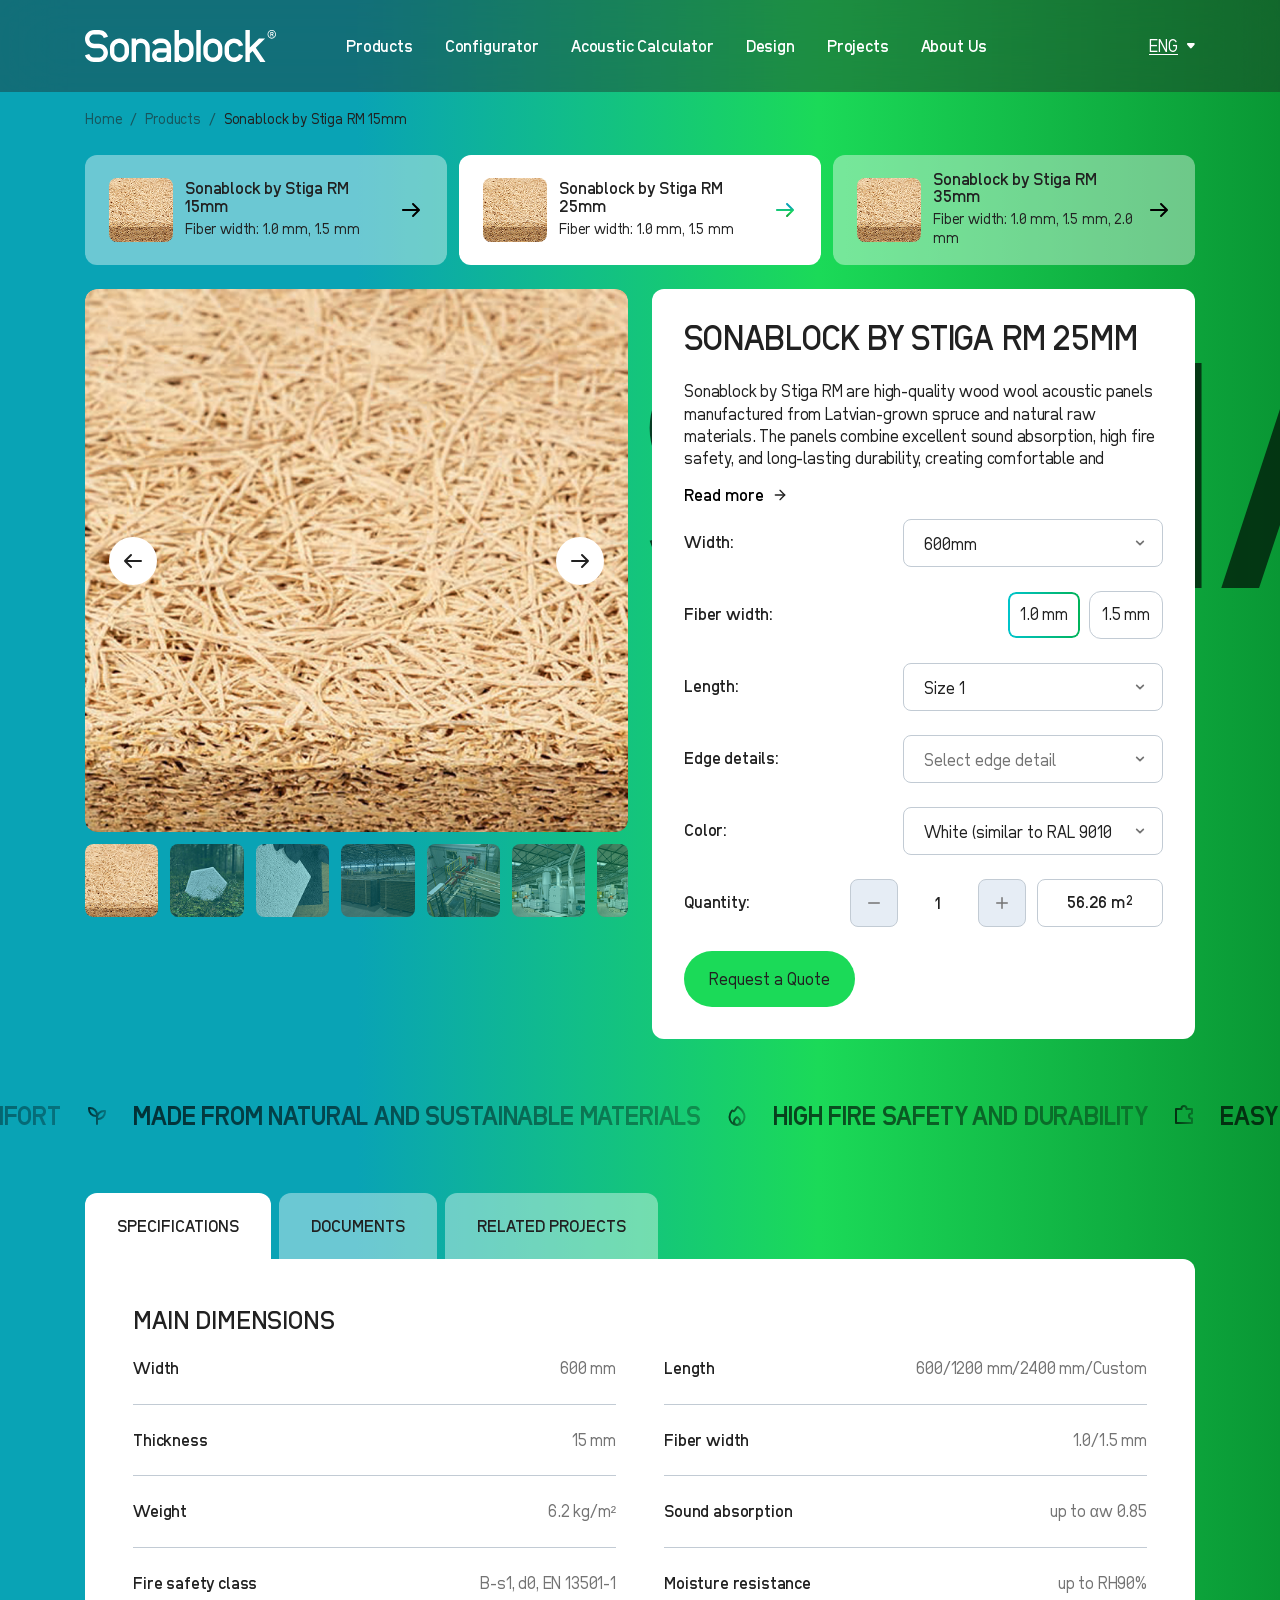
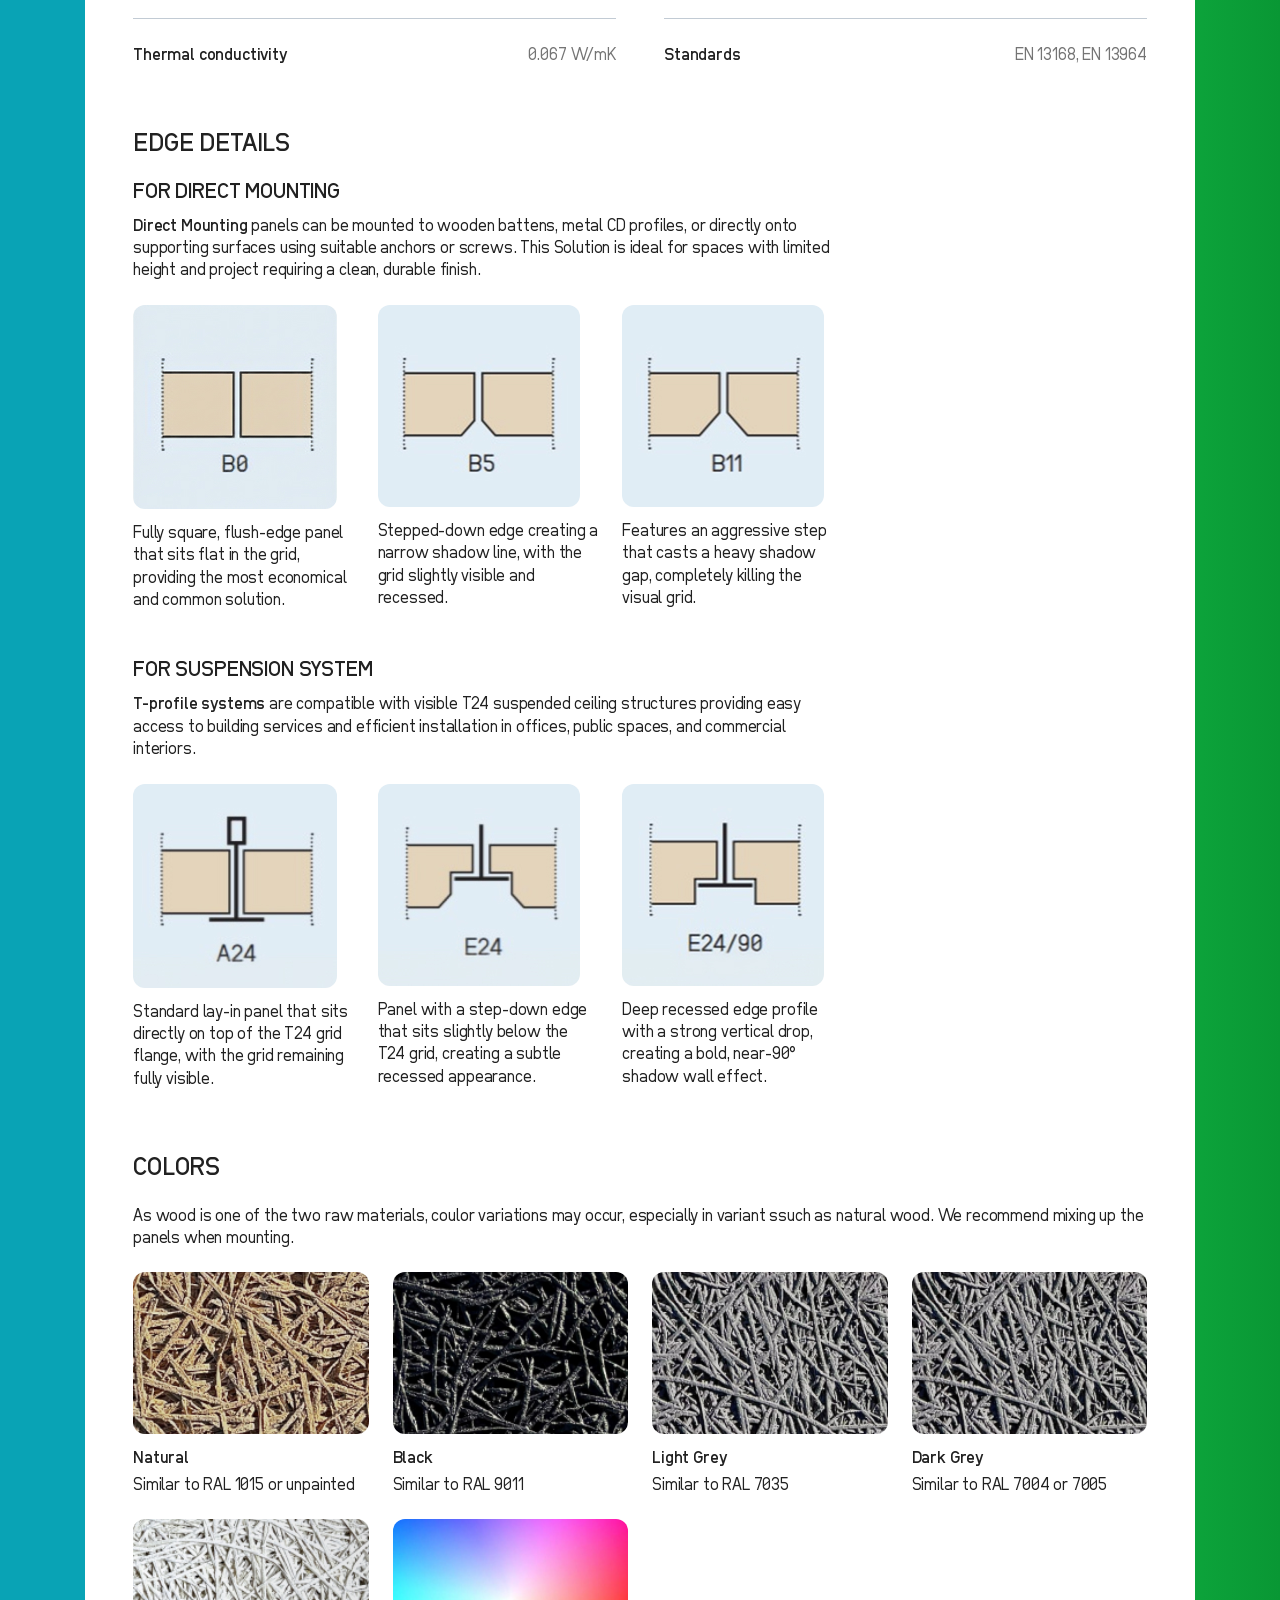
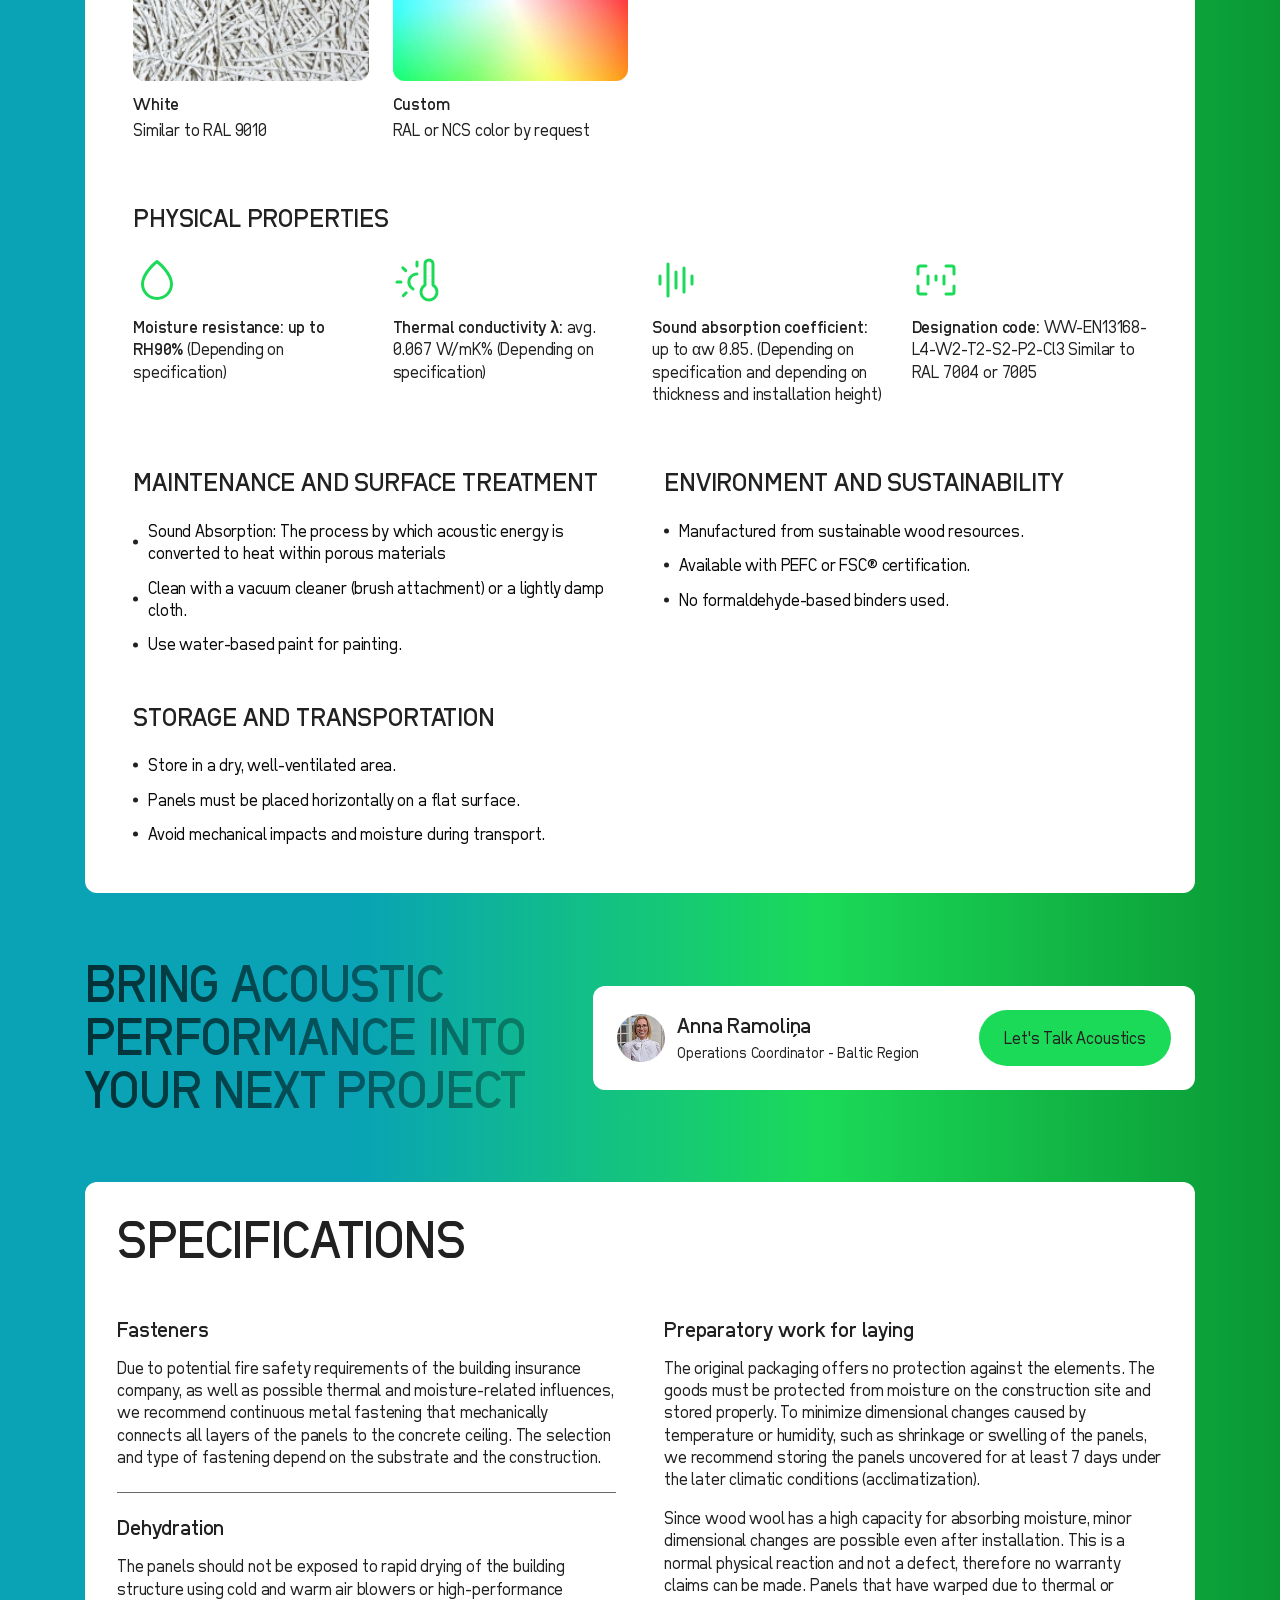
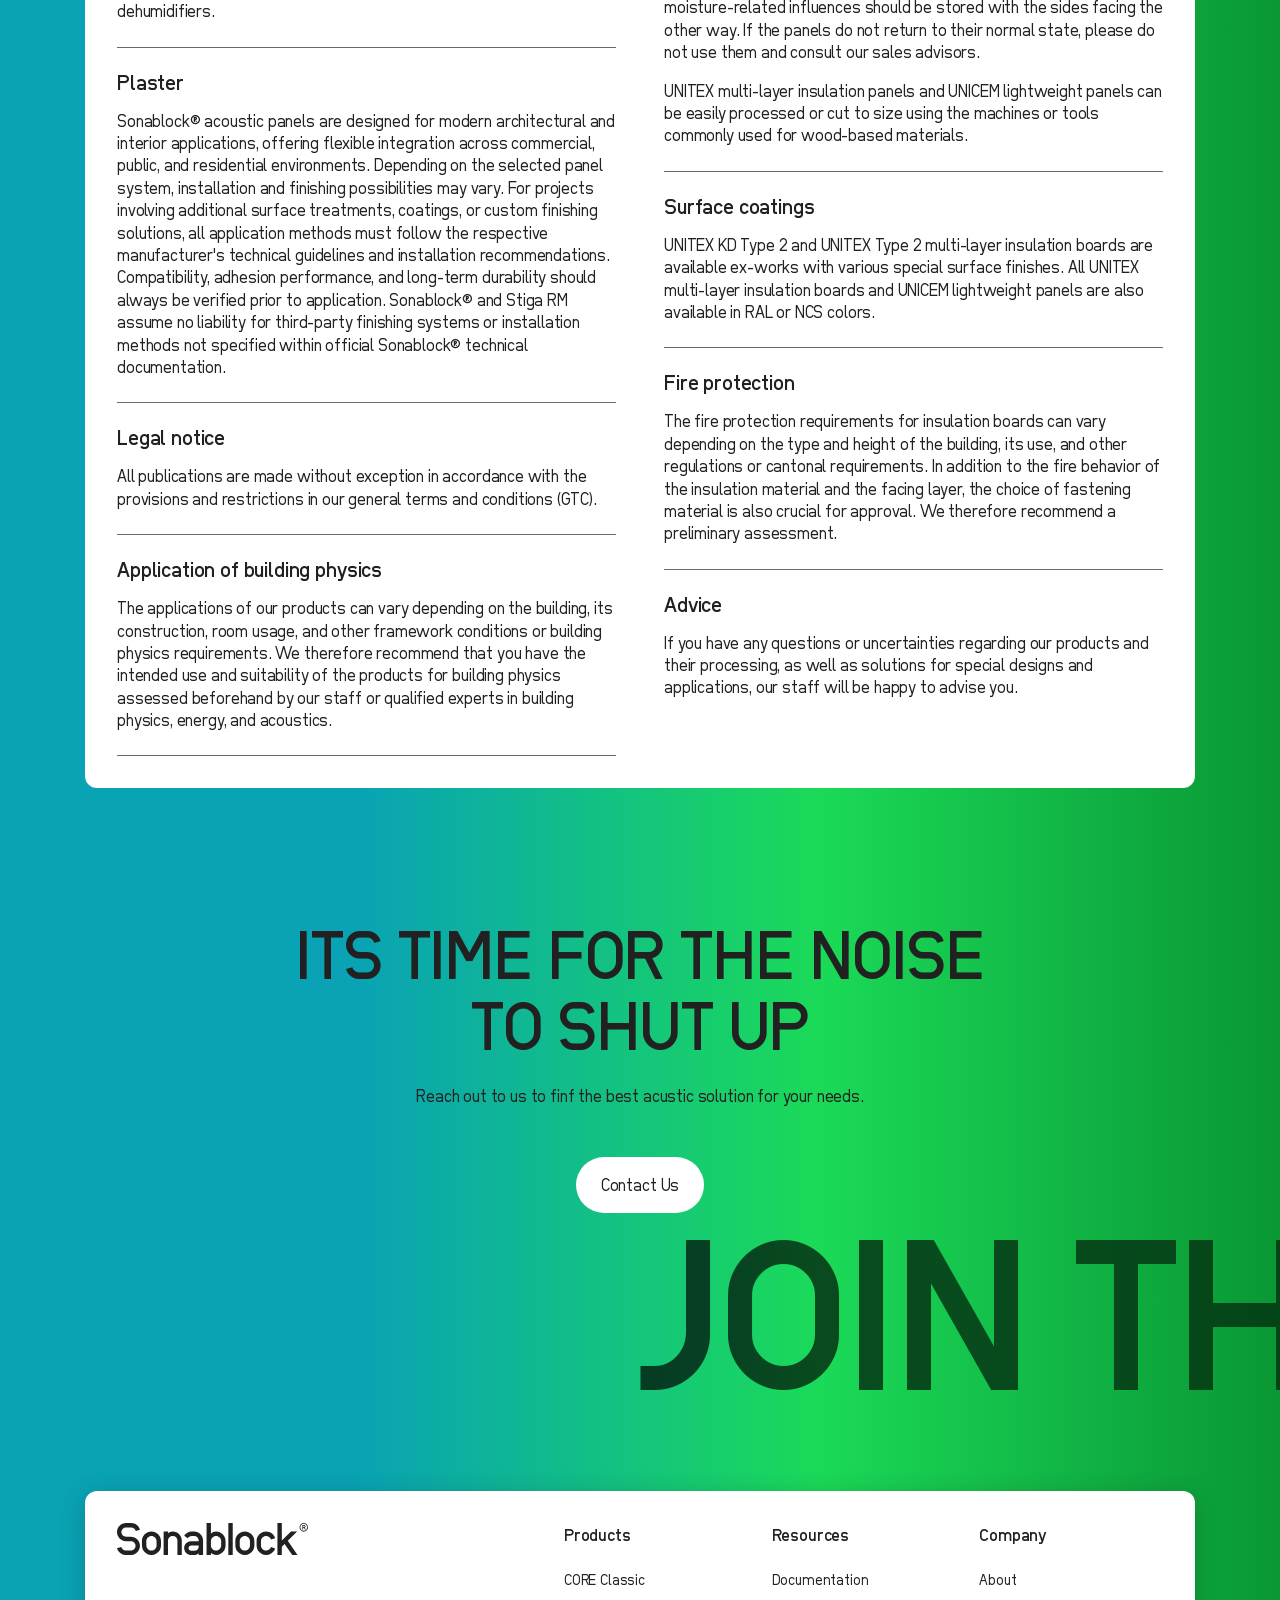
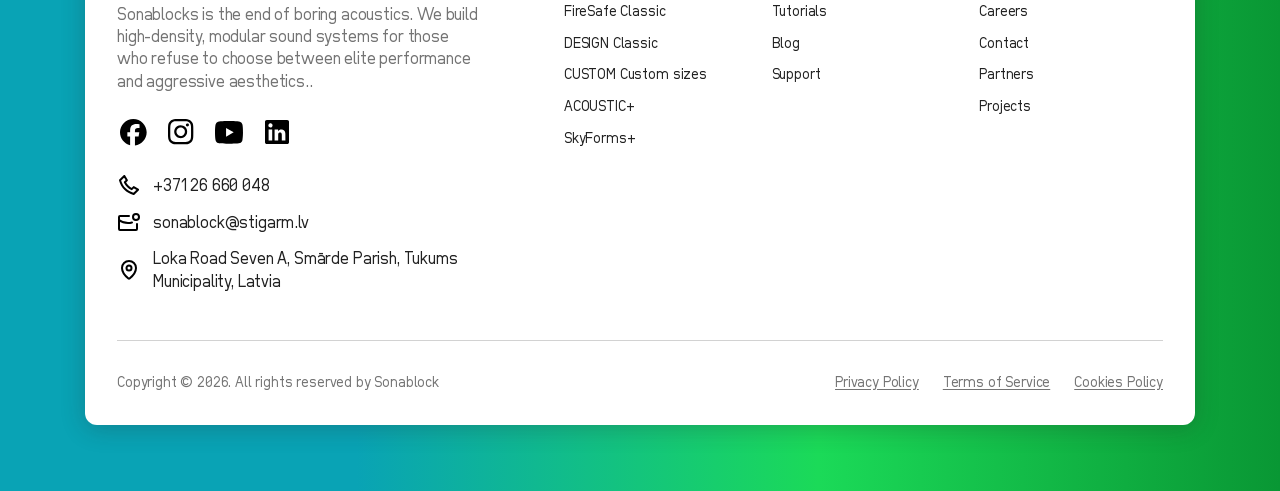
<file: product-page.html>
<!DOCTYPE html>
<html lang="en">
    <head>
        <meta charset="UTF-8">
        <meta name="viewport" content="width=device-width, initial-scale=1, shrink-to-fit=no"> 
        <link href="assets/css/style.css?v=1" rel="stylesheet" />
        <title>Sonablock</title>
    </head>

    <body>
        <header id="masthead" class="site-header">
            <div class="container">
                <a href="#" class="site-logo">
                    <img src="assets/images/logo.svg" alt="">
                </a> 

                <nav id="site-navigation">                    
                    <ul id="primary-menu-list">  
                        <li class="menu-item menu-current-item">
                            <a href="#">Products</a>
                        </li>

                        <li class="menu-item">
                            <a href="#">Configurator</a>
                        </li>

                         <li class="menu-item">
                            <a href="#">Acoustic Calculator</a>
                        </li>

                         <li class="menu-item">
                            <a href="#">Design</a>
                        </li>

                         <li class="menu-item">
                            <a href="#">Projects</a>
                        </li>

                         <li class="menu-item">
                            <a href="#">About Us</a>
                        </li>

                    </ul>
                </nav> 
                
                <div class="site-header__buttons">
                    <a href="#" class="cta-btn btn btn-primary h-44">Join the silence</a>

                    <div class="header-lang-bar dropdown">
                        <button class="dropdown-toggle" type="button" data-bs-toggle="dropdown" aria-expanded="false">
                            <span>Eng</span>
                        </button>
    
                        <ul class="dropdown-menu">
                            <li>
                                <a class="dropdown-item" href="#">
                                    <span>LV</span>
                                </a>
                            </li>

                            <li>
                                <a class="dropdown-item" href="#">
                                    <span>LT</span>
                                </a>
                            </li>
                        </ul>
                    </div>

                    <button type="button" class="menu-toggle">
                        <span>Menu</span>

                        <div class="menu-toggle__icon-holder">
                            <i class="menu-toggle__icon"></i>
                        </div>
                    </button>                    
                </div>

            </div>
        </header>    
        
        <main id="main" class="site-main" role="main">
            <div class="container">
                <nav class="breadcrumb" aria-label="Breadcrumb">
                    <a class="breadcrumb__link" href="#">Home</a>
                    <span class="breadcrumb__separator"></span>
                    <a class="breadcrumb__link" href="#">Products</a>
                    <span class="breadcrumb__separator"></span>
                    <span class="breadcrumb__current">Sonablock by Stiga RM 15mm</span>
                </nav>

                <div class="single-product-page">
                    <div class="product-variants">
                        <a href="#" class="product-variant">
                            <img src="assets/images/product-variant-thumbnail.jpg" alt="" class="product-variant__thumbnail">

                            <div class="product-variant__info">
                                <h3 class="product-variant__name">Sonablock by Stiga RM 15mm</h3>
                                <span class="product-variant__fiber">Fiber width: 1.0 mm, 1.5 mm</span>
                            </div>
                        </a>

                        <a href="#" class="product-variant product-variant--active">
                            <img src="assets/images/product-variant-thumbnail.jpg" alt="" class="product-variant__thumbnail">
                            <div class="product-variant__info">
                                <h3 class="product-variant__name">Sonablock by Stiga RM 25mm</h3>
                                <span class="product-variant__fiber">Fiber width: 1.0 mm, 1.5 mm</span>
                            </div>
                        </a>

                        <a href="#" class="product-variant">
                            <img src="assets/images/product-variant-thumbnail.jpg" alt="" class="product-variant__thumbnail">

                            <div class="product-variant__info">
                                <h3 class="product-variant__name">Sonablock by Stiga RM 35mm</h3>
                                <span class="product-variant__fiber">Fiber width: 1.0 mm, 1.5 mm, 2.0 mm</span>
                            </div>
                        </a>
                    </div>

                    <div class="single-product-page__main" data-title="Sonablock by Stiga RM 15mm">
                        <div class="product-images">     
                            <div class="swiper-container swiper-container-main swiper">
                                <div class="swiper-wrapper">
                                    <div class="swiper-slide">
                                        <a data-fancybox="gallery" href="assets/images/product-gallery-image-1.jpg" data-caption="">
                                            <img src="assets/images/product-gallery-image-1.jpg" />
                                        </a>
                                    </div>  
                                    
                                    <div class="swiper-slide">
                                        <a data-fancybox="gallery" href="assets/images/product-gallery-image-1.jpg" data-caption="">
                                            <img src="assets/images/product-gallery-image-1.jpg" />
                                        </a>
                                    </div>  

                                    <div class="swiper-slide">
                                        <a data-fancybox="gallery" href="assets/images/product-gallery-image-1.jpg" data-caption="">
                                            <img src="assets/images/product-gallery-image-1.jpg" />
                                        </a>
                                    </div>  

                                    <div class="swiper-slide">
                                        <a data-fancybox="gallery" href="assets/images/product-gallery-image-1.jpg" data-caption="">
                                            <img src="assets/images/product-gallery-image-1.jpg" />
                                        </a>
                                    </div>  

                                    <div class="swiper-slide">
                                        <a data-fancybox="gallery" href="assets/images/product-gallery-image-1.jpg" data-caption="">
                                            <img src="assets/images/product-gallery-image-1.jpg" />
                                        </a>
                                    </div>  

                                    <div class="swiper-slide">
                                        <a data-fancybox="gallery" href="assets/images/product-gallery-image-1.jpg" data-caption="">
                                            <img src="assets/images/product-gallery-image-1.jpg" />
                                        </a>
                                    </div>  

                                    <div class="swiper-slide">
                                        <a data-fancybox="gallery" href="assets/images/product-gallery-image-1.jpg" data-caption="">
                                            <img src="assets/images/product-gallery-image-1.jpg" />
                                        </a>
                                    </div>  

                                    <div class="swiper-slide">
                                        <a data-fancybox="gallery" href="assets/images/product-gallery-image-1.jpg" data-caption="">
                                            <img src="assets/images/product-gallery-image-1.jpg" />
                                        </a>
                                    </div>  

                                    <div class="swiper-slide">
                                        <a data-fancybox="gallery" href="assets/images/product-gallery-image-1.jpg" data-caption="">
                                            <img src="assets/images/product-gallery-image-1.jpg" />
                                        </a>
                                    </div>  
                                </div>

                                <div class="swiper-nav">
                                    <button type="button" class="swiper-button-prev"></button>
                                    <button type="button" class="swiper-button-next"></button>
                                </div>
                            </div>

                            <div class="swiper-container swiper-container-thumbs swiper">
                                <div class="swiper-wrapper">
                                    <div class="swiper-slide">
                                        <img src="assets/images/product-gallery-thumb-image-1.jpg" alt="">
                                    </div>

                                    <div class="swiper-slide">
                                        <img src="assets/images/product-gallery-thumb-image-2.jpg" alt="">
                                    </div>

                                    <div class="swiper-slide">
                                        <img src="assets/images/product-gallery-thumb-image-3.jpg" alt="">
                                    </div>

                                    <div class="swiper-slide">
                                        <img src="assets/images/product-gallery-thumb-image-4.jpg" alt="">
                                    </div>

                                    <div class="swiper-slide">
                                        <img src="assets/images/product-gallery-thumb-image-5.jpg" alt="">
                                    </div>

                                    <div class="swiper-slide">
                                        <img src="assets/images/product-gallery-thumb-image-6.jpg" alt="">
                                    </div>

                                    <div class="swiper-slide">
                                        <img src="assets/images/product-gallery-thumb-image-7.jpg" alt="">
                                    </div>

                                    <div class="swiper-slide">
                                        <img src="assets/images/product-gallery-thumb-image-1.jpg" alt="">
                                    </div>

                                    <div class="swiper-slide">
                                        <img src="assets/images/product-gallery-thumb-image-2.jpg" alt="">
                                    </div>
                                </div>
                            </div>
                        </div>

                        <div class="summary">
                            <h1 class="entry-title">Sonablock by Stiga RM 25mm</h1>

                            <div class="description">
                               <div class="description__wrapper">
                                    <p>Sonablock by Stiga RM are high-quality wood wool acoustic panels manufactured from Latvian-grown spruce and natural raw materials. The panels combine excellent sound absorption, high fire safety, and long-lasting durability, creating comfortable and aesthetically pleasing environments for a wide range of interiors.</p>
    
                                    <p>Lorem ipsum dolor sit amet, consectetur adipiscing elit. Sed do eiusmod tempor incididunt ut labore et dolore magna aliqua.</p>
                               </div>

                               <button type="button" class="show-more" data-text-less="Show less" data-text-more="Show more">Read more</button>
                            </div>
                            
                            <form action="#" method="post">
                                <div class="variations">
                                    <div class="form-row form-row--inline">
                                        <label>Width:</label>
                                        
                                        <select name="">
                                            <option value="600">600mm</option>
                                            <option value="2400">2400mm</option>
                                            <option value="3600">3600mm</option>
                                        </select>
                                    </div>

                                    <div class="form-row form-row--inline">
                                        <label>Fiber width:</label>
                                        
                                        <div class="radio-choices">
                                            <label class="choice">
                                                <input type="radio" name="fiber-width" value="1.0 mm" checked>
                                                <span>1.0 mm</span>
                                            </label>

                                            <label class="choice">
                                                <input type="radio" name="fiber-width" value="1.5 mm">
                                                <span>1.5 mm</span>
                                            </label>
                                        </div>
                                    </div>

                                    <div class="form-row form-row--inline">
                                        <label>Length:</label>
                                        
                                        <select name="" id="fiber-length-options">
                                            <option value="Size 1">Size 1</option>
                                            <option value="Size 2">Size 2</option>
                                            <option value="Size 3">Size 3</option>
                                            <option value="Custom size">Custom size</option>
                                        </select>
                                    </div>

                                    <div class="form-row form-row--custom-size-row">
                                        <label>Enter custom size:</label>
                                        
                                        <span class="wpcf7-form-control-wrap" data-name="custom-size">
                                            <input class="wpcf7-form-control wpcf7-text input-text" type="text" name="custom-size" placeholder="Enter custom size" required="">
                                        </span>

                                        <span class="custom-size-note">Enter your custom size between 120 mm and 2000 mm.</span>
                                    </div>

                                    <div class="form-row form-row--inline">
                                        <label>Edge details:</label>
                                        
                                        <select name="" placeholder="Select edge detail">
                                            <option value="Square edge">Square edge</option>
                                            <option value="Beveled edge">Beveled edge</option>
                                            <option value="Rounded edge">Rounded edge</option>
                                        </select>
                                    </div>

                                    <div class="form-row form-row--inline">
                                        <label>Color:</label>
                                        
                                        <select name="">
                                            <option value="White (similar to RAL 9010)">White (similar to RAL 9010)</option>
                                            <option value="Black (similar to RAL 9005)">Black (similar to RAL 9005)</option>
                                            <option value="Gray (similar to RAL 7035)">Gray (similar to RAL 7035)</option>
                                        </select>
                                    </div>

                                    <div class="form-row form-row--inline">
                                        <label>Quantity:</label>

                                        <div class="quantity-holder">
                                            <div class="quantity">
                                                <input type="button" value="-" class="minus btn" aria-label="Decrease quantity">
                                                <input type="number" id="" class="input-text qty text" value="1" aria-label="Product quantity" min="1" name="quantity" step="1" placeholder="" inputmode="numeric" autocomplete="off">
                                                <input type="button" value="+" class="plus btn" aria-label="Increase quantity">
                                            </div>

                                            <div class="quantity-calculations"><span>56.26</span> m<sup>2</sup></div>
                                        </div>
                                    </div>
                                </div>

                                <button type="button" data-bs-toggle="modal" data-bs-target="#cartModal" class="btn btn-secondary btn-cart"><span>Request a Quote</span></button>
                            </form>
                        </div>
                    </div>

                    <div class="product-highlights">
                        <div class="swiper-holder">
                            <div class="swiper">
                                <div class="swiper-wrapper">
                                    <div class="swiper-slide">
                                        <div class="product-highlights__feature">
                                            <div class="product-highlights__feature-icon">
                                                <img src="assets/images/icons/single-product-highlights__feature-icon-1.svg" alt="">
                                            </div>

                                            <span class="product-highlights__feature-label">Improves acoustic comfort</span>
                                        </div>
                                    </div>

                                    <div class="swiper-slide">
                                        <div class="product-highlights__feature">
                                            <div class="product-highlights__feature-icon">
                                                <img src="assets/images/icons/single-product-highlights__feature-icon-2.svg" alt="">
                                            </div>

                                            <span class="product-highlights__feature-label">Made from natural and sustainable materials</span>
                                        </div>
                                    </div>

                                    <div class="swiper-slide">
                                        <div class="product-highlights__feature">
                                            <div class="product-highlights__feature-icon">
                                                <img src="assets/images/icons/single-product-highlights__feature-icon-3.svg" alt="">
                                            </div>

                                            <span class="product-highlights__feature-label">High fire safety and durability</span>
                                        </div>
                                    </div>

                                    <div class="swiper-slide">
                                        <div class="product-highlights__feature">
                                            <div class="product-highlights__feature-icon">
                                                <img src="assets/images/icons/single-product-highlights__feature-icon-4.svg" alt="">
                                            </div>

                                            <span class="product-highlights__feature-label">Easy to integrate into various interiors</span>
                                        </div>
                                    </div>

                                    <div class="swiper-slide">
                                        <div class="product-highlights__feature">
                                            <div class="product-highlights__feature-icon">
                                                <img src="assets/images/icons/single-product-highlights__feature-icon-1.svg" alt="">
                                            </div>

                                            <span class="product-highlights__feature-label">Improves acoustic comfort</span>
                                        </div>
                                    </div>

                                    <div class="swiper-slide">
                                        <div class="product-highlights__feature">
                                            <div class="product-highlights__feature-icon">
                                                <img src="assets/images/icons/single-product-highlights__feature-icon-2.svg" alt="">
                                            </div>

                                            <span class="product-highlights__feature-label">Made from natural and sustainable materials</span>
                                        </div>
                                    </div>

                                    <div class="swiper-slide">
                                        <div class="product-highlights__feature">
                                            <div class="product-highlights__feature-icon">
                                                <img src="assets/images/icons/single-product-highlights__feature-icon-3.svg" alt="">
                                            </div>

                                            <span class="product-highlights__feature-label">High fire safety and durability</span>
                                        </div>
                                    </div>

                                    <div class="swiper-slide">
                                        <div class="product-highlights__feature">
                                            <div class="product-highlights__feature-icon">
                                                <img src="assets/images/icons/single-product-highlights__feature-icon-4.svg" alt="">
                                            </div>

                                            <span class="product-highlights__feature-label">Easy to integrate into various interiors</span>
                                        </div>
                                    </div>
                                </div>
                            </div>
                        </div>
                    </div>

                    <div class="product-tabs">
                        <ul class="nav nav-tabs" role="tablist">
                            <li class="nav-item" role="presentation">
                                <button class="nav-link active" id="tab-1" data-bs-toggle="tab" data-bs-target="#tab-pane-1" type="button" role="tab" aria-controls="tab-pane-1" aria-selected="true">Specifications</button>
                            </li>

                            <li class="nav-item" role="presentation">
                                <button class="nav-link" id="tab-2" data-bs-toggle="tab" data-bs-target="#tab-pane-2" type="button" role="tab" aria-controls="tab-pane-2" aria-selected="false">Documents</button>
                            </li>

                            <li class="nav-item" role="presentation">
                                <button class="nav-link" id="tab-3" data-bs-toggle="tab" data-bs-target="#tab-pane-3" type="button" role="tab" aria-controls="tab-pane-3" aria-selected="false">Related projects</button>
                            </li>
                        </ul>

                        <div class="tab-content">
                            <div class="tab-pane fade show active" id="tab-pane-1" role="tabpanel" aria-labelledby="tab-1" tabindex="0">
                                <button type="button" class="mobile-toggle-btn">Specifications</button>

                                <div class="tab-pane__content">
                                    <h3 class="block-heading">Main dimensions</h3>
                                    
                                    <div class="dimensions">
                                        <table>
                                            <tbody>
                                                <tr>
                                                    <th class="dimensions__label">Width</th>
                                                    <td class="dimensions__value">600 mm</td>
                                                </tr>

                                                <tr>
                                                    <th class="dimensions__label">Thickness</th>
                                                    <td class="dimensions__value">15 mm</td>
                                                </tr>

                                                <tr>
                                                    <th class="dimensions__label">Weight</th>
                                                    <td class="dimensions__value">6.2 kg/m²</td>
                                                </tr>

                                                <tr>
                                                    <th class="dimensions__label">Fire safety class</th>
                                                    <td class="dimensions__value">B-s1, d0, EN 13501-1</td>
                                                </tr>

                                                <tr>
                                                    <th class="dimensions__label">Thermal conductivity</th>
                                                    <td class="dimensions__value">0.067 W/mK</td>
                                                </tr>
                                            </tbody>
                                        </table>

                                        <table class="dimensions__table">
                                            <tbody>
                                                <tr>
                                                    <th class="dimensions__label">Length</th>
                                                    <td class="dimensions__value">600/1200 mm/2400 mm/Custom</td>
                                                </tr>

                                                <tr>
                                                    <th class="dimensions__label">Fiber width</th>
                                                    <td class="dimensions__value">1.0/1.5 mm</td>
                                                </tr>

                                                <tr>
                                                    <th class="dimensions__label">Sound absorption</th>
                                                    <td class="dimensions__value">up to αw 0.85</td>
                                                </tr>

                                                <tr>
                                                    <th class="dimensions__label">Moisture resistance</th>
                                                    <td class="dimensions__value">up to RH90%</td>
                                                </tr>

                                                <tr>
                                                    <th class="dimensions__label">Standards</th>
                                                    <td class="dimensions__value">EN 13168, EN 13964</td>
                                                </tr>
                                            </tbody>
                                        </table>
                                    </div>

                                    <div class="edge-details">
                                        <h2 class="block-heading">Edge details</h2>
                                        <h3>For direct mounting</h3>

                                        <p><strong>Direct Mounting</strong> panels can be mounted to wooden battens, metal CD profiles, or directly onto supporting surfaces using suitable anchors or screws. This Solution is ideal for spaces with limited height and project requiring a clean, durable finish.</p>
                                        
                                        <div class="edge-details__grid">
                                            <div class="edge-card">
                                                <div class="edge-card__image">
                                                    <img src="assets/images/edge-b0.jpg" alt="">
                                                </div>

                                                <p class="edge-card__text">Fully square, flush-edge panel that sits flat in the grid, providing the most economical and common solution.</p>
                                            </div>

                                            <div class="edge-card">
                                                <div class="edge-card__image">
                                                    <img src="assets/images/edge-b5.jpg" alt="">
                                                </div>

                                                <p class="edge-card__text">Stepped-down edge creating a narrow shadow line, with the grid slightly visible and recessed.</p>
                                            </div>

                                            <div class="edge-card">
                                                <div class="edge-card__image">
                                                    <img src="assets/images/edge-b11.jpg" alt="">
                                                </div>

                                                <p class="edge-card__text">Features an aggressive step that casts a heavy shadow gap, completely killing the visual grid.</p>
                                            </div>
                                        </div>

                                        <h3>For suspension system</h3>
                                        <p><strong>T-profile systems</strong> are compatible with visible T24 suspended ceiling structures providing easy access to building services and efficient installation in offices, public spaces, and commercial interiors.</p>

                                        <div class="edge-details__grid">
                                            <div class="edge-card">
                                                <div class="edge-card__image">
                                                    <img src="assets/images/edge-a24.jpg" alt="">
                                                </div>

                                                <p class="edge-card__text">Standard lay-in panel that sits directly on top of the T24 grid flange, with the grid remaining fully visible.</p>
                                            </div>

                                            <div class="edge-card">
                                                <div class="edge-card__image">
                                                    <img src="assets/images/edge-e24.jpg" alt="">
                                                </div>

                                                <p class="edge-card__text">Panel with a step-down edge that sits slightly below the T24 grid, creating a subtle recessed appearance.</p>
                                            </div>

                                            <div class="edge-card">
                                                <div class="edge-card__image">
                                                    <img src="assets/images/edge-e24-90.jpg" alt="">
                                                </div>

                                                <p class="edge-card__text">Deep recessed edge profile with a strong vertical drop, creating a bold, near-90° shadow wall effect.</p>
                                            </div>
                                        </div>
                                    </div>

                                    <div class="colors">
                                        <h2 class="block-heading">Colors</h2>
                                        <p>As wood is one of the two raw materials, coulor variations may occur, especially in variant ssuch as natural wood. We recommend mixing up the panels when mounting.</p>
                                        
                                        <div class="colors__grid">
                                            <div class="color">
                                                <div class="color__image">
                                                    <img src="assets/images/color-1.jpg" alt="">
                                                </div>
                                                
                                                <h4 class="color__name">Natural</h4>
                                                <p class="color__desc">Similar to RAL 1015 or unpainted</p>
                                            </div>

                                            <div class="color">
                                                <div class="color__image">
                                                    <img src="assets/images/color-2.jpg" alt="">
                                                </div>
                                                
                                                <h4 class="color__name">Black</h4>
                                                <p class="color__desc">Similar to RAL 9011</p>
                                            </div>

                                            <div class="color">
                                                <div class="color__image">
                                                    <img src="assets/images/color-3.jpg" alt="">
                                                </div>
                                                
                                                <h4 class="color__name">Light Grey</h4>
                                                <p class="color__desc">Similar to RAL 7035</p>
                                            </div>

                                            <div class="color">
                                                <div class="color__image">
                                                    <img src="assets/images/color-4.jpg" alt="">
                                                </div>
                                                
                                                <h4 class="color__name">Dark Grey</h4>
                                                <p class="color__desc">Similar to RAL 7004 or 7005</p>
                                            </div>

                                            <div class="color">
                                                <div class="color__image">
                                                    <img src="assets/images/color-5.jpg" alt="">
                                                </div>
                                                
                                                <h4 class="color__name">White</h4>
                                                <p class="color__desc">Similar to RAL 9010</p>
                                            </div>

                                            <div class="color">
                                                <div class="color__image">
                                                    <img src="assets/images/color-6.jpg" alt="">
                                                </div>

                                                <h4 class="color__name">Custom</h4>
                                                <p class="color__desc">RAL or NCS color by request</p>
                                            </div>
                                        </div>
                                    </div>
                                
                                    <div class="physical-properties">
                                        <h2 class="block-heading">Physical properties</h2>

                                        <div class="properties__grid">
                                            <div class="property">
                                                <div class="property__icon">
                                                    <svg width="48" height="48" viewBox="0 0 48 48" fill="none" xmlns="http://www.w3.org/2000/svg">
                                                    <path d="M38.5 28.1111C38.5 36.0579 32.0081 42.5 24 42.5C15.9919 42.5 9.5 36.0579 9.5 28.1111C9.5 16.8056 24 5.5 24 5.5C24 5.5 38.5 16.8056 38.5 28.1111Z" stroke="#1BDA58" stroke-width="3" stroke-linejoin="round"/>
                                                    </svg>
                                                </div>

                                                <p class="property__text"><strong>Moisture resistance: up to RH90%</strong> (Depending on specification)</p>
                                            </div>

                                            <div class="property">
                                                <div class="property__icon">
                                                    <svg width="48" height="48" viewBox="0 0 48 48" fill="none" xmlns="http://www.w3.org/2000/svg">
                                                        <path d="M24 18.0001C22.2154 17.9713 20.4725 18.5401 19.0485 19.6161C17.6244 20.692 16.6011 22.2132 16.1412 23.9377C15.6813 25.6623 15.8114 27.491 16.5106 29.1332C17.2098 30.7753 18.4381 32.1364 20 33.0001M24 6V10M13.2004 36.7998L10.4004 39.5998M8 26H4M12.6804 14.6799L9.86035 11.8599M40 8V29.08C41.5251 29.9605 42.7171 31.3197 43.391 32.9467C44.065 34.5738 44.1832 36.3777 43.7274 38.0788C43.2716 39.7798 42.2672 41.283 40.8701 42.355C39.4729 43.4271 37.7611 44.0082 36 44.0082C34.2389 44.0082 32.5271 43.4271 31.1299 42.355C29.7328 41.283 28.7284 39.7798 28.2726 38.0788C27.8168 36.3777 27.935 34.5738 28.609 32.9467C29.2829 31.3197 30.4749 29.9605 32 29.08V8C32 6.93913 32.4214 5.92172 33.1716 5.17157C33.9217 4.42143 34.9391 4 36 4C37.0609 4 38.0783 4.42143 38.8284 5.17157C39.5786 5.92172 40 6.93913 40 8Z" stroke="#1BDA58" stroke-width="3" stroke-linecap="round" stroke-linejoin="round"/>
                                                    </svg>
                                                </div>

                                                <p class="property__text"><strong>Thermal conductivity λ:</strong> avg. 0.067 W/mK% (Depending on specification)</p>
                                            </div>

                                            <div class="property">
                                                <div class="property__icon">
                                                    <svg width="48" height="48" viewBox="0 0 48 48" fill="none" xmlns="http://www.w3.org/2000/svg">
                                                    <path d="M16 8V40M8 20V28M24 16V32M32 12V36M40 20V28" stroke="#1BDA58" stroke-width="3" stroke-linecap="round"/>
                                                    </svg>
                                                </div>

                                                <p class="property__text"><strong>Sound absorption coefficient:</strong> up to αw 0.85. (Depending on specification and depending on thickness and installation height)</p>
                                            </div>

                                            <div class="property">
                                                <div class="property__icon">
                                                    <svg width="48" height="48" viewBox="0 0 48 48" fill="none" xmlns="http://www.w3.org/2000/svg">
                                                        <path d="M14 10H8C6.89543 10 6 10.8954 6 12V18M34 10H40C41.1046 10 42 10.8954 42 12V18M42 30V36C42 37.1046 41.1046 38 40 38H34M14 38H8C6.89543 38 6 37.1046 6 36V30M16 20V28M32 20V28M24 20V24" stroke="#1BDA58" stroke-width="3" stroke-linecap="round" stroke-linejoin="round"/>
                                                    </svg>
                                                </div>

                                                <p class="property__text"><strong>Designation code:</strong> WW-EN13168-L4-W2-T2-S2-P2-Cl3 Similar to RAL 7004 or 7005</p>
                                            </div>
                                        </div>
                                    </div>

                                    <div class="info-cols">
                                        <div class="info-col">
                                            <h3 class="block-heading">Maintenance and surface treatment</h3>

                                            <ul class="info-col__list">
                                                <li>Sound Absorption: The process by which acoustic energy is converted to heat within porous materials</li>
                                                <li>Clean with a vacuum cleaner (brush attachment) or a lightly damp cloth.</li>
                                                <li>Use water-based paint for painting.</li>
                                            </ul>
                                        </div>

                                        <div class="info-col">
                                            <h3 class="block-heading">Environment and sustainability</h3>

                                            <ul class="info-col__list">
                                                <li>Manufactured from sustainable wood resources.</li>
                                                <li>Available with PEFC or FSC® certification.</li>
                                                <li>No formaldehyde-based binders used.</li>
                                            </ul>
                                        </div>

                                        <div class="info-col">
                                            <h3 class="block-heading">Storage and transportation</h3>

                                            <ul class="info-col__list">
                                                <li>Store in a dry, well-ventilated area.</li>
                                                <li>Panels must be placed horizontally on a flat surface.</li>
                                                <li>Avoid mechanical impacts and moisture during transport.</li>
                                            </ul>
                                        </div>                                    
                                    </div>
                                </div>
                            </div>

                            <div class="tab-pane fade" id="tab-pane-2" role="tabpanel" aria-labelledby="tab-2" tabindex="0">
                                <button type="button" class="mobile-toggle-btn">Documents</button>

                                <div class="tab-pane__content">
                                    <h2 class="block-heading">Documents</h2>

                                    <div class="downloads-grid grid-2">
                                        <a href="#" class="download-link download-link--border">
                                            <div class="download-link__text">
                                                <div class="download-link__icon">
                                                    <img src="assets/images/icons/pdf-icon.svg" alt="">
                                                </div>

                                                <span class="download-link__title">Technical Datasheet Sonablock by Stiga RM 25mm</span>
                                            </div>

                                            <button type="button" class="download-link__download"></button>
                                        </a>

                                        <a href="#" class="download-link download-link--border">
                                            <div class="download-link__text">
                                                <div class="download-link__icon">
                                                    <img src="assets/images/icons/pdf-icon.svg" alt="">
                                                </div>

                                                <span class="download-link__title">Technical Datasheet Sonablock by Stiga RM 25mm</span>
                                            </div>

                                            <button type="button" class="download-link__download"></button>
                                        </a>
                                    </div>
                                </div>
                            </div>

                            <div class="tab-pane fade" id="tab-pane-3" role="tabpanel" aria-labelledby="tab-3" tabindex="0">
                                <button type="button" class="mobile-toggle-btn">Related  projects</button>

                                <div class="tab-pane__content">
                                    <div class="related-projects">
                                        <div class="related-projects__toolbar">
                                            <h3 class="block-heading">Beyond the panel sonablock in action</h3>

                                            <select name="" class="related-projects__filter">
                                                <option value="Office">Office</option>
                                                <option value="Education">Education</option>
                                                <option value="Hospitality">Hospitality</option>
                                            </select>
                                        </div>


                                        <div class="related-projects__grid">
                                            <div class="related-projects__item">
                                                <div class="related-projects__item-image">
                                                    <img src="assets/images/related-project-1.jpg" alt="">
                                                </div>

                                                <h4 class="related-projects__item-title">Showroom</h4>
                                                <span class="related-projects__item-category">Public/Social spaces</span>
                                            </div>

                                            <div class="related-projects__item">
                                                <div class="related-projects__item-image">
                                                    <img src="assets/images/related-project-2.jpg" alt="">
                                                </div>

                                                <h4 class="related-projects__item-title">Collect art fair</h4>
                                                <span class="related-projects__item-category">Office</span>
                                            </div>

                                            <div class="related-projects__item">
                                                <div class="related-projects__item-image">
                                                    <img src="assets/images/related-project-3.jpg" alt="">
                                                </div>

                                                <h4 class="related-projects__item-title">Sonablock</h4>
                                                <span class="related-projects__item-category">Hospitality</span>
                                            </div>

                                            <div class="related-projects__item">
                                                <div class="related-projects__item-image">
                                                    <img src="assets/images/related-project-4.jpg" alt="">
                                                </div>

                                                <h4 class="related-projects__item-title">Stargazing</h4>
                                                <span class="related-projects__item-category">Education</span>
                                            </div>

                                            <div class="related-projects__item">
                                                <div class="related-projects__item-image">
                                                    <img src="assets/images/related-project-5.jpg" alt="">
                                                </div>

                                                <h4 class="related-projects__item-title">Showroom</h4>
                                                <span class="related-projects__item-category">Public/Social spaces</span>
                                            </div>

                                            <div class="related-projects__item">
                                                <div class="related-projects__item-image">
                                                    <img src="assets/images/related-project-6.jpg" alt="">
                                                </div>

                                                <h4 class="related-projects__item-title">Showroom</h4>
                                                <span class="related-projects__item-category">Public/Social spaces</span>
                                            </div>
                                        </div>
                                    </div>
                                </div>
                            </div>
                        </div>
                    </div>

                    <div class="cta">
                        <h2 class="block-heading block-heading--gradient m-0">Bring acoustic performance into your next project</h2>
                        
                        <div class="cta__person">
                            <div class="cta__person-details">
                                <img class="cta__avatar" src="assets/images/anna-ramolina.jpg" alt="">

                                <div class="cta__person-info">
                                    <span class="cta__name">Anna Ramoliņa</span>
                                    <span class="cta__role">Operations Coordinator - Baltic Region</span>
                                </div>
                            </div>

                            <a href="#" class="btn btn-secondary"><span>Let's Talk Acoustics</span></a>
                        </div>                        
                    </div>

                    <div class="spec-text">
                        <h2 class="block-heading">Specifications</h2>

                        <div class="spec-text__cols">
                            <div class="spec-text__item">
                                <h3 class="spec-text__title">Fasteners</h3>
                                <p>Due to potential fire safety requirements of the building insurance company, as well as possible thermal and moisture-related influences, we recommend continuous metal fastening that mechanically connects all layers of the panels to the concrete ceiling. The selection and type of fastening depend on the substrate and the construction.</p>
                            </div>

                            <div class="spec-text__item">
                                <h3 class="spec-text__title">Dehydration</h3>
                                <p>The panels should not be exposed to rapid drying of the building structure using cold and warm air blowers or high-performance dehumidifiers.</p>
                            </div>
                            
                            <div class="spec-text__item">
                                <h3 class="spec-text__title">Plaster</h3>
                                <p>Sonablock® acoustic panels are designed for modern architectural and interior applications, offering flexible integration across commercial, public, and residential environments. Depending on the selected panel system, installation and finishing possibilities may vary. For projects involving additional surface treatments, coatings, or custom finishing solutions, all application methods must follow the respective manufacturer's technical guidelines and installation recommendations. Compatibility, adhesion performance, and long-term durability should always be verified prior to application. Sonablock® and Stiga RM assume no liability for third-party finishing systems or installation methods not specified within official Sonablock® technical documentation.</p>
                            </div>

                            <div class="spec-text__item">
                                <h3 class="spec-text__title">Legal notice</h3>
                                <p>All publications are made without exception in accordance with the provisions and restrictions in our general terms and conditions (GTC).</p>
                            </div>
                            
                            <div class="spec-text__item">
                                <h3 class="spec-text__title">Application of building physics</h3>
                                <p>The applications of our products can vary depending on the building, its construction, room usage, and other framework conditions or building physics requirements. We therefore recommend that you have the intended use and suitability of the products for building physics assessed beforehand by our staff or qualified experts in building physics, energy, and acoustics.</p>
                            </div>

                            <div class="spec-text__item">
                                <h3 class="spec-text__title">Preparatory work for laying</h3>
                                <p>The original packaging offers no protection against the elements. The goods must be protected from moisture on the construction site and stored properly. To minimize dimensional changes caused by temperature or humidity, such as shrinkage or swelling of the panels, we recommend storing the panels uncovered for at least 7 days under the later climatic conditions (acclimatization).</p>
                                <p>Since wood wool has a high capacity for absorbing moisture, minor dimensional changes are possible even after installation. This is a normal physical reaction and not a defect, therefore no warranty claims can be made. Panels that have warped due to thermal or moisture-related influences should be stored with the sides facing the other way. If the panels do not return to their normal state, please do not use them and consult our sales advisors.</p>
                                <p>UNITEX multi-layer insulation panels and UNICEM lightweight panels can be easily processed or cut to size using the machines or tools commonly used for wood-based materials.</p>
                            </div>

                            <div class="spec-text__item">
                                <h3 class="spec-text__title">Surface coatings</h3>
                                <p>UNITEX KD Type 2 and UNITEX Type 2 multi-layer insulation boards are available ex-works with various special surface finishes. All UNITEX multi-layer insulation boards and UNICEM lightweight panels are also available in RAL or NCS colors.</p>
                            </div>
                            
                            <div class="spec-text__item">
                                <h3 class="spec-text__title">Fire protection</h3>
                                <p>The fire protection requirements for insulation boards can vary depending on the type and height of the building, its use, and other regulations or cantonal requirements. In addition to the fire behavior of the insulation material and the facing layer, the choice of fastening material is also crucial for approval. We therefore recommend a preliminary assessment.</p>
                            </div>

                            <div class="spec-text__item">
                                <h3 class="spec-text__title">Advice</h3>
                                <p>If you have any questions or uncertainties regarding our products and their processing, as well as solutions for special designs and applications, our staff will be happy to advise you.</p>
                            </div>

                        </div>
                    </div>
                </div>
            </div>

            <section class="cta-section" data-title="Join the silence">
                <div class="container">
                    <div class="section-heading-holder mw-700">
                        <h2 class="section-heading section-heading--gradient">ITS TIME FOR THE NOISE TO SHUT UP</h2>
                        <p>Reach out to us to finf the best acustic solution for your needs.</p>

                        <a href="#" class="cta-section__btn btn btn-primary">Contact Us</a>
                    </div>
                </div>
            </section>
        </main>

        <footer id="main-footer">      
            <div class="container">
                <div class="footer-content">
                    <div class="footer-content__main">
                        <div class="widget-text">
                            <div class="footer-logo">
                                <img src="assets/images/logos/footer-logo.svg" alt="">
                            </div>

                            <p>Sonablocks is the end of boring acoustics. We build high-density, modular sound systems for those who refuse to choose between elite performance and aggressive aesthetics..</p>

                            <ul class="social-media">
                                <li>
                                    <a href="#" target="_blank">
                                        <img src="assets/images/icons/footer-fb-icon.svg" alt="">
                                    </a>
                                </li>

                                <li>
                                    <a href="#" target="_blank">
                                        <img src="assets/images/icons/footer-ig-icon.svg" alt="">
                                    </a>
                                </li>

                                <li>
                                    <a href="#" target="_blank">
                                        <img src="assets/images/icons/footer-yt-icon.svg" alt="">
                                    </a>
                                </li>

                                <li>
                                    <a href="#" target="_blank">
                                        <img src="assets/images/icons/footer-linked-icon.svg" alt="">
                                    </a>
                                </li>
                            </ul>

                            <ul class="footer-contacts">
                                <li>
                                    <a href="tel:+37126660048">
                                        <div class="footer-contacts__icon">
                                            <img src="assets/images/icons/footer-phone.svg" alt="">
                                        </div>

                                        <span>+371 26 660 048</span>
                                    </a>
                                </li>

                                <li>
                                    <a href="mailto:sonablock@stigarm.lv">
                                        <div class="footer-contacts__icon">
                                            <img src="assets/images/icons/footer-email.svg" alt="">
                                        </div>

                                        <span>sonablock@stigarm.lv</span>
                                    </a>
                                </li>

                                <li>
                                    <a href="#">
                                        <div class="footer-contacts__icon">
                                            <img src="assets/images/icons/footer-location.svg" alt="">
                                        </div>

                                        <span>Loka Road Seven A, Smārde Parish, Tukums Municipality, Latvia</span>
                                    </a>
                                </li>
                            </ul>
                        </div>

                        <div class="right-side">
                            <div class="menu-col">
                                <h4 class="widget-title">Products</h4>

                                <ul class="menu">
                                    <li class="menu-item">
                                        <a href="#">CORE Classic</a>
                                    </li>

                                    <li class="menu-item">
                                        <a href="#">FireSafe Classic</a>
                                    </li>

                                    <li class="menu-item">
                                        <a href="#">DESIGN Classic</a>
                                    </li>

                                    <li class="menu-item">
                                        <a href="#">CUSTOM Custom sizes</a>
                                    </li>

                                    <li class="menu-item">
                                        <a href="#">ACOUSTIC+</a>
                                    </li>

                                    <li class="menu-item">
                                        <a href="#">SkyForms+</a>
                                    </li>
                                </ul>
                            </div>

                            <div class="menu-col">
                                <h4 class="widget-title">Resources</h4>

                                <ul class="menu">
                                    <li class="menu-item">
                                        <a href="#">Documentation</a>
                                    </li>

                                    <li class="menu-item">
                                        <a href="#">Tutorials</a>
                                    </li>

                                    <li class="menu-item">
                                        <a href="#">Blog</a>
                                    </li>

                                    <li class="menu-item">
                                        <a href="#">Support</a>
                                    </li>
                                </ul>
                            </div>

                            <div class="menu-col">
                                <h4 class="widget-title">Company</h4>

                                <ul class="menu">
                                    <li class="menu-item">
                                        <a href="#">About</a>
                                    </li>

                                    <li class="menu-item">
                                        <a href="#">Careers</a>
                                    </li>

                                    <li class="menu-item">
                                        <a href="#">Contact</a>
                                    </li>

                                    <li class="menu-item">
                                        <a href="#">Partners</a>
                                    </li>

                                    <li class="menu-item">
                                        <a href="#">Projects</a>
                                    </li>
                                </ul>
                            </div>
                        </div>
                    </div>

                    <div class="footer-content__bottom">
                        <span class="footer-content__bottom-copyrights">Copyright &copy; 2026. All rights reserved by Sonablock</span>

                        <ul class="footer-content__bottom-links d-flex">
                            <li>
                                <a href="#">Privacy Policy</a>
                            </li>

                            <li>
                                <a href="#">Terms of Service</a>
                            </li>

                            <li>
                                <a href="#">Cookies Policy</a>
                            </li>

                        </ul>
                    </div>
                </div>               
            </div>        
        </footer>

        <!--Cart Modal / Popup -->

        <div class="modal fade" id="cartModal" tabindex="-1" aria-labelledby="cartModalLabel" aria-hidden="true">
            <div class="modal-dialog">
                <div class="modal-content">
                    <div class="modal-header">
                        <h5 class="modal-title">GET AN OFFER</h5>
                        <button type="button" class="btn-close" data-bs-dismiss="modal" aria-label="Close"></button>
                    </div>

                    <div class="modal-body">
                        <div class="summary-item is-open">
                            <button type="button" class="summary-item__toggle">
                                <span class="summary-item__title">Sonablock by Stiga RM 15mm</span>
                            </button>

                            <ul class="summary-item__specs">
                                <li class="summary-item__spec">Width: 600 mm</li>
                                <li class="summary-item__spec">Length: 600 mm</li>
                                <li class="summary-item__spec">Fiber Width: 1.0 mm</li>
                                <li class="summary-item__spec">Edge Detail: B5</li>
                                <li class="summary-item__spec">Color: white</li>
                                <li class="summary-item__spec">Quantity: 132 m²</li>
                            </ul>
                        </div>

                        <form action="#" method="POST" class="cart-form">
                            <div class="form-row">
                                <p>
                                    <label>E-mail*</label>
                                        <span class="wpcf7-form-control-wrap" data-name="email">
                                        <input class="wpcf7-form-control wpcf7-text input-text" type="email" name="email" value="design@wdmarket.com" placeholder="" required="">
                                    </span>
                                </p>

                                <p>
                                    <label>Phone Number*</label>
                                    <span class="wpcf7-form-control-wrap" data-name="email">
                                        <input class="wpcf7-form-control wpcf7-email" type="text" name="phone" placeholder="Enter your contact phone number" required="">
                                    </span>
                                </p>
                            </div>

                            <div class="form-row">
                                <p>
                                    <label>Company</label>
                                        <span class="wpcf7-form-control-wrap" data-name="company">
                                        <input class="wpcf7-form-control wpcf7-text input-text" type="text" name="company" value="" placeholder="Your company name" required="">
                                    </span>
                                </p>

                                <p>
                                    <label>Company Registration nr. *</label>
                                    <span class="wpcf7-form-control-wrap" data-name="company-registration">
                                        <input class="wpcf7-form-control wpcf7-text" type="text" name="company-registration" placeholder="41203057412" required="">
                                    </span>
                                </p>
                            </div>
                            
                            <p>
                                <label>Country *</label>

                                <span class="wpcf7-form-control-wrap" data-name="country">
                                    <select class="wpcf7-form-control wpcf7-select" name="country" title="Select your country" required>
                                        <option value="Latvia">Latvia</option>
                                        <option value="Lithuania">Lithuania</option>
                                        <option value="Estonia">Estonia</option>
                                        <option value="Finland">Finland</option>
                                        <option value="Sweden">Sweden</option>
                                    </select>
                                </span>
                            </p>

                            <p>
                                <label>Additional notes</label>
                                <span class="wpcf7-form-control-wrap" data-name="message">
                                <textarea class="wpcf7-form-control wpcf7-textarea" name="message" placeholder="Any additional information or questions..."></textarea>
                                </span>
                            </p>

                            <button type="submit" class="btn btn-secondary"><span>SUBMIT REQUEST</span></button>
                        </form>
                        
                    </div>
                    </div>
                </div>
            </div>
        </div>  

        <div class="content-overlay"></div>

        <!-- JS files -->
        <script src="assets/js/jquery.min.js"></script>
        <script src="assets/bootstrap/dist/js/bootstrap.bundle.js"></script> 
        <script src="assets/js/swiper-bundle.min.js"></script> 
        <script src="assets/js/bootstrap-select.min.js"></script>
        <script src="assets/js/fancybox.min.js"></script> 
        <script src="assets/js/functions.js?v=1"></script>       
    </body>
</html>
</file>
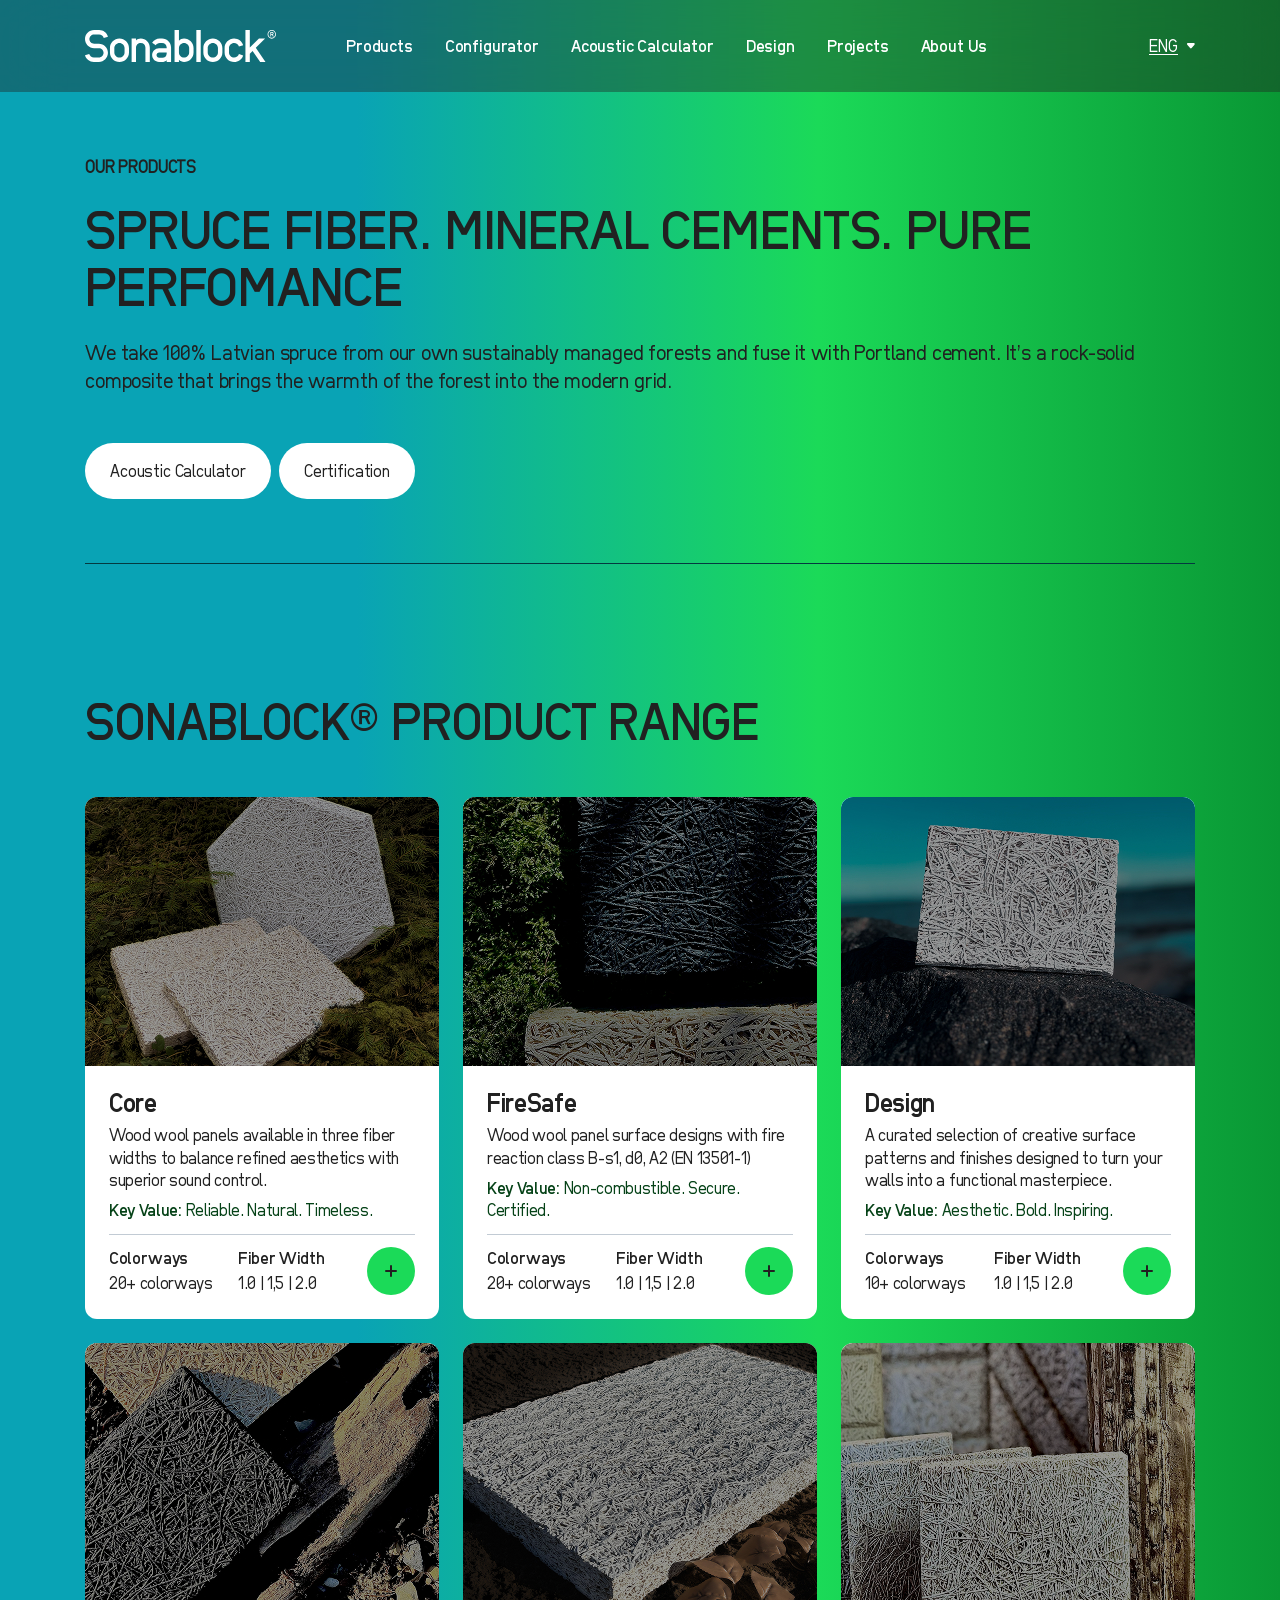
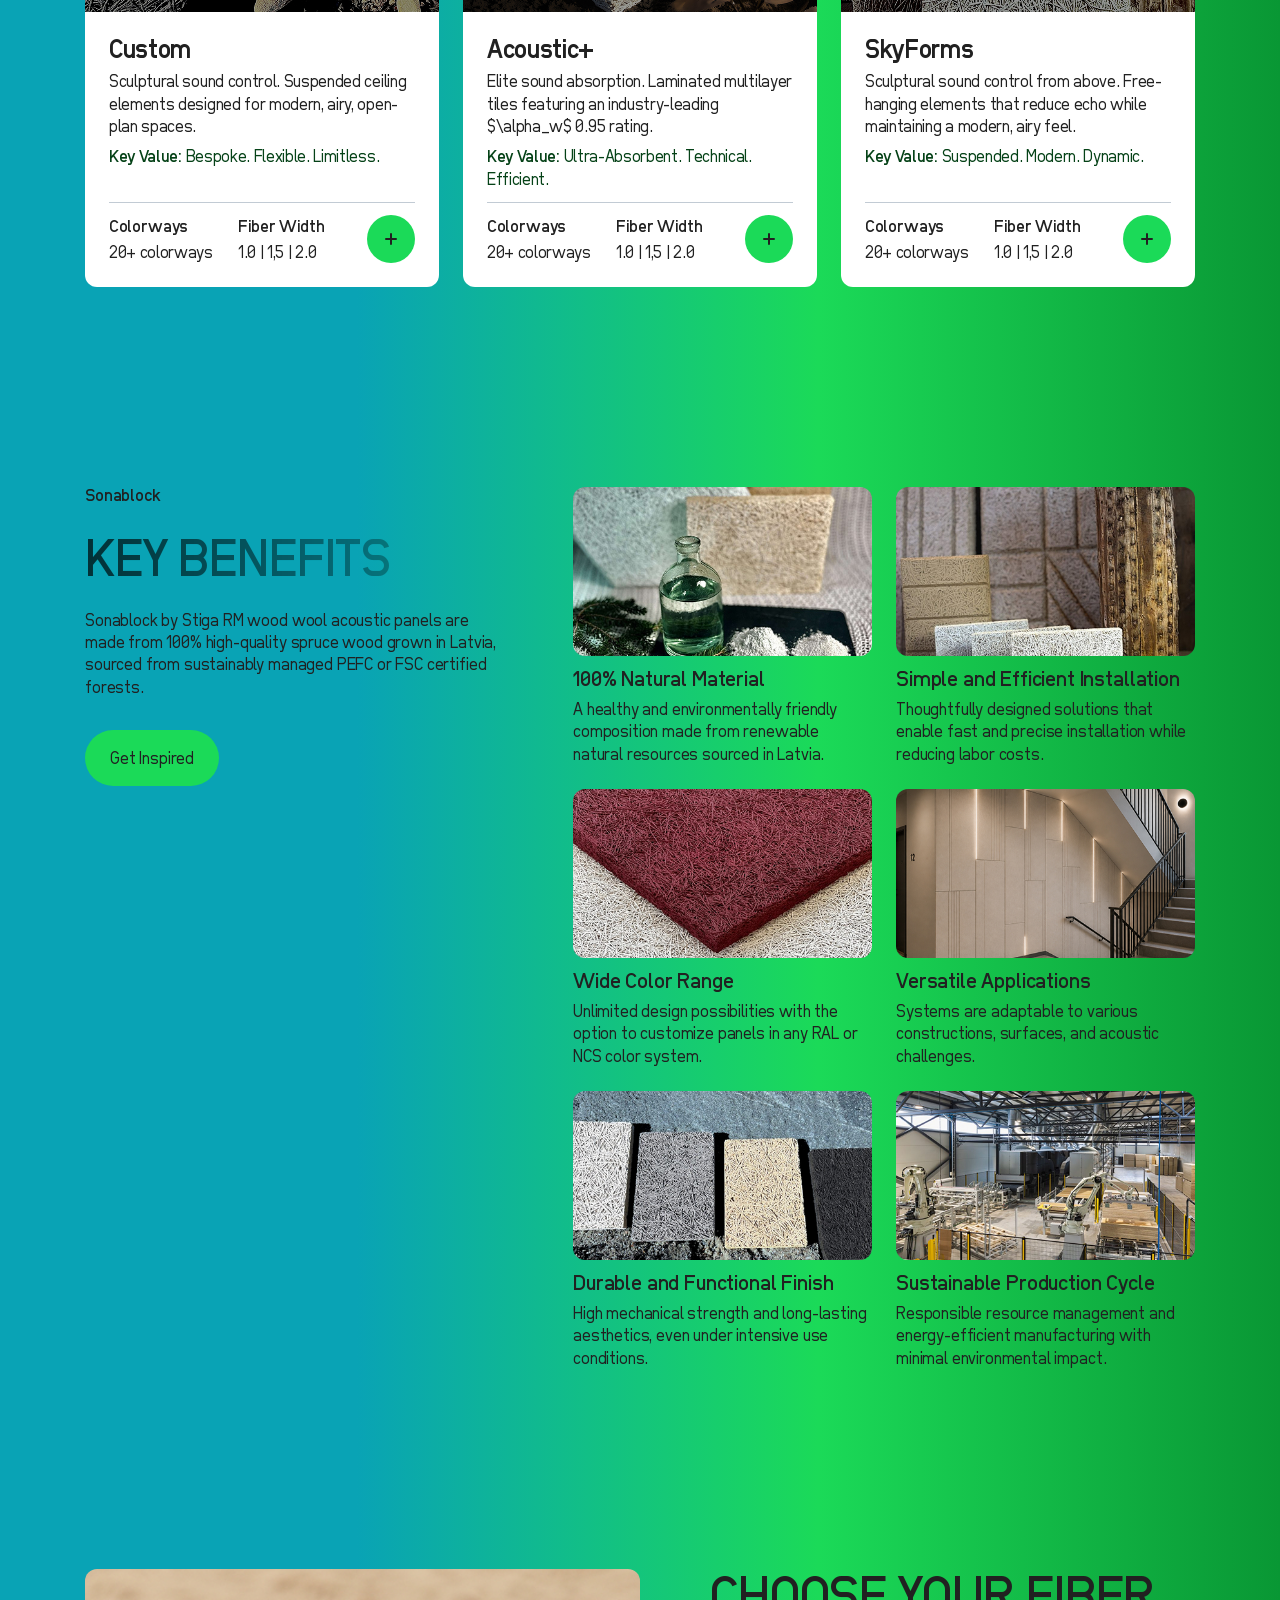
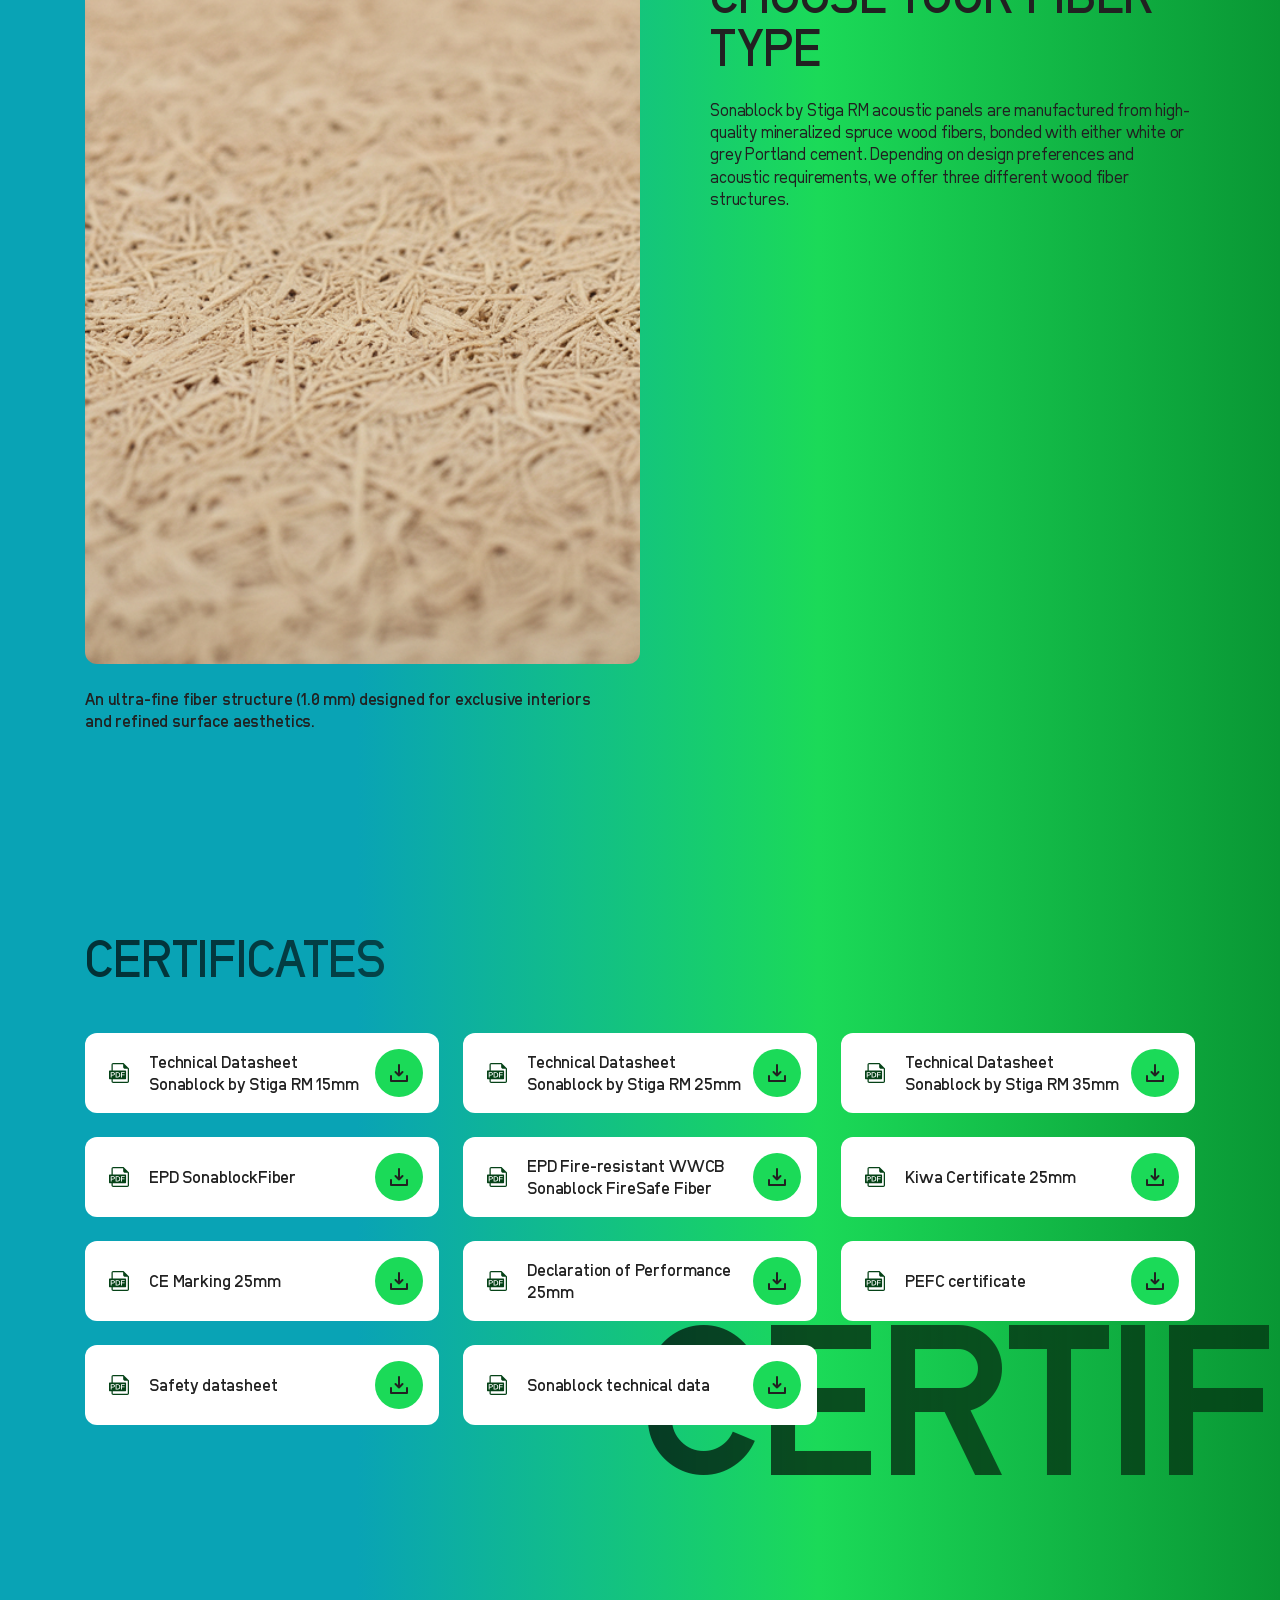
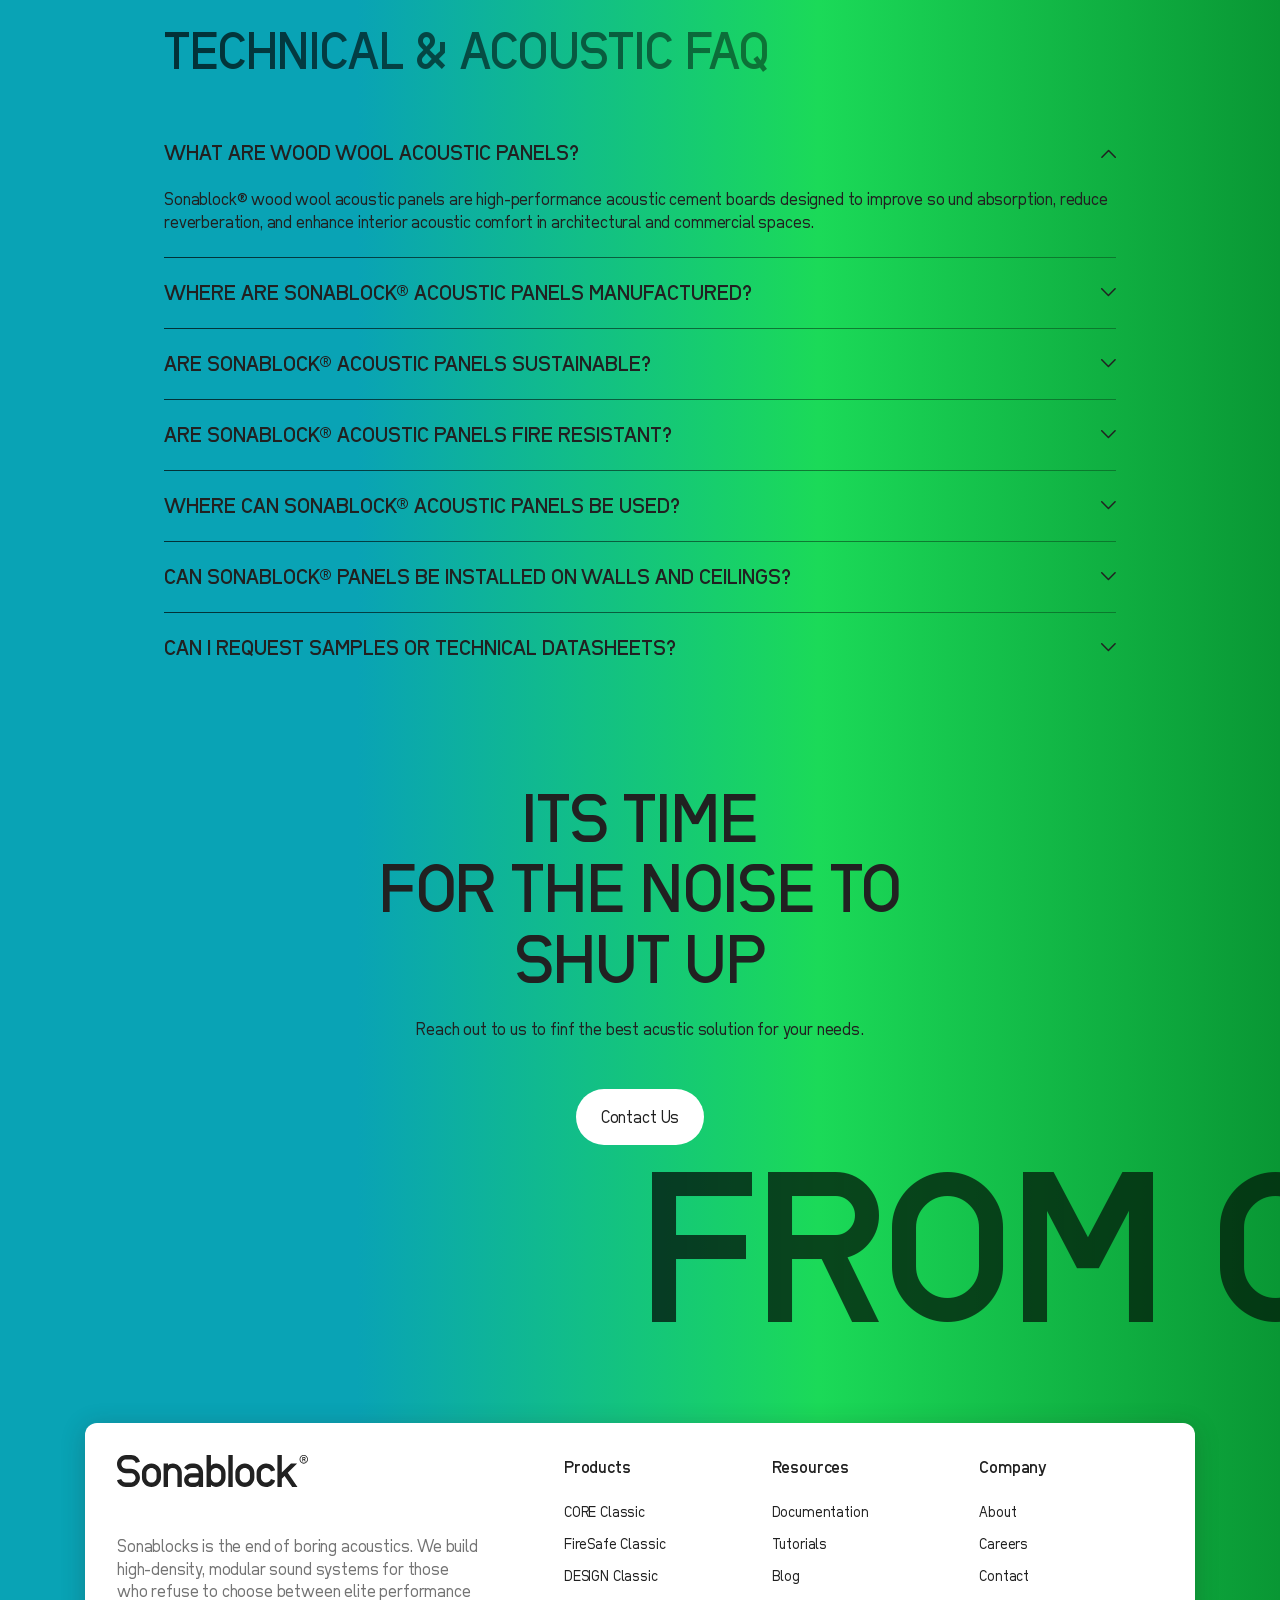
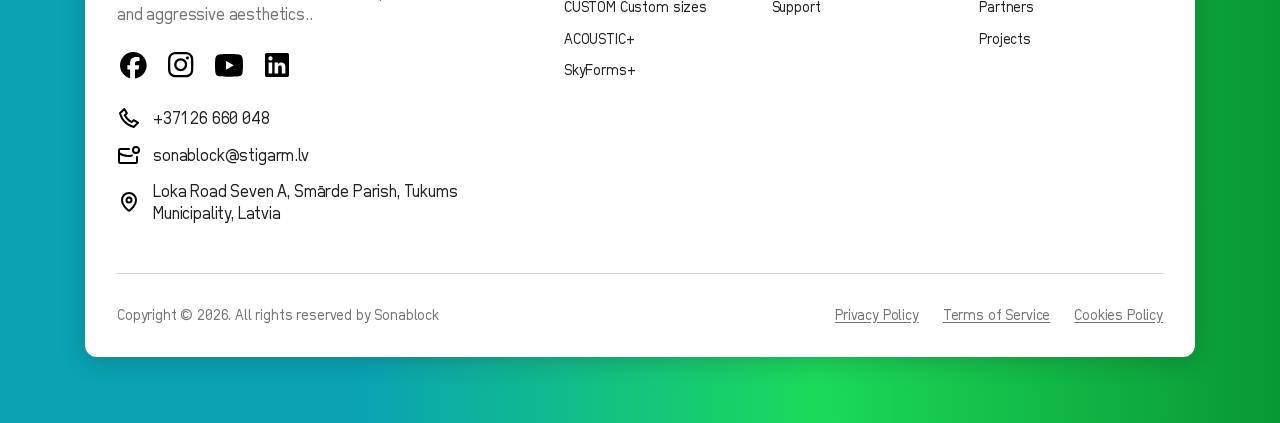
<file: product-revision.html>
<!DOCTYPE html>
<html lang="en">
    <head>
        <meta charset="UTF-8">
        <meta name="viewport" content="width=device-width, initial-scale=1, shrink-to-fit=no"> 
        <link href="assets/css/style.css?v=1" rel="stylesheet" />
        <title>Sonablock</title>
    </head>

    <body>
        <header id="masthead" class="site-header">
            <div class="container">
                <a href="#" class="site-logo">
                    <img src="assets/images/logo.svg" alt="">
                </a> 

                <nav id="site-navigation">                    
                    <ul id="primary-menu-list">  
                        <li class="menu-item menu-current-item">
                            <a href="#">Products</a>
                        </li>

                        <li class="menu-item">
                            <a href="#">Configurator</a>
                        </li>

                         <li class="menu-item">
                            <a href="#">Acoustic Calculator</a>
                        </li>

                         <li class="menu-item">
                            <a href="#">Design</a>
                        </li>

                         <li class="menu-item">
                            <a href="#">Projects</a>
                        </li>

                         <li class="menu-item">
                            <a href="#">About Us</a>
                        </li>

                    </ul>
                </nav> 
                
                <div class="site-header__buttons">
                    <a href="#" class="cta-btn btn btn-primary h-44">Join the silence</a>

                    <div class="header-lang-bar dropdown">
                        <button class="dropdown-toggle" type="button" data-bs-toggle="dropdown" aria-expanded="false">
                            <span>Eng</span>
                        </button>
    
                        <ul class="dropdown-menu">
                            <li>
                                <a class="dropdown-item" href="#">
                                    <span>LV</span>
                                </a>
                            </li>

                            <li>
                                <a class="dropdown-item" href="#">
                                    <span>LT</span>
                                </a>
                            </li>
                        </ul>
                    </div>

                    <button type="button" class="menu-toggle">
                        <span>Menu</span>

                        <div class="menu-toggle__icon-holder">
                            <i class="menu-toggle__icon"></i>
                        </div>
                    </button>                    
                </div>

            </div>
        </header>    
        
        <main id="main" class="site-main" role="main">
            <div class="container">
                <div class="page-header">
                    <div class="page-header__heading-holder">
                        <span>OUR PRODUCTS</span>
                        <h1 class="page-heading">SPRUCE FIBER. MINERAL CEMENTS. PURE PERFOMANCE</h1>
                    </div>

                    <div class="page-header__text">
                        <p>We take 100% Latvian spruce from our own sustainably managed forests and fuse it with Portland cement. It’s a rock-solid composite that brings the warmth of the forest into the modern grid.</p>

                        <div class="page-header__text-btns">
                            <a href="#" class="btn btn-primary">Acoustic Calculator</a>
                            <a href="#" class="btn btn-primary">Certification</a>
                        </div>
                    </div>
                </div>
            </div>

            <section class="product-categories">
                <div class="container">
                    <h2 class="section-heading">Sonablock® Product Range</h2>

                    <div class="product-categories__grid">
                        <div class="product-card">
                            <div class="product-card__image">
                                <img class="product-card__image-default" src="assets/images/product-card__image-1.jpg" alt="Core panels">
                                <img class="product-card__image-hover" src="assets/images/product-card__image-1-hover.jpg" alt="Core panels">
                            </div>

                            <div class="product-card__body">
                                <h3 class="product-card__name">Core</h3>

                                <p class="product-card__description">Wood wool panels available in three fiber widths to balance refined aesthetics with superior sound control.</p>

                                <div class="product-card__value">
                                    <strong>Key Value:</strong>
                                    <span>Reliable. Natural. Timeless.</span>
                                </div>

                                <div class="product-card__specs">
                                    <div class="product-card__specs-grid">
                                        <div class="product-card__spec">
                                            <span class="product-card__spec-label">Colorways</span>
                                            <span class="product-card__spec-value">20+ colorways</span>
                                        </div>

                                        <div class="product-card__spec">
                                            <span class="product-card__spec-label">Fiber Width</span>
                                            <span class="product-card__spec-value">1.0 | 1,5 | 2.0</span>
                                        </div>
                                    </div>

                                    <a href="#" class="product-card__specs-link"></a>
                                </div>
                            </div>
                        </div>

                        <div class="product-card">
                            <div class="product-card__image">
                                <img class="product-card__image-default" src="assets/images/product-card__image-2.jpg" alt="FireSafe panels">
                                <img class="product-card__image-hover" src="assets/images/product-card__image-1-hover.jpg" alt="FireSafe panels">
                            </div>

                            <div class="product-card__body">
                                <h3 class="product-card__name">FireSafe</h3>

                                <p class="product-card__description">Wood wool panel surface designs with fire reaction class B-s1, d0, A2 (EN 13501-1)</p>

                                <div class="product-card__value">
                                    <strong>Key Value:</strong>
                                    <span>Non-combustible. Secure. Certified.</span>
                                </div>

                                <div class="product-card__specs">
                                    <div class="product-card__specs-grid">
                                        <div class="product-card__spec">
                                            <span class="product-card__spec-label">Colorways</span>
                                            <span class="product-card__spec-value">20+ colorways</span>
                                        </div>

                                        <div class="product-card__spec">
                                            <span class="product-card__spec-label">Fiber Width</span>
                                            <span class="product-card__spec-value">1.0 | 1,5 | 2.0</span>
                                        </div>
                                    </div>

                                    <a href="#" class="product-card__specs-link"></a>
                                </div>
                            </div>
                        </div>

                        <div class="product-card">
                            <div class="product-card__image">
                                <img class="product-card__image-default" src="assets/images/product-card__image-3.jpg" alt="Design panels">
                                <img class="product-card__image-hover" src="assets/images/product-card__image-1-hover.jpg" alt="Design panels">
                            </div>

                            <div class="product-card__body">
                                <h3 class="product-card__name">Design</h3>

                                <p class="product-card__description">
                                    A curated selection of creative surface patterns and finishes designed to turn your walls into a functional masterpiece.
                                </p>

                                <div class="product-card__value">
                                    <strong>Key Value:</strong>
                                    <span>Aesthetic. Bold. Inspiring.</span>
                                </div>

                                <div class="product-card__specs">
                                    <div class="product-card__specs-grid">
                                        <div class="product-card__spec">
                                            <span class="product-card__spec-label">Colorways</span>
                                            <span class="product-card__spec-value">10+ colorways</span>
                                        </div>

                                        <div class="product-card__spec">
                                            <span class="product-card__spec-label">Fiber Width</span>
                                            <span class="product-card__spec-value">1.0 | 1,5 | 2.0</span>
                                        </div>
                                    </div>

                                    <a href="#" class="product-card__specs-link"></a>
                                </div>
                            </div>
                        </div>

                        <div class="product-card">
                            <div class="product-card__image">
                                <img class="product-card__image-default" src="assets/images/product-card__image-4.jpg" alt="Custom panels">
                                <img class="product-card__image-hover" src="assets/images/product-card__image-1-hover.jpg" alt="Custom panels">
                            </div>

                            <div class="product-card__body">
                                <h3 class="product-card__name">Custom</h3>

                                <p class="product-card__description">Sculptural sound control. Suspended ceiling elements designed for modern, airy, open-plan spaces.</p>
                   
                                <div class="product-card__value">
                                    <strong>Key Value:</strong>
                                    <span>Bespoke. Flexible. Limitless.</span>
                                </div>

                                <div class="product-card__specs">
                                    <div class="product-card__specs-grid">
                                        <div class="product-card__spec">
                                            <span class="product-card__spec-label">Colorways</span>
                                            <span class="product-card__spec-value">20+ colorways</span>
                                        </div>

                                        <div class="product-card__spec">
                                            <span class="product-card__spec-label">Fiber Width</span>
                                            <span class="product-card__spec-value">1.0 | 1,5 | 2.0</span>
                                        </div>
                                    </div>

                                    <a href="#" class="product-card__specs-link"></a>
                                </div>
                            </div>
                        </div>

                        <div class="product-card">
                            <div class="product-card__image">
                                <img class="product-card__image-default" src="assets/images/product-card__image-5.jpg" alt="Acoustic+">
                                <img class="product-card__image-hover" src="assets/images/product-card__image-1-hover.jpg" alt="Acoustic+">
                            </div>

                            <div class="product-card__body">
                                <h3 class="product-card__name">Acoustic+</h3>

                                <p class="product-card__description">Elite sound absorption. Laminated multilayer tiles featuring an industry-leading $\alpha_w$ 0.95 rating.</p>
                                
                                <div class="product-card__value">
                                    <strong>Key Value:</strong>
                                    <span>Ultra-Absorbent. Technical. Efficient.</span>
                                </div>

                                <div class="product-card__specs">
                                    <div class="product-card__specs-grid">
                                        <div class="product-card__spec">
                                            <span class="product-card__spec-label">Colorways</span>
                                            <span class="product-card__spec-value">20+ colorways</span>
                                        </div>

                                        <div class="product-card__spec">
                                            <span class="product-card__spec-label">Fiber Width</span>
                                            <span class="product-card__spec-value">1.0 | 1,5 | 2.0</span>
                                        </div>
                                    </div>

                                    <a href="#" class="product-card__specs-link"></a>
                                </div>
                            </div>
                        </div>

                        <div class="product-card">
                            <div class="product-card__image">
                                <img class="product-card__image-default" src="assets/images/product-card__image-6.jpg" alt="SkyForms panels">
                                <img class="product-card__image-hover" src="assets/images/product-card__image-1-hover.jpg" alt="SkyForms panels">
                            </div>

                            <div class="product-card__body">
                                <h3 class="product-card__name">SkyForms</h3>

                                <p class="product-card__description">Sculptural sound control from above. Free-hanging elements that reduce echo while maintaining a modern, airy feel.</p>

                                <div class="product-card__value">
                                    <strong>Key Value:</strong>
                                    <span>Suspended. Modern. Dynamic.</span>
                                </div>

                                <div class="product-card__specs">
                                    <div class="product-card__specs-grid">
                                        <div class="product-card__spec">
                                            <span class="product-card__spec-label">Colorways</span>
                                            <span class="product-card__spec-value">20+ colorways</span>
                                        </div>

                                        <div class="product-card__spec">
                                            <span class="product-card__spec-label">Fiber Width</span>
                                            <span class="product-card__spec-value">1.0 | 1,5 | 2.0</span>
                                        </div>
                                    </div>

                                    <a href="#" class="product-card__specs-link"></a>
                                </div>
                            </div>
                        </div>
                    </div>
                </div>
            </section>

            <section class="key-benefits-grid">
                <div class="container">
                    <div class="key-benefits-grid__heading">
                        <div class="section-heading-holder">
                            <span class="text-regular">Sonablock</span>
                            <h2 class="section-heading section-heading--gradient">Key benefits</h2>
                            <p>Sonablock by Stiga RM wood wool acoustic panels are made from 100% high-quality spruce wood grown in Latvia, sourced from sustainably managed PEFC or FSC certified forests.</p>

                            <a href="#" class="btn btn-secondary">
                                <span>Get Inspired</span>
                            </a>
                        </div>
                    </div>

                    <div class="benefits-grid">
                        <div class="benefits-grid__item">
                            <div class="benefits-grid__item-image">
                                <img src="assets/images/benefits-grid__image-1.jpg" alt="">
                            </div>

                            <h3 class="benefits-grid__item-title">100% Natural Material</h3>
                            <p class="benefits-grid__item-text m-0">A healthy and environmentally friendly composition made from renewable natural resources sourced in Latvia.</p>
                        </div>

                        <div class="benefits-grid__item">
                            <div class="benefits-grid__item-image">
                                <img src="assets/images/benefits-grid__image-2.jpg" alt="">
                            </div>

                            <h3 class="benefits-grid__item-title">Simple and Efficient Installation</h3>

                            <p class="benefits-grid__item-text m-0">Thoughtfully designed solutions that enable fast and precise installation while reducing labor costs.</p>
                        </div>

                        <div class="benefits-grid__item">
                            <div class="benefits-grid__item-image">
                                <img src="assets/images/benefits-grid__image-3.jpg" alt="">
                            </div>

                            <h3 class="benefits-grid__item-title">Wide Color Range</h3>
                            <p class="benefits-grid__item-text m-0">Unlimited design possibilities with the option to customize panels in any RAL or NCS color system.</p>
                        </div>

                        <div class="benefits-grid__item">
                            <div class="benefits-grid__item-image">
                                <img src="assets/images/benefits-grid__image-4.jpg" alt="">
                            </div>

                            <h3 class="benefits-grid__item-title">Versatile Applications</h3>
                            <p class="benefits-grid__item-text m-0">Systems are adaptable to various constructions, surfaces, and acoustic challenges.</p>
                        </div>

                        <div class="benefits-grid__item">
                            <div class="benefits-grid__item-image">
                                <img src="assets/images/benefits-grid__image-5.jpg" alt="">
                            </div>

                            <h3 class="benefits-grid__item-title">Durable and Functional Finish</h3>
                            <p class="benefits-grid__item-text m-0">High mechanical strength and long-lasting aesthetics, even under intensive use conditions.</p>
                        </div>

                        <div class="benefits-grid__item">
                            <div class="benefits-grid__item-image">
                                <img src="assets/images/benefits-grid__image-6.jpg" alt="">
                            </div>

                            <h3 class="benefits-grid__item-title">Sustainable Production Cycle</h3>
                            <p class="benefits-grid__item-text m-0">Responsible resource management and energy-efficient manufacturing with minimal environmental impact.</p>
                        </div>
                    </div>
                </div>
            </section>

            <section class="media">
                <div class="container">
                    <div class="media__item">
                        <div class="media__item-image">
                            <img src="assets/images/media__item-image-1.jpg" alt="">
                            <span class="media__item-image-label">An ultra-fine fiber structure (1.0 mm) designed for exclusive interiors and refined surface aesthetics.</span>
                        </div>

                        <div class="media__item-text">
                            <div>
                                <h2 class="block-heading">CHOOSE YOUR FIBER TYPE</h2>
                                <p>Sonablock by Stiga RM acoustic panels are manufactured from high-quality mineralized spruce wood fibers, bonded with either white or grey Portland cement. Depending on design preferences and acoustic requirements, we offer three different wood fiber structures.</p>
                            </div>
                        </div>
                    </div>
                </div>
            </section>

            <section class="certificates-downloads" data-title="CERTIFICATES">
                <div class="container">
                    <h2 class="section-heading section-heading--gradient">CERTIFICATES</h2>

                    <div class="certificates-downloads__grid">
                        <a href="#" class="certificates-downloads__grid-item">
                            <div class="certificates-downloads__grid-item-text">
                                <div class="certificates-downloads__icon">
                                    <img src="assets/images/icons/pdf-icon.svg" alt="">
                                </div>

                                <span class="certificates-downloads__title">Technical Datasheet Sonablock by Stiga RM 15mm</span>
                            </div>

                            <button type="button" class="certificates-downloads__download"></button>
                        </a>

                        <a href="#" class="certificates-downloads__grid-item">
                            <div class="certificates-downloads__grid-item-text">
                                <div class="certificates-downloads__icon">
                                    <img src="assets/images/icons/pdf-icon.svg" alt="">
                                </div>

                                <span class="certificates-downloads__title">Technical Datasheet Sonablock by Stiga RM 25mm</span>
                            </div>

                            <button type="button" class="certificates-downloads__download"></button>
                        </a>

                        <a href="#" class="certificates-downloads__grid-item">
                            <div class="certificates-downloads__grid-item-text">
                                <div class="certificates-downloads__icon">
                                    <img src="assets/images/icons/pdf-icon.svg" alt="">
                                </div>

                                <span class="certificates-downloads__title">Technical Datasheet Sonablock by Stiga RM 35mm</span>
                            </div>

                            <button type="button" class="certificates-downloads__download"></button>
                        </a>

                        <a href="#" class="certificates-downloads__grid-item">
                            <div class="certificates-downloads__grid-item-text">
                                <div class="certificates-downloads__icon">
                                    <img src="assets/images/icons/pdf-icon.svg" alt="">
                                </div>

                                <span class="certificates-downloads__title">EPD SonablockFiber</span>
                            </div>

                            <button type="button" class="certificates-downloads__download"></button>
                        </a>

                        <a href="#" class="certificates-downloads__grid-item">
                            <div class="certificates-downloads__grid-item-text">
                                <div class="certificates-downloads__icon">
                                    <img src="assets/images/icons/pdf-icon.svg" alt="">
                                </div>

                                <span class="certificates-downloads__title">EPD Fire-resistant WWCB Sonablock FireSafe Fiber</span>
                            </div>

                            <button type="button" class="certificates-downloads__download"></button>
                        </a>

                        <a href="#" class="certificates-downloads__grid-item">
                            <div class="certificates-downloads__grid-item-text">
                                <div class="certificates-downloads__icon">
                                    <img src="assets/images/icons/pdf-icon.svg" alt="">
                                </div>

                                <span class="certificates-downloads__title">Kiwa Certificate 25mm</span>
                            </div>

                            <button type="button" class="certificates-downloads__download"></button>
                        </a>

                        <a href="#" class="certificates-downloads__grid-item">
                            <div class="certificates-downloads__grid-item-text">
                                <div class="certificates-downloads__icon">
                                    <img src="assets/images/icons/pdf-icon.svg" alt="">
                                </div>
                                <span class="certificates-downloads__title">CE Marking 25mm</span>
                            </div>

                            <button type="button" class="certificates-downloads__download"></button>
                        </a>

                        <a href="#" class="certificates-downloads__grid-item">
                            <div class="certificates-downloads__grid-item-text">
                                <div class="certificates-downloads__icon">
                                    <img src="assets/images/icons/pdf-icon.svg" alt="">
                                </div>
                                <span class="certificates-downloads__title">Declaration of Performance 25mm</span>
                            </div>

                            <button type="button" class="certificates-downloads__download"></button>
                        </a>

                        <a href="#" class="certificates-downloads__grid-item">
                            <div class="certificates-downloads__grid-item-text">
                                <div class="certificates-downloads__icon">
                                    <img src="assets/images/icons/pdf-icon.svg" alt="">
                                </div>
                                <span class="certificates-downloads__title">PEFC certificate</span>
                            </div>

                            <button type="button" class="certificates-downloads__download"></button>
                        </a>

                        <a href="#" class="certificates-downloads__grid-item">
                            <div class="certificates-downloads__grid-item-text">
                                <div class="certificates-downloads__icon">
                                    <img src="assets/images/icons/pdf-icon.svg" alt="">
                                </div>
                                <span class="certificates-downloads__title">Safety datasheet</span>
                            </div>

                            <button type="button" class="certificates-downloads__download"></button>
                        </a>

                        <a href="#" class="certificates-downloads__grid-item">
                            <div class="certificates-downloads__grid-item-text">
                                <div class="certificates-downloads__icon">
                                    <img src="assets/images/icons/pdf-icon.svg" alt="">
                                </div>

                                <span class="certificates-downloads__title">Sonablock technical data</span>
                            </div>

                            <button type="button" class="certificates-downloads__download"></button>
                        </a>
                    </div>
                </div>
            </section>

            <section class="faq">
                <div class="container">
                    <h2 class="section-heading section-heading--gradient">TECHNICAL & ACOUSTIC FAQ</h2>
                    
                    <div class="accordion" id="accordion-1">
                        <div class="accordion-item">
                            <h3 class="accordion-header">
                                <button class="accordion-button" type="button" data-bs-toggle="collapse" data-bs-target="#collapse-1" aria-expanded="true" aria-controls="collapse-1">What are wood wool acoustic panels?</button>
                            </h3>

                            <div id="collapse-1" class="accordion-collapse collapse show" data-bs-parent="#accordion-1">
                                <div class="accordion-body">
                                    <p>Sonablock® wood wool acoustic panels are high-performance acoustic cement boards designed to improve so und absorption, reduce reverberation, and enhance interior acoustic comfort in architectural and commercial spaces.</p>
                                </div>
                            </div>
                        </div>

                        <div class="accordion-item">
                            <h3 class="accordion-header">
                                <button class="accordion-button collapsed" type="button" data-bs-toggle="collapse" data-bs-target="#collapse-2" aria-expanded="false" aria-controls="collapse-2">Where are Sonablock® acoustic panels manufactured?</button>
                            </h3>

                            <div id="collapse-2" class="accordion-collapse collapse" data-bs-parent="#accordion-1">
                                <div class="accordion-body">
                                    <p>Lorem ipsum dolor sit amet consectetur adipisicing elit. Accusamus eveniet eaque veritatis ex sapiente a esse similique, consequuntur, suscipit dolorum, facilis officiis ratione placeat vel quis maiores tempora quam omnis?</p>
                                </div>
                            </div>
                        </div>

                        <div class="accordion-item">
                            <h3 class="accordion-header">
                                <button class="accordion-button collapsed" type="button" data-bs-toggle="collapse" data-bs-target="#collapse-3" aria-expanded="false" aria-controls="collapse-3">Are Sonablock® acoustic panels sustainable?</button>
                            </h3>

                            <div id="collapse-3" class="accordion-collapse collapse" data-bs-parent="#accordion-1">
                                <div class="accordion-body">
                                    <p>Lorem ipsum dolor sit amet consectetur adipisicing elit. Accusamus eveniet eaque veritatis ex sapiente a esse similique, consequuntur, suscipit dolorum, facilis officiis ratione placeat vel quis maiores tempora quam omnis?</p>
                                </div>
                            </div>
                        </div>

                        <div class="accordion-item">
                            <h3 class="accordion-header">
                                <button class="accordion-button collapsed" type="button" data-bs-toggle="collapse" data-bs-target="#collapse-4" aria-expanded="false" aria-controls="collapse-4">Are Sonablock® acoustic panels fire resistant?</button>
                            </h3>

                            <div id="collapse-4" class="accordion-collapse collapse" data-bs-parent="#accordion-1">
                                <div class="accordion-body">
                                    <p>Lorem ipsum dolor sit amet consectetur adipisicing elit. Accusamus eveniet eaque veritatis ex sapiente a esse similique, consequuntur, suscipit dolorum, facilis officiis ratione placeat vel quis maiores tempora quam omnis?</p>
                                </div>
                            </div>
                        </div>

                        <div class="accordion-item">
                            <h3 class="accordion-header">
                                <button class="accordion-button collapsed" type="button" data-bs-toggle="collapse" data-bs-target="#collapse-5" aria-expanded="false" aria-controls="collapse-5">Where can Sonablock® acoustic panels be used?</button>
                            </h3>

                            <div id="collapse-5" class="accordion-collapse collapse" data-bs-parent="#accordion-1">
                                <div class="accordion-body">
                                    <p>Lorem ipsum dolor sit amet consectetur adipisicing elit. Accusamus eveniet eaque veritatis ex sapiente a esse similique, consequuntur, suscipit dolorum, facilis officiis ratione placeat vel quis maiores tempora quam omnis?</p>
                                </div>
                            </div>
                        </div>

                        <div class="accordion-item">
                            <h3 class="accordion-header">
                                <button class="accordion-button collapsed" type="button" data-bs-toggle="collapse" data-bs-target="#collapse-6" aria-expanded="false" aria-controls="collapse-6">Can Sonablock® panels be installed on walls and ceilings?</button>
                            </h3>

                            <div id="collapse-6" class="accordion-collapse collapse" data-bs-parent="#accordion-1">
                                <div class="accordion-body">
                                    <p>Lorem ipsum dolor sit amet consectetur adipisicing elit. Accusamus eveniet eaque veritatis ex sapiente a esse similique, consequuntur, suscipit dolorum, facilis officiis ratione placeat vel quis maiores tempora quam omnis?</p>
                                </div>
                            </div>
                        </div>

                        <div class="accordion-item">
                            <h3 class="accordion-header">
                                <button class="accordion-button collapsed" type="button" data-bs-toggle="collapse" data-bs-target="#collapse-7" aria-expanded="false" aria-controls="collapse-7">Can I request samples or technical datasheets?</button>
                            </h3>

                            <div id="collapse-7" class="accordion-collapse collapse" data-bs-parent="#accordion-1">
                                <div class="accordion-body">
                                    <p>Lorem ipsum dolor sit amet consectetur adipisicing elit. Accusamus eveniet eaque veritatis ex sapiente a esse similique, consequuntur, suscipit dolorum, facilis officiis ratione placeat vel quis maiores tempora quam omnis?</p>
                                </div>
                            </div>
                        </div>
                    </div>
                </div>
            </section>

            <section class="cta-section" data-title="From our forests to your ears">
                <div class="container">
                    <div class="section-heading-holder mw-550">
                        <h2 class="section-heading section-heading--gradient">ITS TIME<br> FOR THE NOISE TO SHUT UP</h2>
                        <p>Reach out to us to finf the best acustic solution for your needs.</p>

                        <a href="#" class="cta-section__btn btn btn-primary">Contact Us</a>
                    </div>
                </div>
            </section>
        </main>

        <footer id="main-footer">      
            <div class="container">
                <div class="footer-content">
                    <div class="footer-content__main">
                        <div class="widget-text">
                            <div class="footer-logo">
                                <img src="assets/images/logos/footer-logo.svg" alt="">
                            </div>

                            <p>Sonablocks is the end of boring acoustics. We build high-density, modular sound systems for those who refuse to choose between elite performance and aggressive aesthetics..</p>

                            <ul class="social-media">
                                <li>
                                    <a href="#" target="_blank">
                                        <img src="assets/images/icons/footer-fb-icon.svg" alt="">
                                    </a>
                                </li>

                                <li>
                                    <a href="#" target="_blank">
                                        <img src="assets/images/icons/footer-ig-icon.svg" alt="">
                                    </a>
                                </li>

                                <li>
                                    <a href="#" target="_blank">
                                        <img src="assets/images/icons/footer-yt-icon.svg" alt="">
                                    </a>
                                </li>

                                <li>
                                    <a href="#" target="_blank">
                                        <img src="assets/images/icons/footer-linked-icon.svg" alt="">
                                    </a>
                                </li>
                            </ul>

                            <ul class="footer-contacts">
                                <li>
                                    <a href="tel:+37126660048">
                                        <div class="footer-contacts__icon">
                                            <img src="assets/images/icons/footer-phone.svg" alt="">
                                        </div>

                                        <span>+371 26 660 048</span>
                                    </a>
                                </li>

                                <li>
                                    <a href="mailto:sonablock@stigarm.lv">
                                        <div class="footer-contacts__icon">
                                            <img src="assets/images/icons/footer-email.svg" alt="">
                                        </div>

                                        <span>sonablock@stigarm.lv</span>
                                    </a>
                                </li>

                                <li>
                                    <a href="#">
                                        <div class="footer-contacts__icon">
                                            <img src="assets/images/icons/footer-location.svg" alt="">
                                        </div>

                                        <span>Loka Road Seven A, Smārde Parish, Tukums Municipality, Latvia</span>
                                    </a>
                                </li>
                            </ul>
                        </div>

                        <div class="right-side">
                            <div class="menu-col">
                                <h4 class="widget-title">Products</h4>

                                <ul class="menu">
                                    <li class="menu-item">
                                        <a href="#">CORE Classic</a>
                                    </li>

                                    <li class="menu-item">
                                        <a href="#">FireSafe Classic</a>
                                    </li>

                                    <li class="menu-item">
                                        <a href="#">DESIGN Classic</a>
                                    </li>

                                    <li class="menu-item">
                                        <a href="#">CUSTOM Custom sizes</a>
                                    </li>

                                    <li class="menu-item">
                                        <a href="#">ACOUSTIC+</a>
                                    </li>

                                    <li class="menu-item">
                                        <a href="#">SkyForms+</a>
                                    </li>
                                </ul>
                            </div>

                            <div class="menu-col">
                                <h4 class="widget-title">Resources</h4>

                                <ul class="menu">
                                    <li class="menu-item">
                                        <a href="#">Documentation</a>
                                    </li>

                                    <li class="menu-item">
                                        <a href="#">Tutorials</a>
                                    </li>

                                    <li class="menu-item">
                                        <a href="#">Blog</a>
                                    </li>

                                    <li class="menu-item">
                                        <a href="#">Support</a>
                                    </li>
                                </ul>
                            </div>

                            <div class="menu-col">
                                <h4 class="widget-title">Company</h4>

                                <ul class="menu">
                                    <li class="menu-item">
                                        <a href="#">About</a>
                                    </li>

                                    <li class="menu-item">
                                        <a href="#">Careers</a>
                                    </li>

                                    <li class="menu-item">
                                        <a href="#">Contact</a>
                                    </li>

                                    <li class="menu-item">
                                        <a href="#">Partners</a>
                                    </li>

                                    <li class="menu-item">
                                        <a href="#">Projects</a>
                                    </li>
                                </ul>
                            </div>
                        </div>
                    </div>

                    <div class="footer-content__bottom">
                        <span class="footer-content__bottom-copyrights">Copyright &copy; 2026. All rights reserved by Sonablock</span>

                        <ul class="footer-content__bottom-links d-flex">
                            <li>
                                <a href="#">Privacy Policy</a>
                            </li>

                            <li>
                                <a href="#">Terms of Service</a>
                            </li>

                            <li>
                                <a href="#">Cookies Policy</a>
                            </li>

                        </ul>
                    </div>
                </div>               
            </div>        
        </footer>

        <div class="content-overlay"></div>

        <!-- JS files -->
        <script src="assets/js/jquery.min.js"></script>
        <script src="assets/bootstrap/dist/js/bootstrap.bundle.js"></script> 
        <script src="assets/js/swiper-bundle.min.js"></script> 
        <script src="assets/js/bootstrap-select.min.js"></script>
        <script src="assets/js/fancybox.min.js"></script> 
        <script src="assets/js/functions.js?v=1"></script>       
    </body>
</html>
</file>
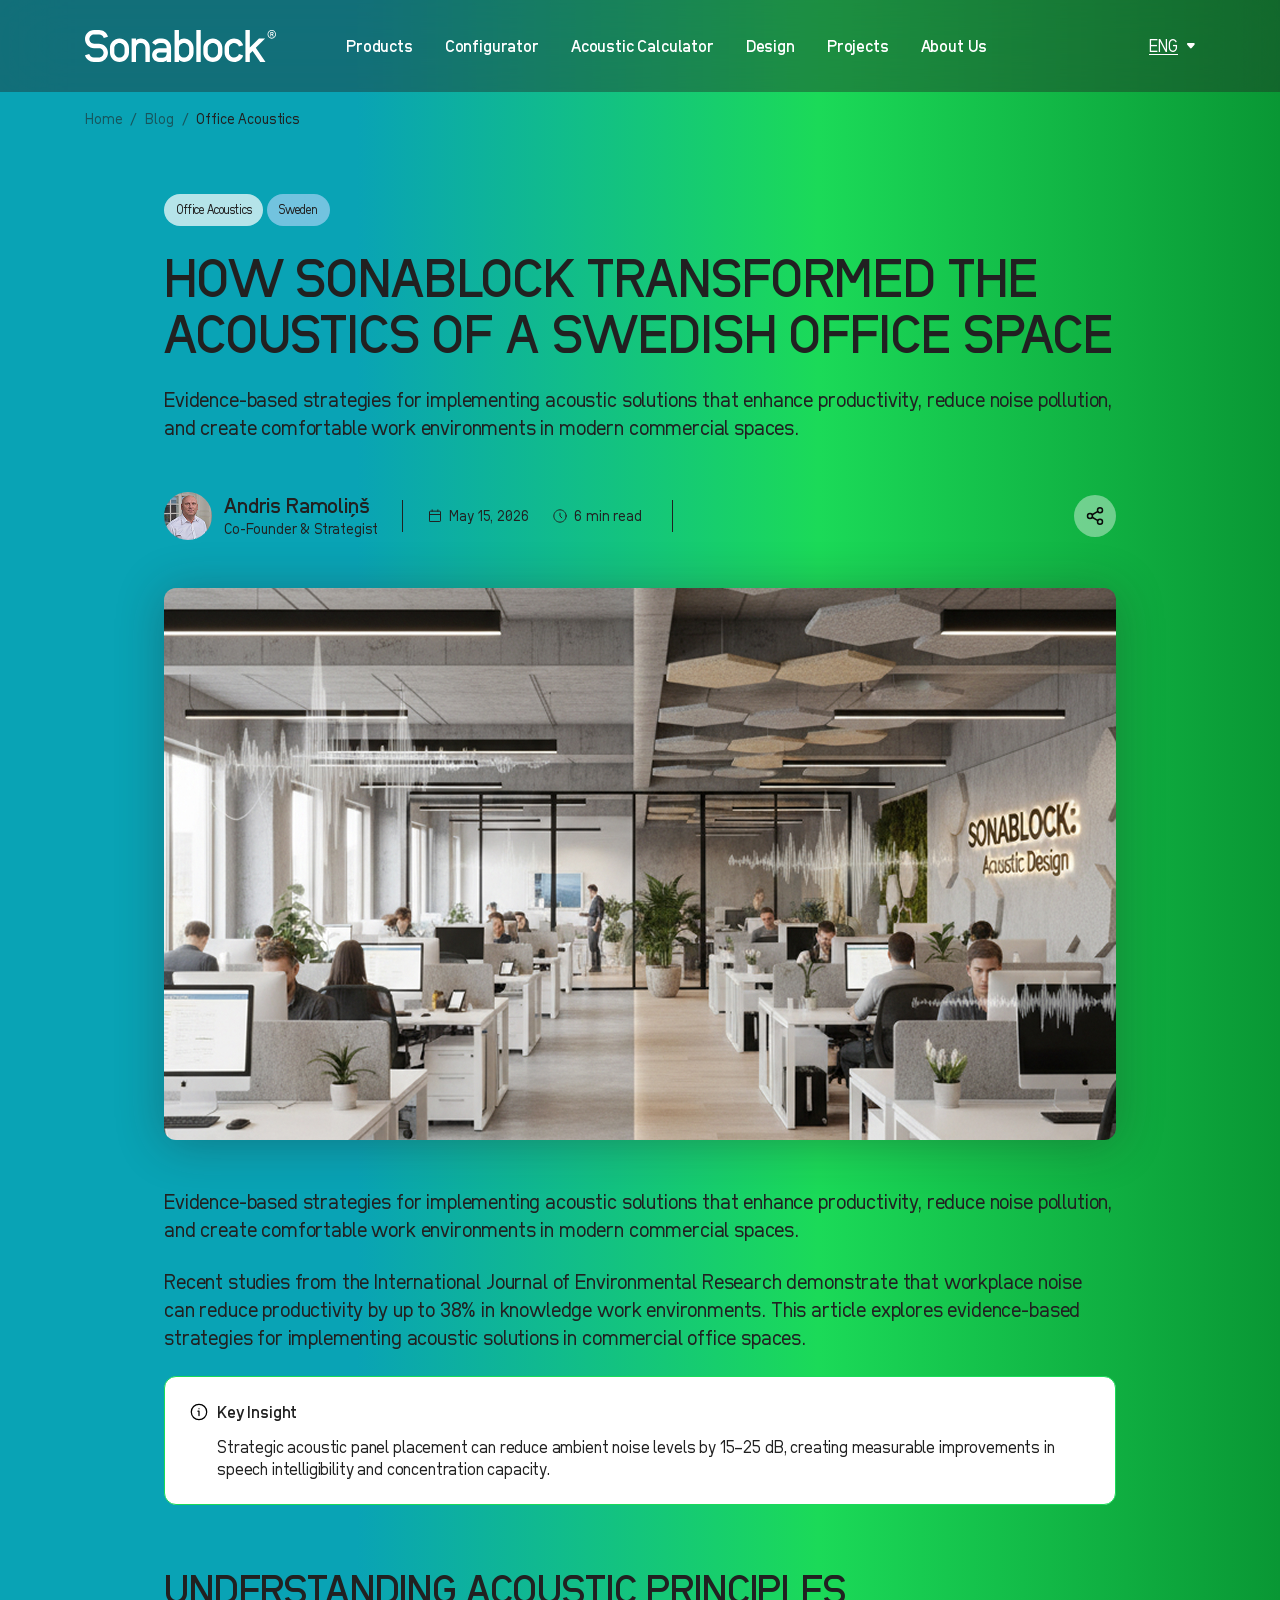
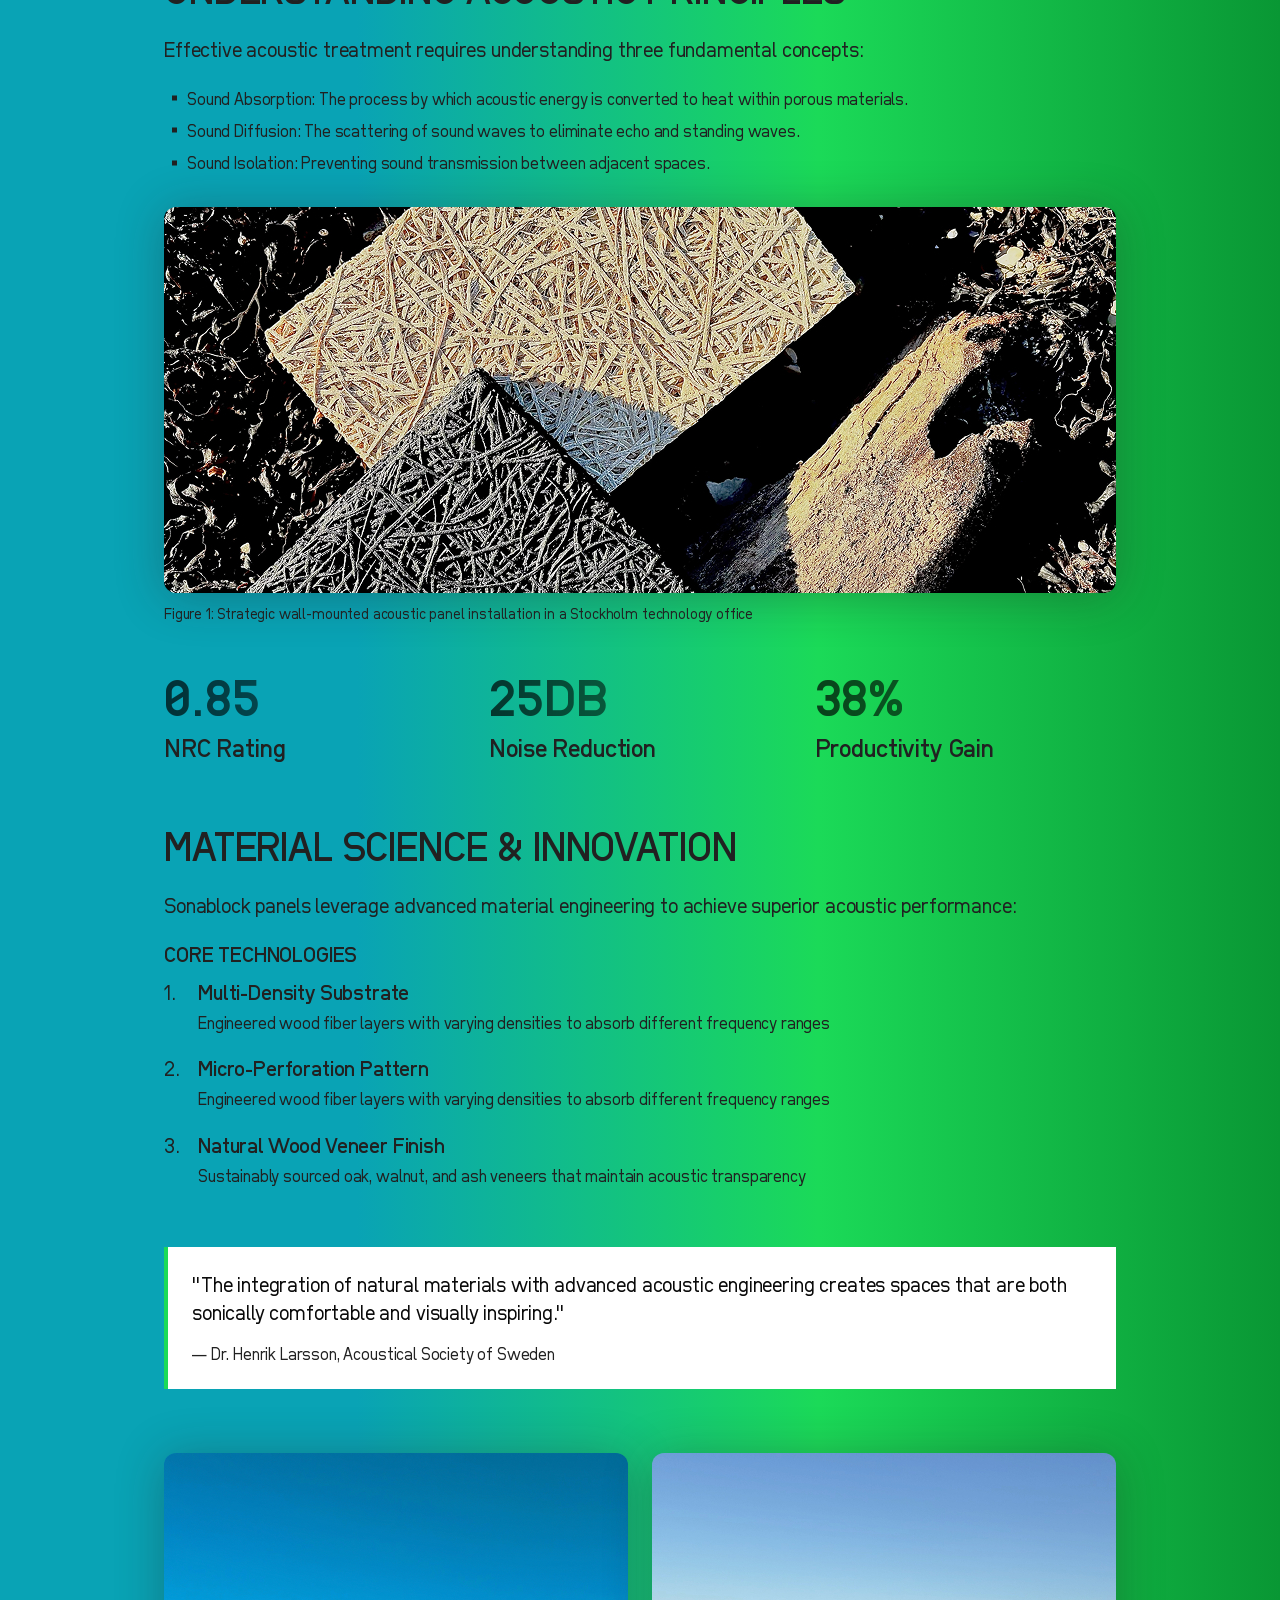
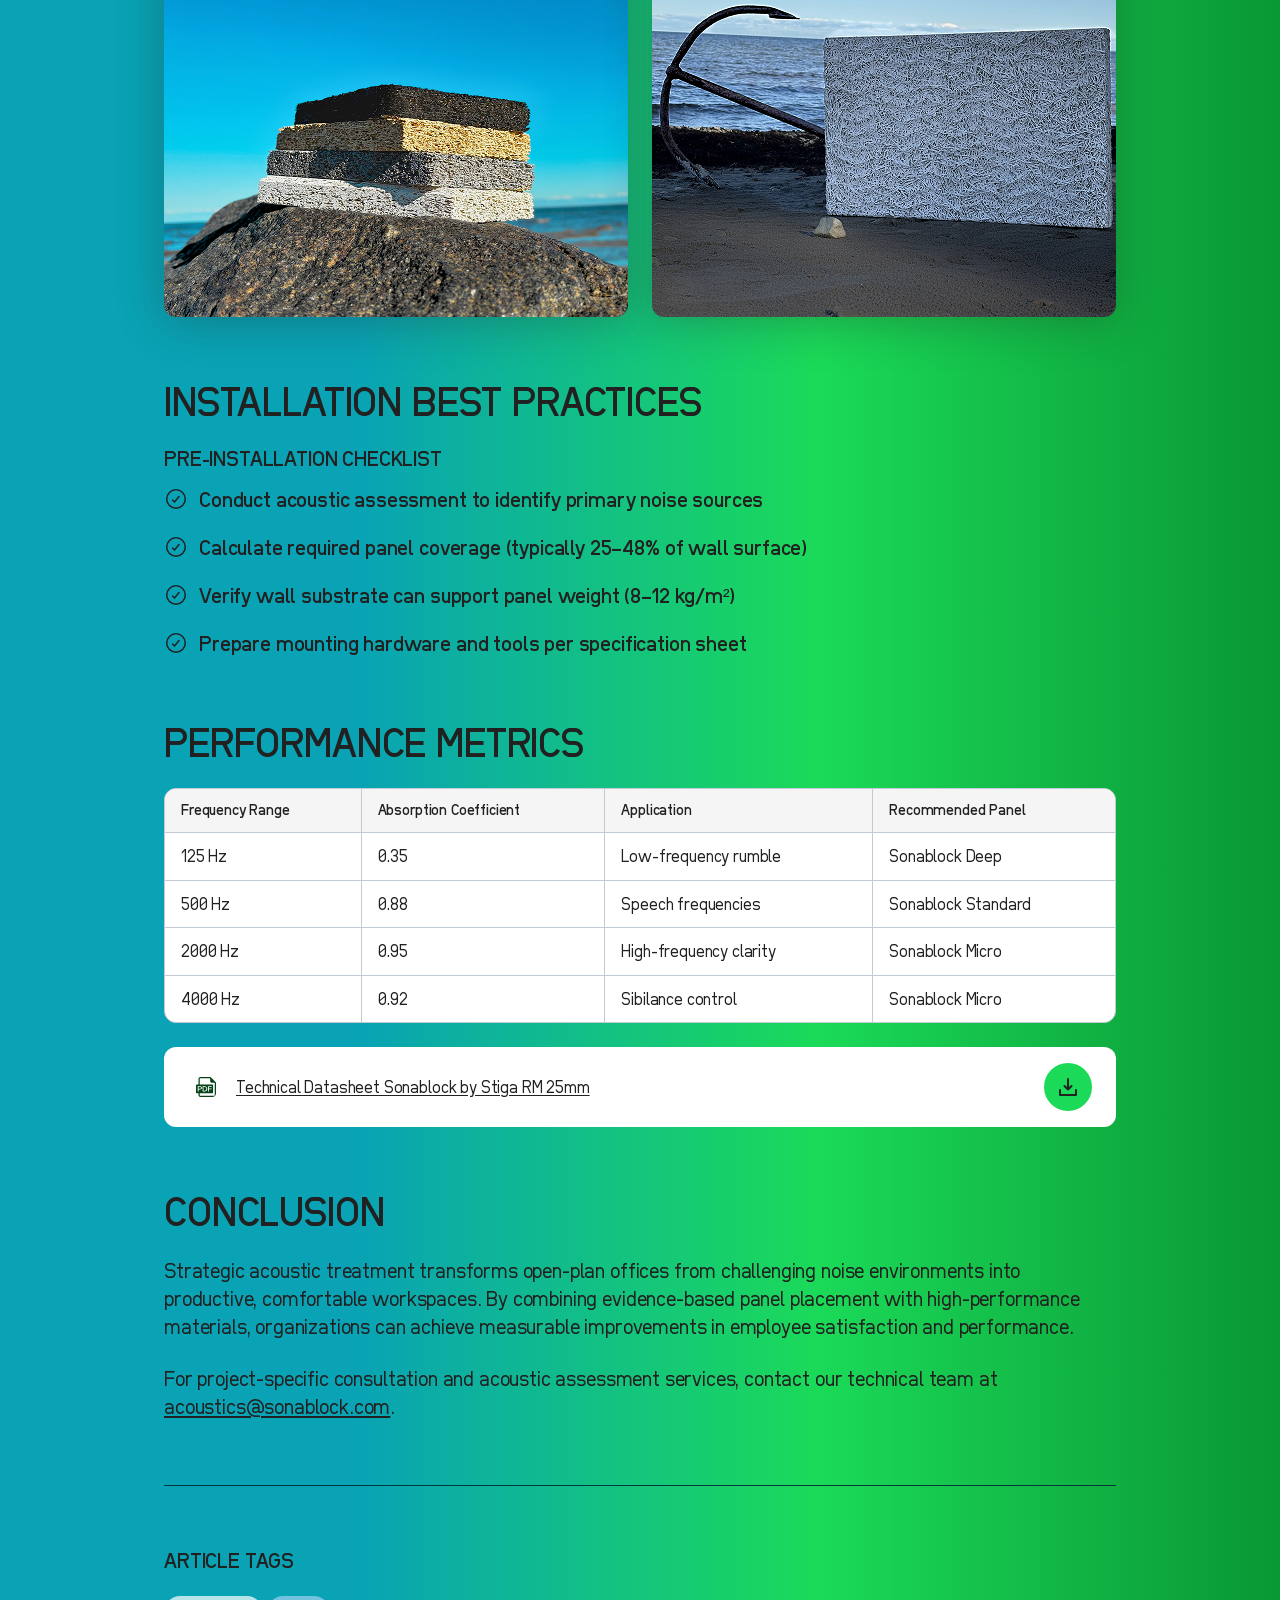
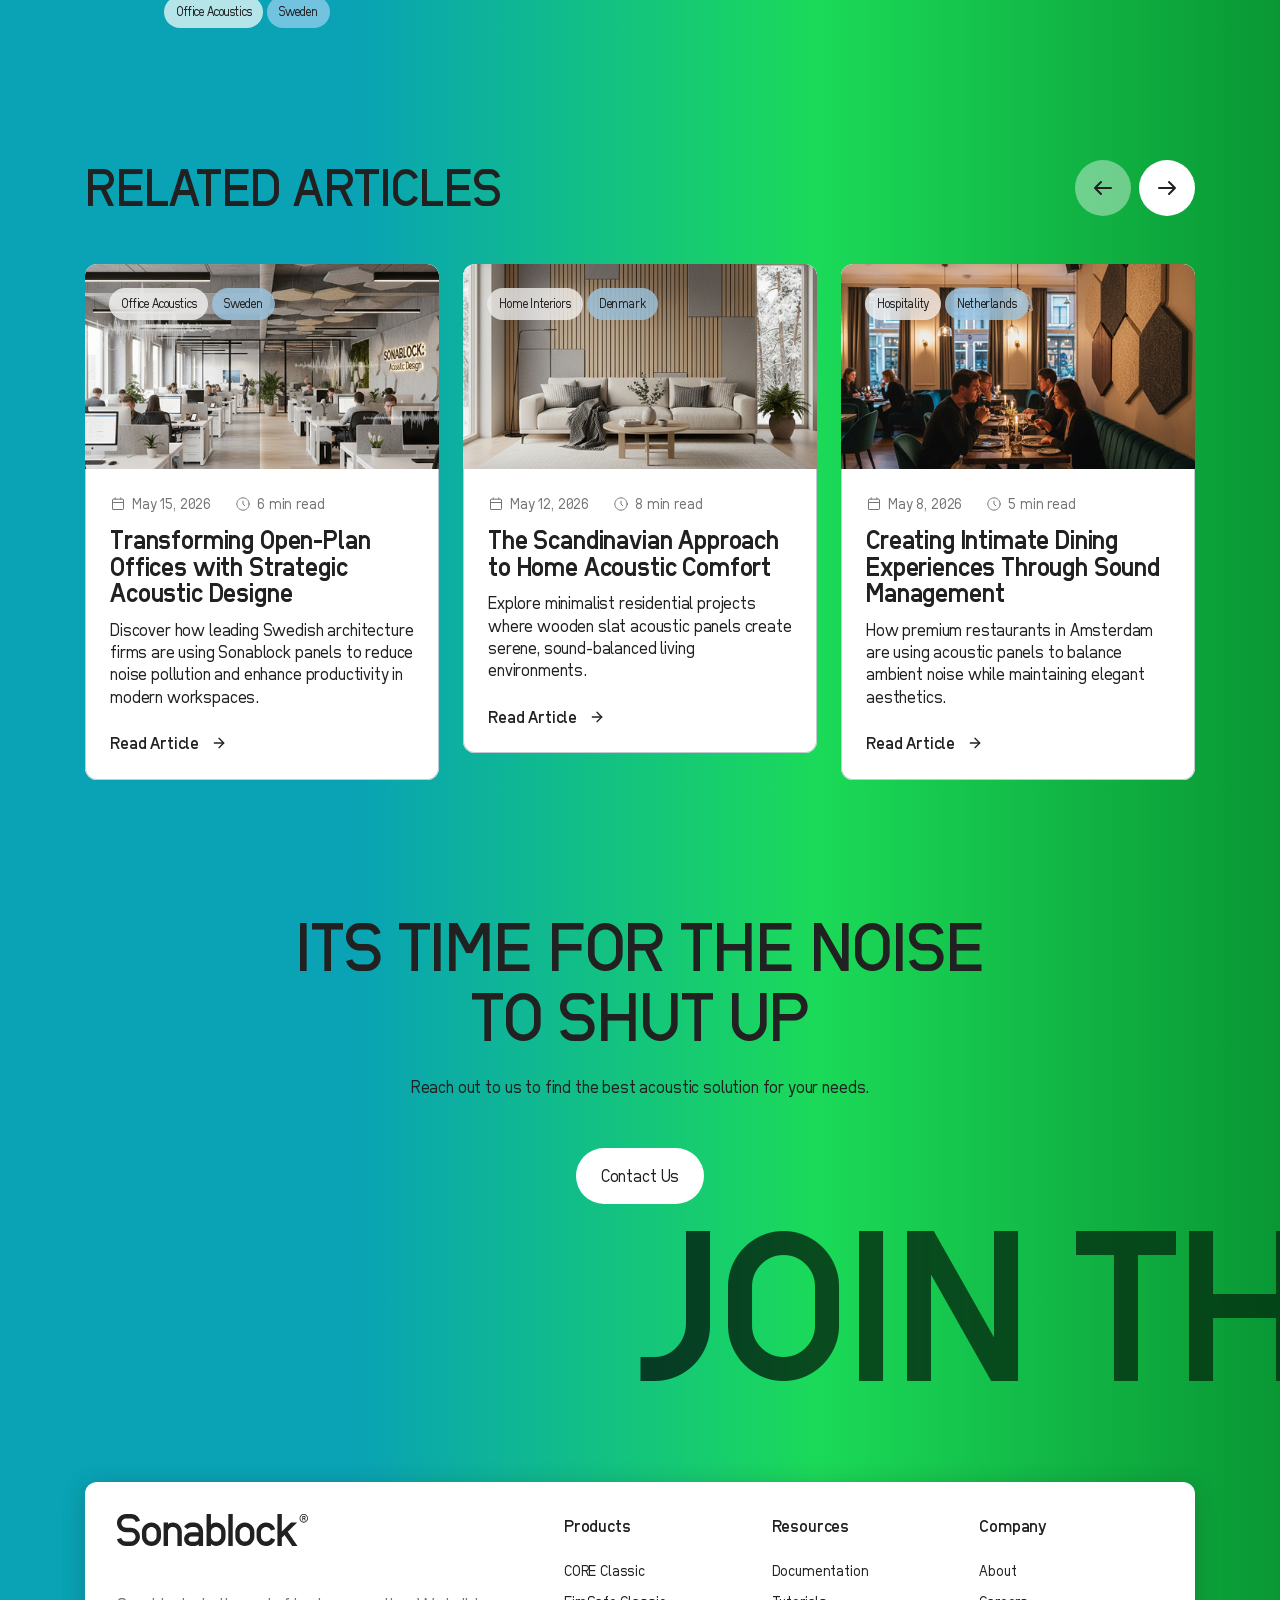
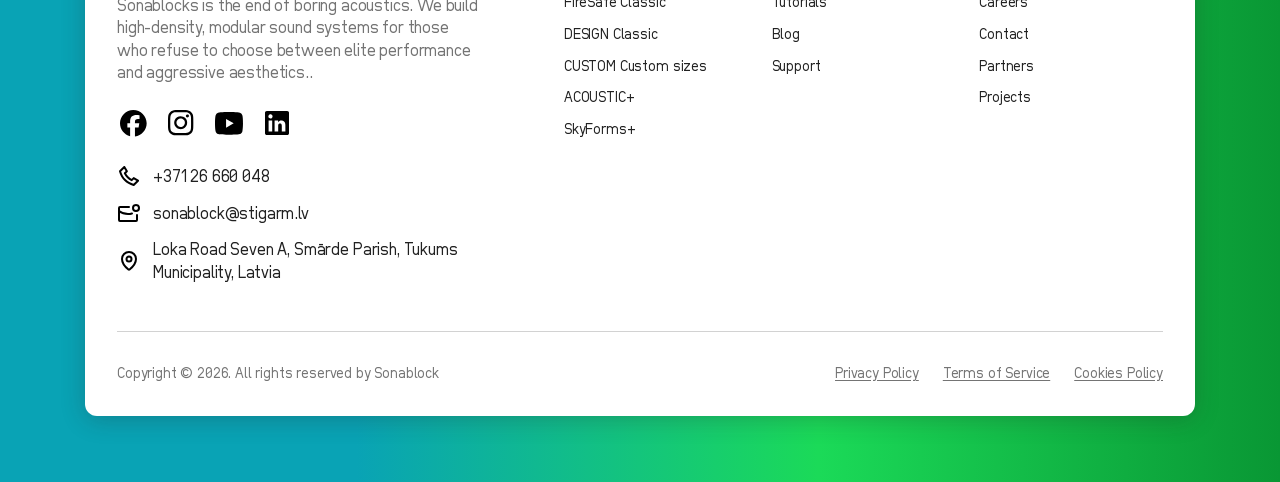
<file: single-blog.html>
<!DOCTYPE html>
<html lang="en">
    <head>
        <meta charset="UTF-8">
        <meta name="viewport" content="width=device-width, initial-scale=1, shrink-to-fit=no"> 
        <link href="assets/css/style.css?v=1" rel="stylesheet" />
        <title>Sonablock</title>
    </head>

    <body>
        <header id="masthead" class="site-header">
            <div class="container">
                <a href="#" class="site-logo">
                    <img src="assets/images/logo.svg" alt="">
                </a> 

                <nav id="site-navigation">                    
                    <ul id="primary-menu-list">  
                        <li class="menu-item menu-current-item">
                            <a href="#">Products</a>
                        </li>

                        <li class="menu-item">
                            <a href="#">Configurator</a>
                        </li>

                         <li class="menu-item">
                            <a href="#">Acoustic Calculator</a>
                        </li>

                         <li class="menu-item">
                            <a href="#">Design</a>
                        </li>

                         <li class="menu-item">
                            <a href="#">Projects</a>
                        </li>

                         <li class="menu-item">
                            <a href="#">About Us</a>
                        </li>

                    </ul>
                </nav> 
                
                <div class="site-header__buttons">
                    <a href="#" class="cta-btn btn btn-primary h-44">Join the silence</a>

                    <div class="header-lang-bar dropdown">
                        <button class="dropdown-toggle" type="button" data-bs-toggle="dropdown" aria-expanded="false">
                            <span>Eng</span>
                        </button>
    
                        <ul class="dropdown-menu">
                            <li>
                                <a class="dropdown-item" href="#">
                                    <span>LV</span>
                                </a>
                            </li>

                            <li>
                                <a class="dropdown-item" href="#">
                                    <span>LT</span>
                                </a>
                            </li>
                        </ul>
                    </div>

                    <button type="button" class="menu-toggle">
                        <span>Menu</span>

                        <div class="menu-toggle__icon-holder">
                            <i class="menu-toggle__icon"></i>
                        </div>
                    </button>                    
                </div>

            </div>
        </header>    
        
        <main id="main" class="site-main" role="main">
            <div class="container">
                <nav class="breadcrumb" aria-label="Breadcrumb">
                    <a class="breadcrumb__link" href="#">Home</a>
                    <span class="breadcrumb__separator"></span>
                    <a class="breadcrumb__link" href="#">Blog</a>
                    <span class="breadcrumb__separator"></span>
                    <span class="breadcrumb__current">Office Acoustics</span>
                </nav>

                <div class="single-blog">
                    <article class="post">
                        <header>
                            <div class="post__tags">
                                <a href="#" class="post__tags-item">Office Acoustics</a>
                                <a href="#" class="post__tags-item">Sweden</a>
                            </div>

                            <h1>How Sonablock Transformed the Acoustics of a Swedish Office Space</h1>

                            <p>Evidence-based strategies for implementing acoustic solutions that enhance productivity, reduce noise pollution, and create comfortable work environments in modern commercial spaces.</p>

                            <div class="post_meta-holder d-flex align-items-center justify-content-between">
                                <ul class="post__meta">
                                    <li class="post__meta-author">
                                        <div class="post__meta-author-photo">
                                            <img src="assets/images/andris-post-author-photo.jpg" alt="">
                                        </div>

                                        <div>
                                            <span class="post__meta-author-name">Andris Ramoliņš</span>
                                            <span class="post__meta-author-position">Co-Founder & Strategist</span>
                                        </div>
                                    </li>

                                    <li class="post__meta-added">May 15, 2026</li>
                                    <li class="post__meta-read-time">6 min read</li>
                                </ul>

                                <a href="#" class="post__share"></a>
                            </div>

                            <div class="featured-image">
                                <img src="assets/images/single-blog-featured-image.jpg" alt="">
                            </div>
                        </header>

                        <div class="post__content">
                            <p>Evidence-based strategies for implementing acoustic solutions that enhance productivity, reduce noise pollution, and create comfortable work environments in modern commercial spaces.</p>

                            <p>Recent studies from the International Journal of Environmental Research demonstrate that workplace noise can reduce productivity by up to 38% in knowledge work environments. This article explores evidence-based strategies for implementing acoustic solutions in commercial office spaces.</p>

                            <div class="key-insight">
                                <h4>Key Insight</h4>
                                <p>Strategic acoustic panel placement can reduce ambient noise levels by 15–25 dB, creating measurable improvements in speech intelligibility and concentration capacity.</p>
                            </div>

                            <h2>Understanding acoustic principles</h2>
                            <p>Effective acoustic treatment requires understanding three fundamental concepts:</p>

                            <ul>
                                <li>Sound Absorption: The process by which acoustic energy is converted to heat within porous materials.</li>
                                <li>Sound Diffusion: The scattering of sound waves to eliminate echo and standing waves.</li>
                                <li>Sound Isolation: Preventing sound transmission between adjacent spaces.</li>
                            </ul>

                            <figure>
                                <img src="assets/images/single-blog-figure-1.jpg" alt="">
                                <span>Figure 1: Strategic wall-mounted acoustic panel installation in a Stockholm technology office</span>
                            </figure>

                            <div class="stats">
                                <div class="stats__item">
                                    <span class="stats__value">0.85</span>
                                    <span class="stats__label">NRC Rating</span>
                                </div>

                                <div class="stats__item">
                                    <span class="stats__value">25DB</span>
                                    <span class="stats__label">Noise Reduction</span>
                                </div>

                                <div class="stats__item">
                                    <span class="stats__value">38%</span>
                                    <span class="stats__label">Productivity Gain</span>
                                </div>
                            </div>

                            <h2>Material science & innovation</h2>

                            <p>Sonablock panels leverage advanced material engineering to achieve superior acoustic performance:</p>

                            <h3>Core technologies</h3>

                            <ol>
                                <li>
                                    <strong>Multi-Density Substrate</strong>
                                    <span>Engineered wood fiber layers with varying densities to absorb different frequency ranges</span>
                                </li>

                                <li>
                                    <strong>Micro-Perforation Pattern</strong>
                                    <span>Engineered wood fiber layers with varying densities to absorb different frequency ranges</span>
                                </li>

                                <li>
                                    <strong>Natural Wood Veneer Finish</strong>
                                    <span>Sustainably sourced oak, walnut, and ash veneers that maintain acoustic transparency</span>
                                </li>
                            </ol>

                            <blockquote>
                                <p>"The integration of natural materials with advanced acoustic engineering creates spaces that are both sonically comfortable and visually inspiring."</p>
                                <cite>— Dr. Henrik Larsson, Acoustical Society of Sweden</cite>
                            </blockquote>

                            <div class="post__gallery">
                                <figure class="post__gallery-item">
                                    <a href="assets/images/single-blog-gallery-1.jpg" class="fancybox" data-fancybox="gallery">
                                        <img src="assets/images/single-blog-gallery-1.jpg" alt="">
                                    </a>
                                </figure>

                                <figure class="post__gallery-item">
                                    <a href="assets/images/single-blog-gallery-2.jpg" class="fancybox" data-fancybox="gallery">
                                        <img src="assets/images/single-blog-gallery-2.jpg" alt="">
                                    </a>
                                </figure>
                            </div>

                            <h2>Installation best practices</h2>
                            <h3>Pre-installation checklist</h3>

                            <ul class="checklist">
                                <li>Conduct acoustic assessment to identify primary noise sources</li>
                                <li>Calculate required panel coverage (typically 25–48% of wall surface)</li>
                                <li>Verify wall substrate can support panel weight (8–12 kg/m²)</li>
                                <li>Prepare mounting hardware and tools per specification sheet</li>
                            </ul>

                            <h2>Performance metrics</h2>

                            <table>
                                <thead>
                                    <tr>
                                        <th>Frequency Range</th>
                                        <th>Absorption Coefficient</th>
                                        <th>Application</th>
                                        <th>Recommended Panel</th>
                                    </tr>
                                </thead>

                                <tbody>
                                    <tr>
                                        <td>125 Hz</td>
                                        <td>0.35</td>
                                        <td>Low-frequency rumble</td>
                                        <td>Sonablock Deep</td>
                                    </tr>

                                    <tr>
                                        <td>500 Hz</td>
                                        <td>0.88</td>
                                        <td>Speech frequencies</td>
                                        <td>Sonablock Standard</td>
                                    </tr>

                                    <tr>
                                        <td>2000 Hz</td>
                                        <td>0.95</td>
                                        <td>High-frequency clarity</td>
                                        <td>Sonablock Micro</td>
                                    </tr>
                                    <tr>
                                        <td>4000 Hz</td>
                                        <td>0.92</td>
                                        <td>Sibilance control</td>
                                        <td>Sonablock Micro</td>
                                    </tr>
                                </tbody>
                            </table>

                            <a href="#" class="download-link">
                                <div class="download-link__text">
                                    <div class="download-link__icon">
                                        <img src="assets/images/icons/pdf-icon.svg" alt="">
                                    </div>

                                    <span class="download-link__title">Technical Datasheet Sonablock by Stiga RM 25mm</span>
                                </div>

                                <button type="button" class="download-link__download"></button>
                            </a>

                            <h2>Conclusion</h2>

                            <p>Strategic acoustic treatment transforms open-plan offices from challenging noise environments into productive, comfortable workspaces. By combining evidence-based panel placement with high-performance materials, organizations can achieve measurable improvements in employee satisfaction and performance.</p>
                            
                            <p>For project-specific consultation and acoustic assessment services, contact our technical team at <a href="mailto:acoustics@sonablock.com">acoustics@sonablock.com</a>.</p>
                        </div>

                        <footer class="post__footer">
                            <h4>Article tags</h4>

                            <div class="post__tags">
                                <a href="#" class="post__tags-item">Office Acoustics</a>
                                <a href="#" class="post__tags-item">Sweden</a>
                            </div>
                        </footer>
                    </article>
                </div>

                <div class="related-posts">
                    <div class="block-heading-holder">
                        <h2 class="block-heading">Related articles</h2>

                        <div class="swiper-nav">
                            <button type="button" class="swiper-button-prev"></button>
                            <button type="button" class="swiper-button-next"></button>
                        </div>
                    </div>

                    <div class="swiper">
                        <div class="swiper-wrapper">
                            <div class="swiper-slide">
                                <article class="post-item">
                                    <a href="#" class="post-item__image">
                                        <img src="assets/images/grid-post-item-image-1.jpg" alt="">
                                    </a>

                                    <div class="post-item__tags">
                                        <a href="#" class="post-item__tags-item">Office Acoustics</a>
                                        <a href="#" class="post-item__tags-item">Sweden</a>
                                    </div>
                    
                                    <div class="post-item__details"> 
                                        <ul class="post-item__meta">
                                            <li class="post-item__meta-added">May 15, 2026</li>
                                            <li class="post-item__meta-read-time">6 min read</li>
                                        </ul>                                        

                                        <h3 class="post-item__details-title">
                                            <a href="#">Transforming Open-Plan Offices with Strategic Acoustic Designe</a>
                                        </h3>

                                        <p class="post-item__excerpt">Discover how leading Swedish architecture firms are using Sonablock panels to reduce noise pollution and enhance productivity in modern workspaces.</p>

                                        <a href="#" class="post-item__read-more">Read Article</a>
                                    </div>
                                </article>
                            </div>

                            <div class="swiper-slide">
                                <article class="post-item">
                                    <a href="#" class="post-item__image">
                                        <img src="assets/images/grid-post-item-image-2.jpg" alt="">
                                    </a>

                                    <div class="post-item__tags">
                                        <a href="#" class="post-item__tags-item">Home Interiors</a>
                                        <a href="#" class="post-item__tags-item">Denmark</a>
                                    </div>
                    
                                    <div class="post-item__details"> 
                                        <ul class="post-item__meta">
                                            <li class="post-item__meta-added">May 12, 2026</li>
                                            <li class="post-item__meta-read-time">8 min read</li>
                                        </ul>                                        

                                        <h3 class="post-item__details-title">
                                            <a href="#">The Scandinavian Approach to Home Acoustic Comfort</a>
                                        </h3>

                                        <p class="post-item__excerpt">Explore minimalist residential projects where wooden slat acoustic panels create serene, sound-balanced living environments.</p>

                                        <a href="#" class="post-item__read-more">Read Article</a>
                                    </div>
                                </article>
                            </div>

                            <div class="swiper-slide">
                                <article class="post-item">
                                    <a href="#" class="post-item__image">
                                        <img src="assets/images/grid-post-item-image-3.jpg" alt="">
                                    </a>

                                    <div class="post-item__tags">
                                        <a href="#" class="post-item__tags-item">Hospitality</a>
                                        <a href="#" class="post-item__tags-item">Netherlands</a>
                                    </div>
                    
                                    <div class="post-item__details"> 
                                        <ul class="post-item__meta">
                                            <li class="post-item__meta-added">May 8, 2026</li>
                                            <li class="post-item__meta-read-time">5 min read</li>
                                        </ul>                                        

                                        <h3 class="post-item__details-title">
                                            <a href="#">Creating Intimate Dining Experiences Through Sound Management</a>
                                        </h3>

                                        <p class="post-item__excerpt">How premium restaurants in Amsterdam are using acoustic panels to balance ambient noise while maintaining elegant aesthetics.</p>

                                        <a href="#" class="post-item__read-more">Read Article</a>
                                    </div>
                                </article>
                            </div>

                            <div class="swiper-slide">
                                <article class="post-item">
                                    <a href="#" class="post-item__image">
                                        <img src="assets/images/grid-post-item-image-1.jpg" alt="">
                                    </a>

                                    <div class="post-item__tags">
                                        <a href="#" class="post-item__tags-item">Office Acoustics</a>
                                        <a href="#" class="post-item__tags-item">Sweden</a>
                                    </div>
                    
                                    <div class="post-item__details"> 
                                        <ul class="post-item__meta">
                                            <li class="post-item__meta-added">May 15, 2026</li>
                                            <li class="post-item__meta-read-time">6 min read</li>
                                        </ul>                                        

                                        <h3 class="post-item__details-title">
                                            <a href="#">Transforming Open-Plan Offices with Strategic Acoustic Designe</a>
                                        </h3>

                                        <p class="post-item__excerpt">Discover how leading Swedish architecture firms are using Sonablock panels to reduce noise pollution and enhance productivity in modern workspaces.</p>

                                        <a href="#" class="post-item__read-more">Read Article</a>
                                    </div>
                                </article>
                            </div>

                            <div class="swiper-slide">
                                <article class="post-item">
                                    <a href="#" class="post-item__image">
                                        <img src="assets/images/grid-post-item-image-2.jpg" alt="">
                                    </a>

                                    <div class="post-item__tags">
                                        <a href="#" class="post-item__tags-item">Home Interiors</a>
                                        <a href="#" class="post-item__tags-item">Denmark</a>
                                    </div>
                    
                                    <div class="post-item__details"> 
                                        <ul class="post-item__meta">
                                            <li class="post-item__meta-added">May 12, 2026</li>
                                            <li class="post-item__meta-read-time">8 min read</li>
                                        </ul>                                        

                                        <h3 class="post-item__details-title">
                                            <a href="#">The Scandinavian Approach to Home Acoustic Comfort</a>
                                        </h3>

                                        <p class="post-item__excerpt">Explore minimalist residential projects where wooden slat acoustic panels create serene, sound-balanced living environments.</p>

                                        <a href="#" class="post-item__read-more">Read Article</a>
                                    </div>
                                </article>
                            </div>

                            <div class="swiper-slide">
                                <article class="post-item">
                                    <a href="#" class="post-item__image">
                                        <img src="assets/images/grid-post-item-image-3.jpg" alt="">
                                    </a>

                                    <div class="post-item__tags">
                                        <a href="#" class="post-item__tags-item">Hospitality</a>
                                        <a href="#" class="post-item__tags-item">Netherlands</a>
                                    </div>
                    
                                    <div class="post-item__details"> 
                                        <ul class="post-item__meta">
                                            <li class="post-item__meta-added">May 8, 2026</li>
                                            <li class="post-item__meta-read-time">5 min read</li>
                                        </ul>                                        

                                        <h3 class="post-item__details-title">
                                            <a href="#">Creating Intimate Dining Experiences Through Sound Management</a>
                                        </h3>

                                        <p class="post-item__excerpt">How premium restaurants in Amsterdam are using acoustic panels to balance ambient noise while maintaining elegant aesthetics.</p>

                                        <a href="#" class="post-item__read-more">Read Article</a>
                                    </div>
                                </article>
                            </div>
                        </div>
                    </div>
                </div>
            </div>
            
            <section class="cta-section" data-title="Join the silence">
                <div class="container">
                    <div class="section-heading-holder mw-700">
                        <h2 class="section-heading section-heading--gradient">ITS TIME FOR THE NOISE TO SHUT UP</h2>
                        <p>Reach out to us to find the best acoustic solution for your needs.</p>

                        <a href="#" class="cta-section__btn btn btn-primary">Contact Us</a>
                    </div>
                </div>
            </section>
        </main>

        <footer id="main-footer">      
            <div class="container">
                <div class="footer-content">
                    <div class="footer-content__main">
                        <div class="widget-text">
                            <div class="footer-logo">
                                <img src="assets/images/logos/footer-logo.svg" alt="">
                            </div>

                            <p>Sonablocks is the end of boring acoustics. We build high-density, modular sound systems for those who refuse to choose between elite performance and aggressive aesthetics..</p>

                            <ul class="social-media">
                                <li>
                                    <a href="#" target="_blank">
                                        <img src="assets/images/icons/footer-fb-icon.svg" alt="">
                                    </a>
                                </li>

                                <li>
                                    <a href="#" target="_blank">
                                        <img src="assets/images/icons/footer-ig-icon.svg" alt="">
                                    </a>
                                </li>

                                <li>
                                    <a href="#" target="_blank">
                                        <img src="assets/images/icons/footer-yt-icon.svg" alt="">
                                    </a>
                                </li>

                                <li>
                                    <a href="#" target="_blank">
                                        <img src="assets/images/icons/footer-linked-icon.svg" alt="">
                                    </a>
                                </li>
                            </ul>

                            <ul class="footer-contacts">
                                <li>
                                    <a href="tel:+37126660048">
                                        <div class="footer-contacts__icon">
                                            <img src="assets/images/icons/footer-phone.svg" alt="">
                                        </div>

                                        <span>+371 26 660 048</span>
                                    </a>
                                </li>

                                <li>
                                    <a href="mailto:sonablock@stigarm.lv">
                                        <div class="footer-contacts__icon">
                                            <img src="assets/images/icons/footer-email.svg" alt="">
                                        </div>

                                        <span>sonablock@stigarm.lv</span>
                                    </a>
                                </li>

                                <li>
                                    <a href="#">
                                        <div class="footer-contacts__icon">
                                            <img src="assets/images/icons/footer-location.svg" alt="">
                                        </div>

                                        <span>Loka Road Seven A, Smārde Parish, Tukums Municipality, Latvia</span>
                                    </a>
                                </li>
                            </ul>
                        </div>

                        <div class="right-side">
                            <div class="menu-col">
                                <h4 class="widget-title">Products</h4>

                                <ul class="menu">
                                    <li class="menu-item">
                                        <a href="#">CORE Classic</a>
                                    </li>

                                    <li class="menu-item">
                                        <a href="#">FireSafe Classic</a>
                                    </li>

                                    <li class="menu-item">
                                        <a href="#">DESIGN Classic</a>
                                    </li>

                                    <li class="menu-item">
                                        <a href="#">CUSTOM Custom sizes</a>
                                    </li>

                                    <li class="menu-item">
                                        <a href="#">ACOUSTIC+</a>
                                    </li>

                                    <li class="menu-item">
                                        <a href="#">SkyForms+</a>
                                    </li>
                                </ul>
                            </div>

                            <div class="menu-col">
                                <h4 class="widget-title">Resources</h4>

                                <ul class="menu">
                                    <li class="menu-item">
                                        <a href="#">Documentation</a>
                                    </li>

                                    <li class="menu-item">
                                        <a href="#">Tutorials</a>
                                    </li>

                                    <li class="menu-item">
                                        <a href="#">Blog</a>
                                    </li>

                                    <li class="menu-item">
                                        <a href="#">Support</a>
                                    </li>
                                </ul>
                            </div>

                            <div class="menu-col">
                                <h4 class="widget-title">Company</h4>

                                <ul class="menu">
                                    <li class="menu-item">
                                        <a href="#">About</a>
                                    </li>

                                    <li class="menu-item">
                                        <a href="#">Careers</a>
                                    </li>

                                    <li class="menu-item">
                                        <a href="#">Contact</a>
                                    </li>

                                    <li class="menu-item">
                                        <a href="#">Partners</a>
                                    </li>

                                    <li class="menu-item">
                                        <a href="#">Projects</a>
                                    </li>
                                </ul>
                            </div>
                        </div>
                    </div>

                    <div class="footer-content__bottom">
                        <span class="footer-content__bottom-copyrights">Copyright &copy; 2026. All rights reserved by Sonablock</span>

                        <ul class="footer-content__bottom-links d-flex">
                            <li>
                                <a href="#">Privacy Policy</a>
                            </li>

                            <li>
                                <a href="#">Terms of Service</a>
                            </li>

                            <li>
                                <a href="#">Cookies Policy</a>
                            </li>

                        </ul>
                    </div>
                </div>               
            </div>        
        </footer>

        <div class="content-overlay"></div>

        <!-- JS files -->
        <script src="assets/js/jquery.min.js"></script>
        <script src="assets/bootstrap/dist/js/bootstrap.bundle.js"></script> 
        <script src="assets/js/swiper-bundle.min.js"></script> 
        <script src="assets/js/bootstrap-select.min.js"></script>
        <script src="assets/js/fancybox.min.js"></script> 
        <script src="assets/js/functions.js?v=1"></script>       
    </body>
</html>
</file>
